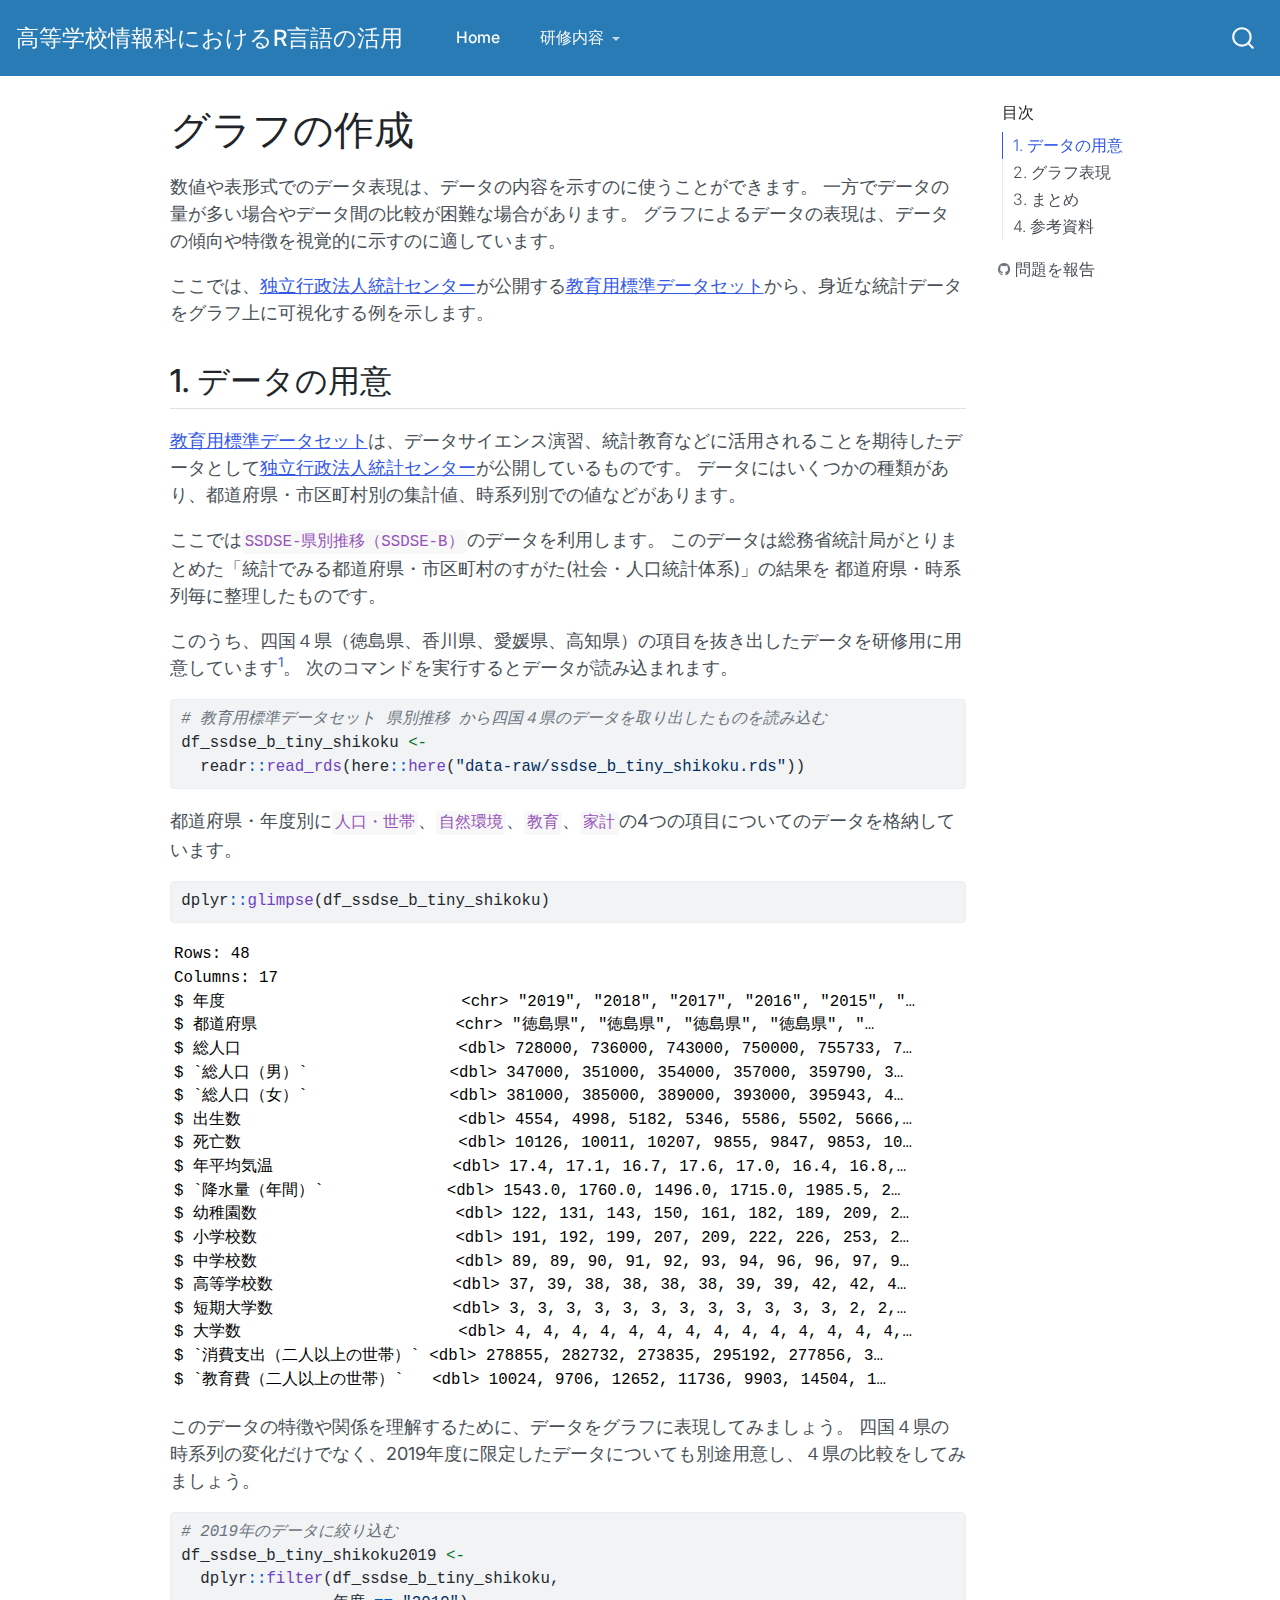
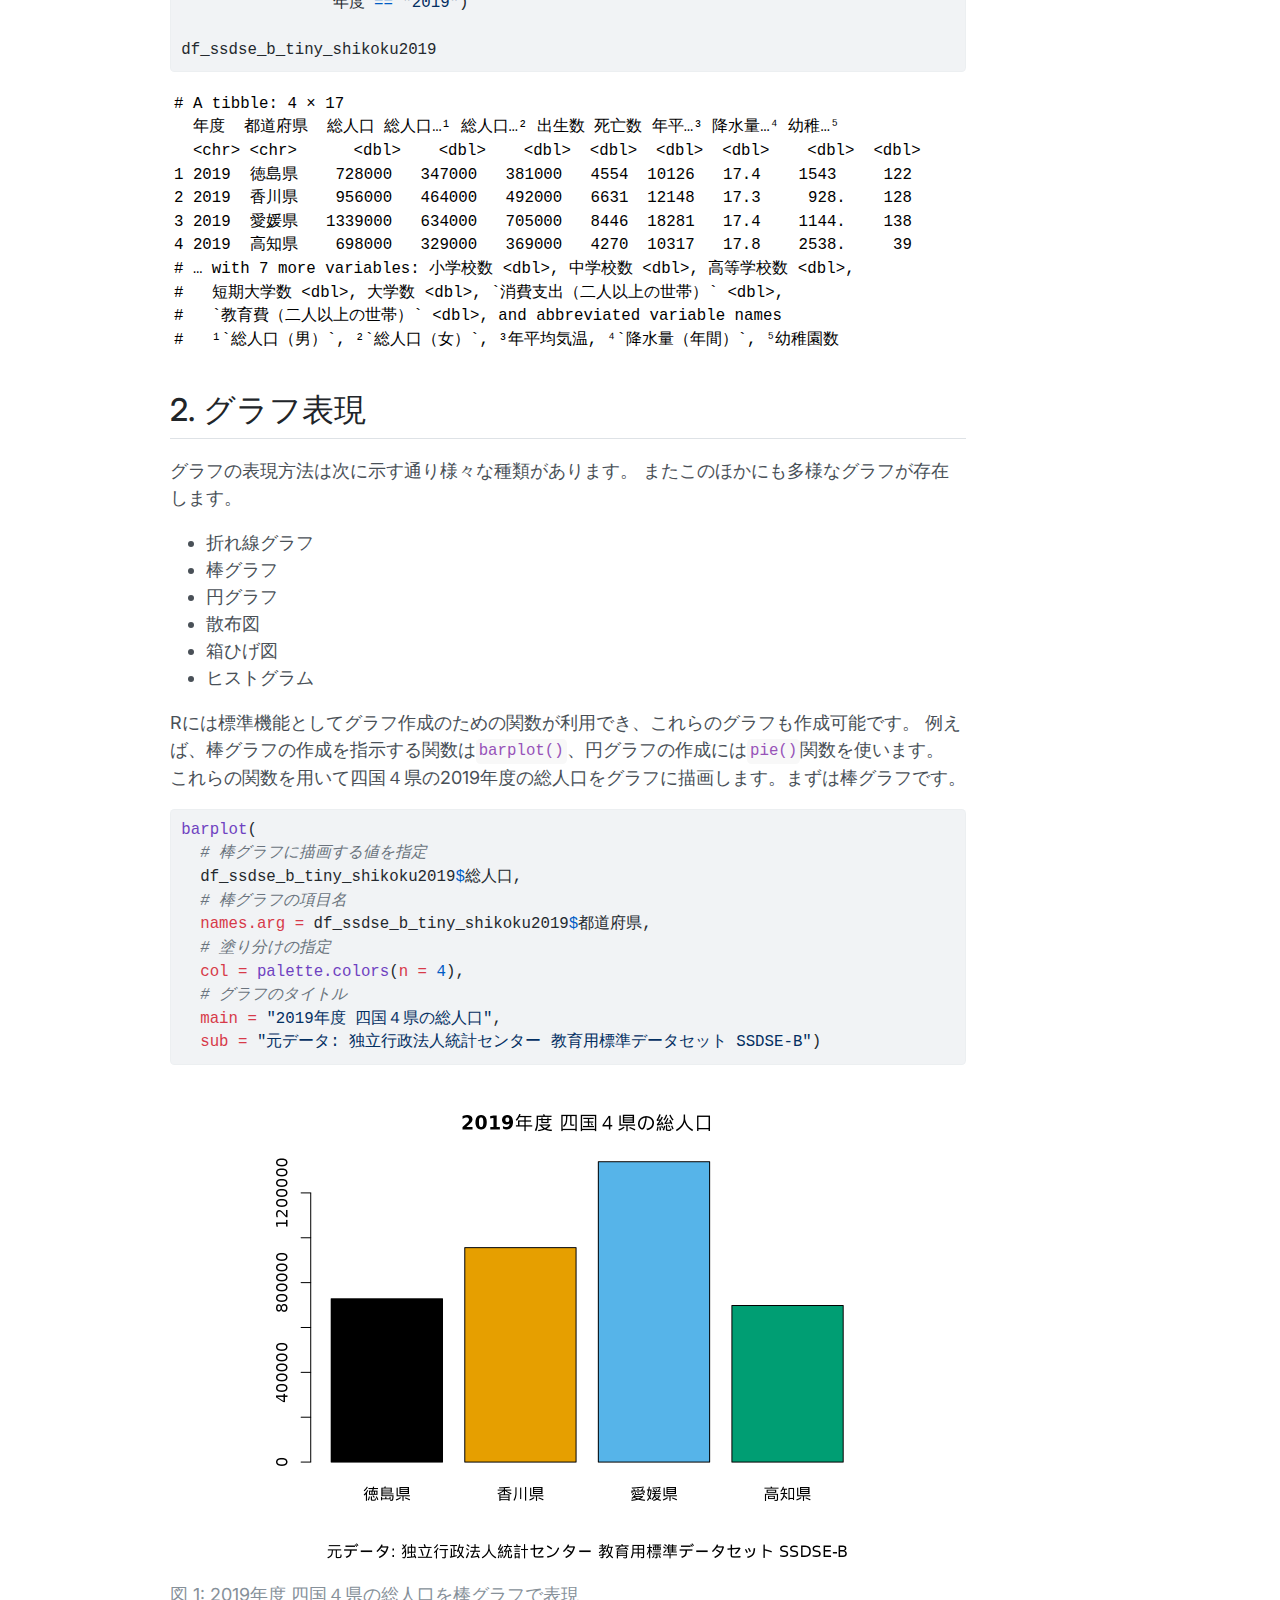
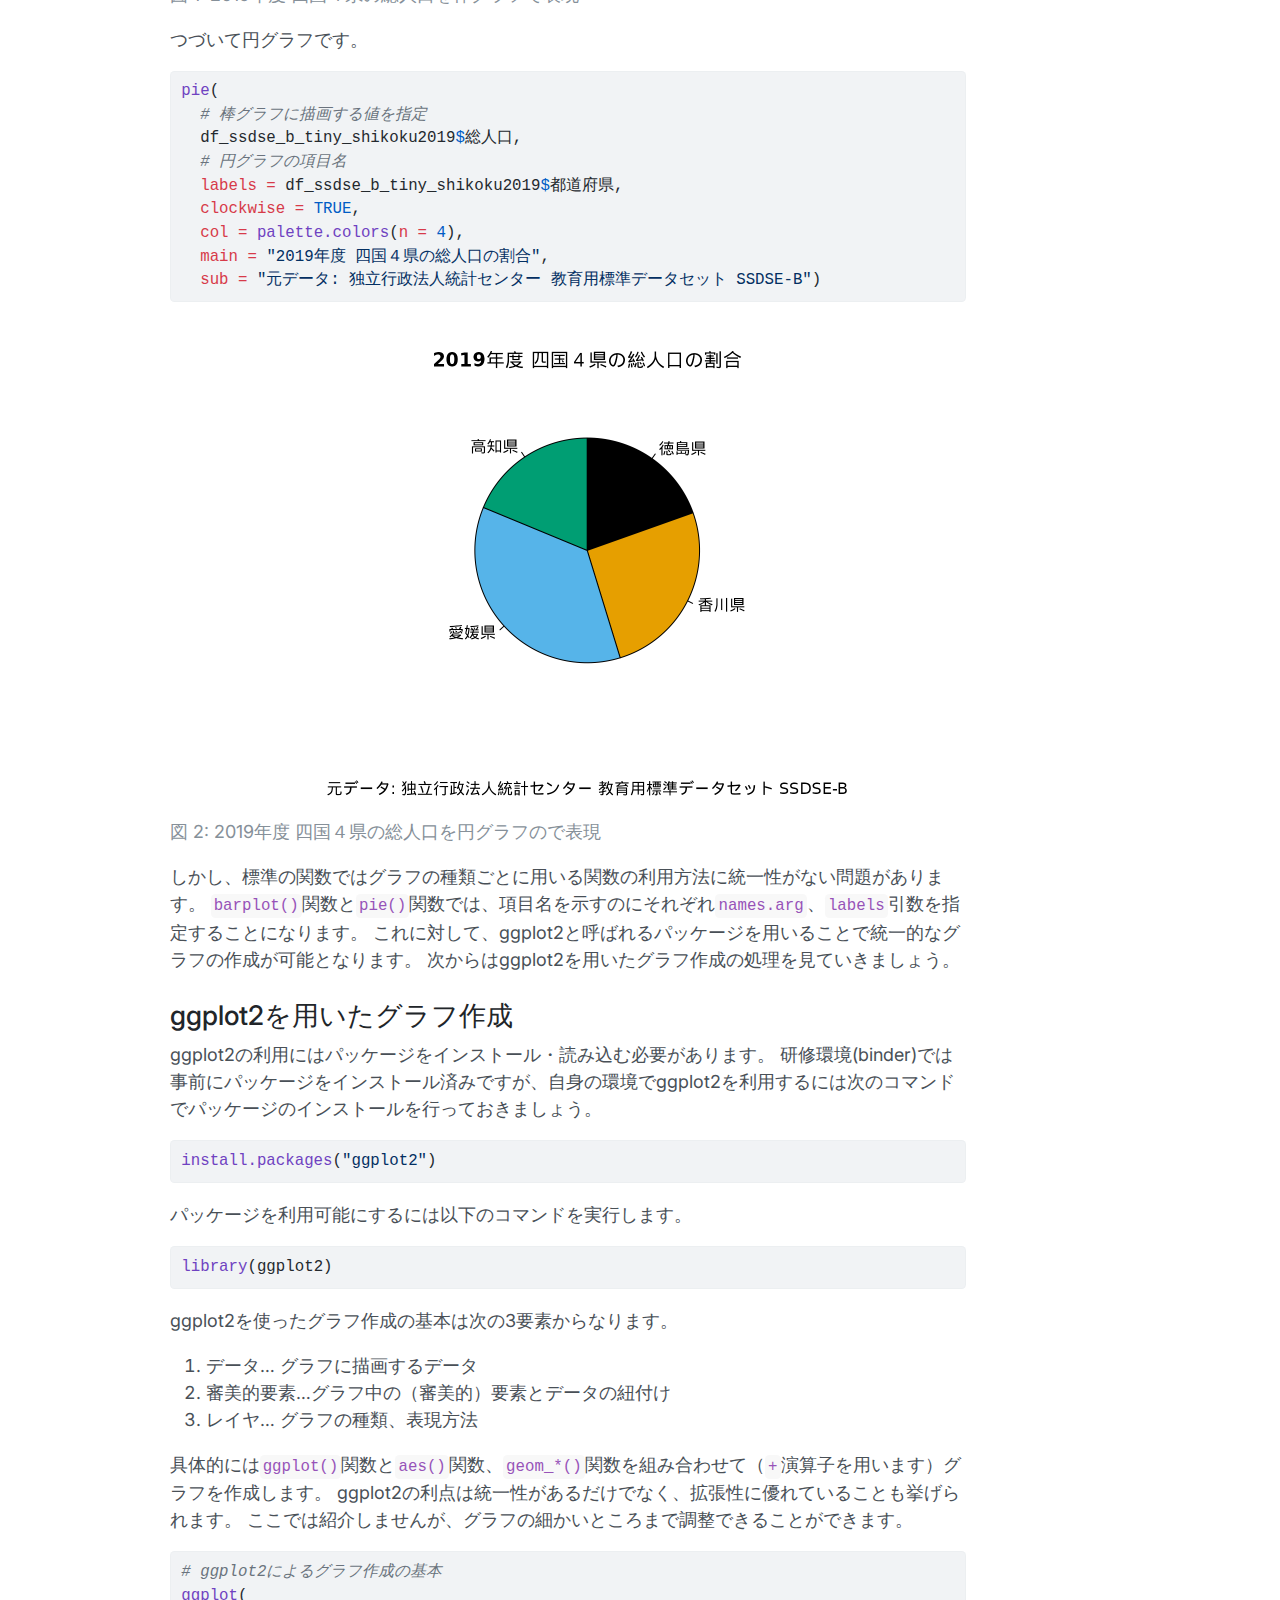
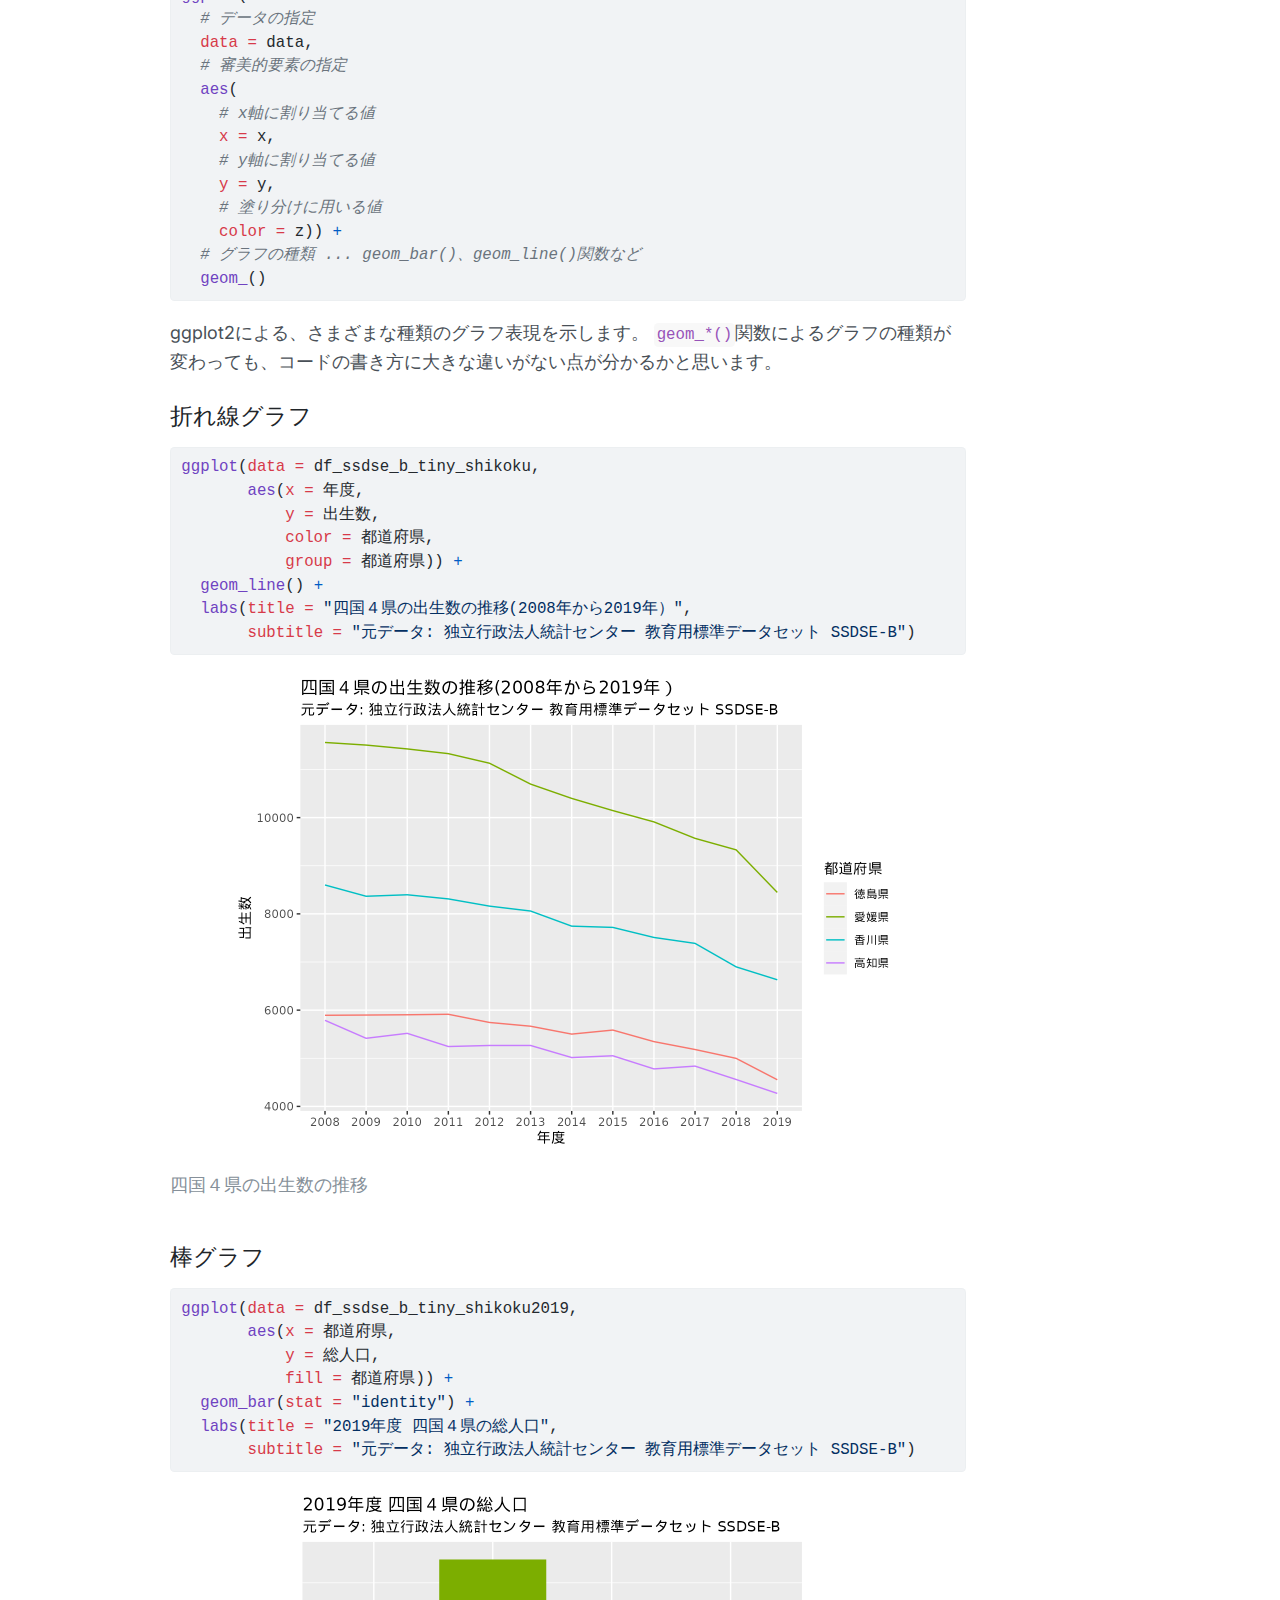
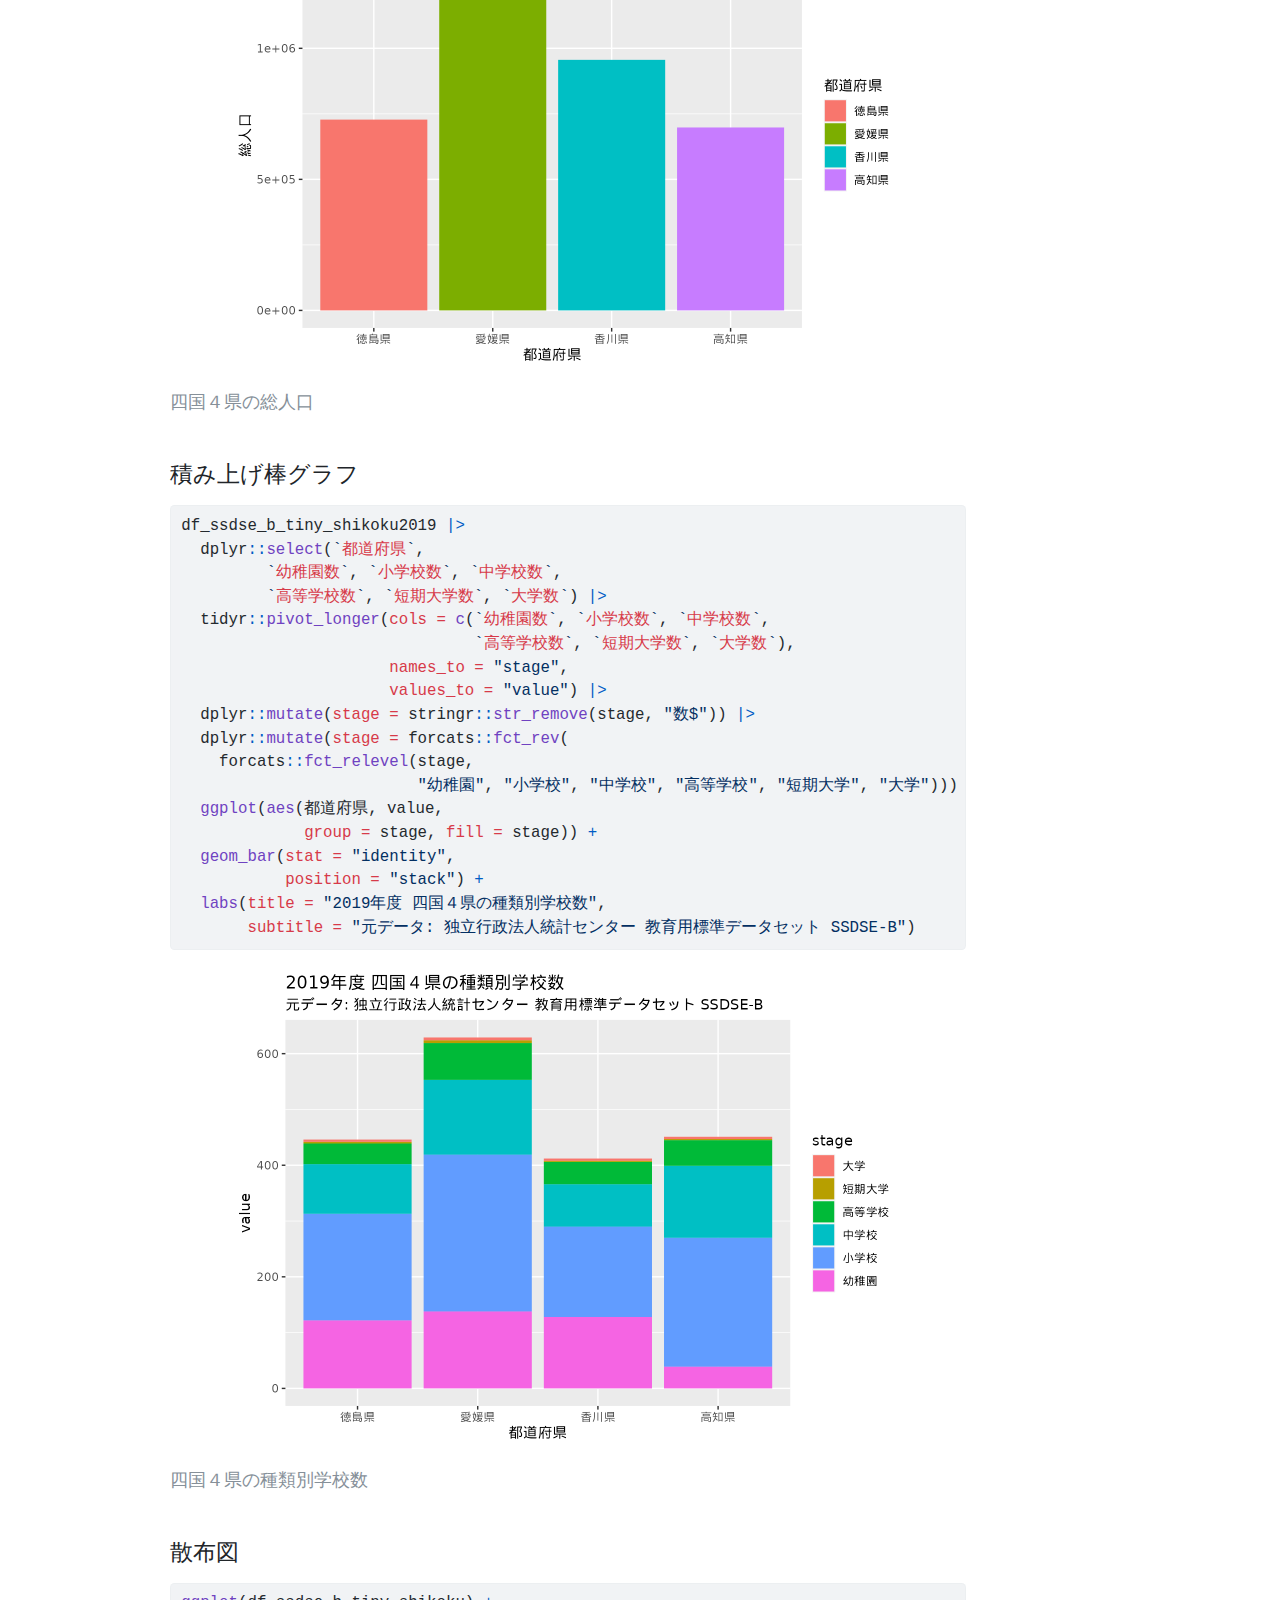
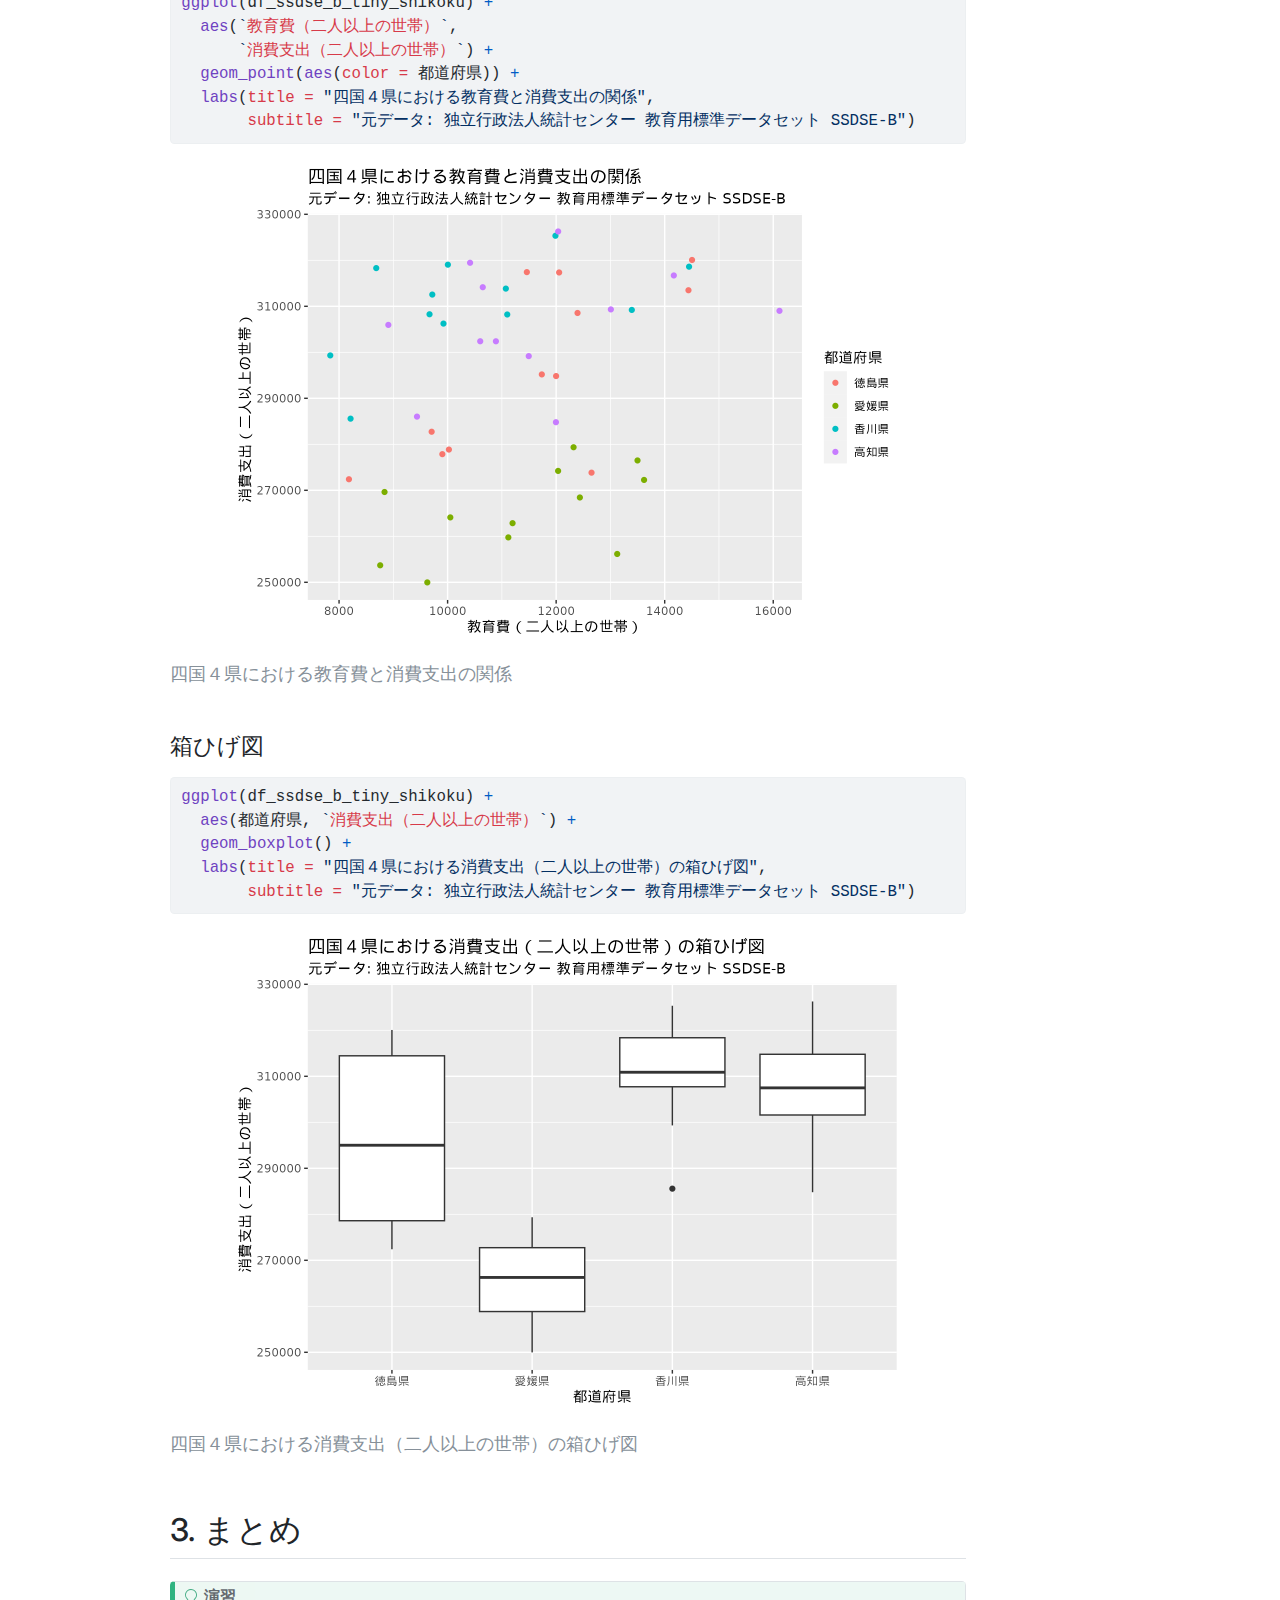
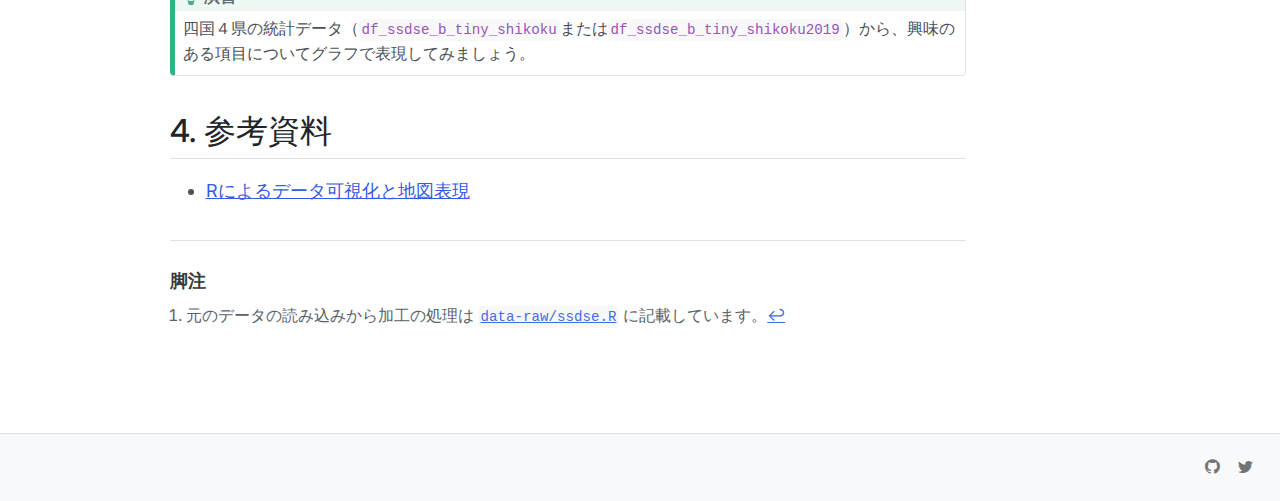
<file: plot.html>
<!DOCTYPE html>
<html xmlns="http://www.w3.org/1999/xhtml" lang="ja" xml:lang="ja"><head>

<meta charset="utf-8">
<meta name="generator" content="quarto-1.2.269">

<meta name="viewport" content="width=device-width, initial-scale=1.0, user-scalable=yes">


<title>高等学校情報科におけるR言語の活用 - グラフの作成</title>
<style>
code{white-space: pre-wrap;}
span.smallcaps{font-variant: small-caps;}
div.columns{display: flex; gap: min(4vw, 1.5em);}
div.column{flex: auto; overflow-x: auto;}
div.hanging-indent{margin-left: 1.5em; text-indent: -1.5em;}
ul.task-list{list-style: none;}
ul.task-list li input[type="checkbox"] {
  width: 0.8em;
  margin: 0 0.8em 0.2em -1.6em;
  vertical-align: middle;
}
pre > code.sourceCode { white-space: pre; position: relative; }
pre > code.sourceCode > span { display: inline-block; line-height: 1.25; }
pre > code.sourceCode > span:empty { height: 1.2em; }
.sourceCode { overflow: visible; }
code.sourceCode > span { color: inherit; text-decoration: inherit; }
div.sourceCode { margin: 1em 0; }
pre.sourceCode { margin: 0; }
@media screen {
div.sourceCode { overflow: auto; }
}
@media print {
pre > code.sourceCode { white-space: pre-wrap; }
pre > code.sourceCode > span { text-indent: -5em; padding-left: 5em; }
}
pre.numberSource code
  { counter-reset: source-line 0; }
pre.numberSource code > span
  { position: relative; left: -4em; counter-increment: source-line; }
pre.numberSource code > span > a:first-child::before
  { content: counter(source-line);
    position: relative; left: -1em; text-align: right; vertical-align: baseline;
    border: none; display: inline-block;
    -webkit-touch-callout: none; -webkit-user-select: none;
    -khtml-user-select: none; -moz-user-select: none;
    -ms-user-select: none; user-select: none;
    padding: 0 4px; width: 4em;
    color: #aaaaaa;
  }
pre.numberSource { margin-left: 3em; border-left: 1px solid #aaaaaa;  padding-left: 4px; }
div.sourceCode
  {   }
@media screen {
pre > code.sourceCode > span > a:first-child::before { text-decoration: underline; }
}
code span.al { color: #ff0000; font-weight: bold; } /* Alert */
code span.an { color: #60a0b0; font-weight: bold; font-style: italic; } /* Annotation */
code span.at { color: #7d9029; } /* Attribute */
code span.bn { color: #40a070; } /* BaseN */
code span.bu { color: #008000; } /* BuiltIn */
code span.cf { color: #007020; font-weight: bold; } /* ControlFlow */
code span.ch { color: #4070a0; } /* Char */
code span.cn { color: #880000; } /* Constant */
code span.co { color: #60a0b0; font-style: italic; } /* Comment */
code span.cv { color: #60a0b0; font-weight: bold; font-style: italic; } /* CommentVar */
code span.do { color: #ba2121; font-style: italic; } /* Documentation */
code span.dt { color: #902000; } /* DataType */
code span.dv { color: #40a070; } /* DecVal */
code span.er { color: #ff0000; font-weight: bold; } /* Error */
code span.ex { } /* Extension */
code span.fl { color: #40a070; } /* Float */
code span.fu { color: #06287e; } /* Function */
code span.im { color: #008000; font-weight: bold; } /* Import */
code span.in { color: #60a0b0; font-weight: bold; font-style: italic; } /* Information */
code span.kw { color: #007020; font-weight: bold; } /* Keyword */
code span.op { color: #666666; } /* Operator */
code span.ot { color: #007020; } /* Other */
code span.pp { color: #bc7a00; } /* Preprocessor */
code span.sc { color: #4070a0; } /* SpecialChar */
code span.ss { color: #bb6688; } /* SpecialString */
code span.st { color: #4070a0; } /* String */
code span.va { color: #19177c; } /* Variable */
code span.vs { color: #4070a0; } /* VerbatimString */
code span.wa { color: #60a0b0; font-weight: bold; font-style: italic; } /* Warning */
</style>


<script src="site_libs/quarto-nav/quarto-nav.js"></script>
<script src="site_libs/clipboard/clipboard.min.js"></script>
<script src="site_libs/quarto-search/autocomplete.umd.js"></script>
<script src="site_libs/quarto-search/fuse.min.js"></script>
<script src="site_libs/quarto-search/quarto-search.js"></script>
<meta name="quarto:offset" content="./">
<script src="site_libs/quarto-html/quarto.js"></script>
<script src="site_libs/quarto-html/popper.min.js"></script>
<script src="site_libs/quarto-html/tippy.umd.min.js"></script>
<script src="site_libs/quarto-html/anchor.min.js"></script>
<link href="site_libs/quarto-html/tippy.css" rel="stylesheet">
<link href="site_libs/quarto-html/quarto-syntax-highlighting.css" rel="stylesheet" id="quarto-text-highlighting-styles">
<script src="site_libs/bootstrap/bootstrap.min.js"></script>
<link href="site_libs/bootstrap/bootstrap-icons.css" rel="stylesheet">
<link href="site_libs/bootstrap/bootstrap.min.css" rel="stylesheet" id="quarto-bootstrap" data-mode="light">
<script id="quarto-search-options" type="application/json">{
  "location": "navbar",
  "copy-button": false,
  "collapse-after": 3,
  "panel-placement": "end",
  "type": "overlay",
  "limit": 20,
  "language": {
    "search-no-results-text": "一致なし",
    "search-matching-documents-text": "一致した文書",
    "search-copy-link-title": "検索へのリンクをコピー",
    "search-hide-matches-text": "追加の検索結果を非表示",
    "search-more-match-text": "追加の検索結果",
    "search-more-matches-text": "追加の検索結果",
    "search-clear-button-title": "消去",
    "search-detached-cancel-button-title": "取消",
    "search-submit-button-title": "検索"
  }
}</script>
<script async="" src="https://www.googletagmanager.com/gtag/js?id=G-TFYL3R3FJ1"></script>

<script type="text/javascript">

window.dataLayer = window.dataLayer || [];
function gtag(){dataLayer.push(arguments);}
gtag('js', new Date());
gtag('config', 'G-TFYL3R3FJ1', { 'anonymize_ip': true});
</script>


<meta property="og:title" content="高等学校情報科におけるR言語の活用 - グラフの作成">
<meta property="og:description" content="数値や表形式でのデータ表現は、データの内容を示すのに使うことができます。 一方でデータの量が多い場合やデータ間の比較が困難な場合があります。 グラフによるデータの表現は、データの傾向や特徴を視覚的に示すのに適しています。">
<meta property="og:site-name" content="高等学校情報科におけるR言語の活用">
<meta name="twitter:title" content="高等学校情報科におけるR言語の活用 - グラフの作成">
<meta name="twitter:description" content="数値や表形式でのデータ表現は、データの内容を示すのに使うことができます。 一方でデータの量が多い場合やデータ間の比較が困難な場合があります。 グラフによるデータの表現は、データの傾向や特徴を視覚的に示すのに適しています。">
<meta name="twitter:image" content="https://uribo.github.io/221208tskm_ed_training/images/twitter-card.png">
<meta name="twitter:creator" content="@u_ribo">
<meta name="twitter:image-height" content="600">
<meta name="twitter:image-width" content="1200">
<meta name="twitter:card" content="summary_large_image">
</head>

<body class="nav-fixed">

<div id="quarto-search-results"></div>
  <header id="quarto-header" class="headroom fixed-top">
    <nav class="navbar navbar-expand-lg navbar-dark ">
      <div class="navbar-container container-fluid">
      <div class="navbar-brand-container">
    <a class="navbar-brand" href="./index.html">
    <span class="navbar-title">高等学校情報科におけるR言語の活用</span>
    </a>
  </div>
          <button class="navbar-toggler" type="button" data-bs-toggle="collapse" data-bs-target="#navbarCollapse" aria-controls="navbarCollapse" aria-expanded="false" aria-label="Toggle navigation" onclick="if (window.quartoToggleHeadroom) { window.quartoToggleHeadroom(); }">
  <span class="navbar-toggler-icon"></span>
</button>
          <div class="collapse navbar-collapse" id="navbarCollapse">
            <ul class="navbar-nav navbar-nav-scroll me-auto">
  <li class="nav-item">
    <a class="nav-link" href="./index.html">
 <span class="menu-text">Home</span></a>
  </li>  
  <li class="nav-item dropdown ">
    <a class="nav-link dropdown-toggle" href="#" id="nav-menu-" role="button" data-bs-toggle="dropdown" aria-expanded="false">
 <span class="menu-text">研修内容</span>
    </a>
    <ul class="dropdown-menu" aria-labelledby="nav-menu-">    
        <li>
    <a class="dropdown-item" href="./plot.html">
 <span class="dropdown-text">1. グラフの作成</span></a>
  </li>  
        <li>
    <a class="dropdown-item" href="./shelter.html">
 <span class="dropdown-text">2. オープンデータの活用</span></a>
  </li>  
        <li>
    <a class="dropdown-item" href="./mapping.html">
 <span class="dropdown-text">3. 地図へのマッピング</span></a>
  </li>  
        <li>
    <a class="dropdown-item" href="./report.html">
 <span class="dropdown-text">4. レポート作成</span></a>
  </li>  
    </ul>
  </li>
</ul>
              <div id="quarto-search" class="" title="Search"></div>
          </div> <!-- /navcollapse -->
      </div> <!-- /container-fluid -->
    </nav>
</header>
<!-- content -->
<div id="quarto-content" class="quarto-container page-columns page-rows-contents page-layout-article page-navbar">
<!-- sidebar -->
<!-- margin-sidebar -->
    <div id="quarto-margin-sidebar" class="sidebar margin-sidebar">
        <nav id="TOC" role="doc-toc" class="toc-active">
    <h2 id="toc-title">目次</h2>
   
  <ul>
  <li><a href="#データの用意" id="toc-データの用意" class="nav-link active" data-scroll-target="#データの用意">1. データの用意</a></li>
  <li><a href="#グラフ表現" id="toc-グラフ表現" class="nav-link" data-scroll-target="#グラフ表現">2. グラフ表現</a>
  <ul class="collapse">
  <li><a href="#ggplot2を用いたグラフ作成" id="toc-ggplot2を用いたグラフ作成" class="nav-link" data-scroll-target="#ggplot2を用いたグラフ作成">ggplot2を用いたグラフ作成</a></li>
  </ul></li>
  <li><a href="#まとめ" id="toc-まとめ" class="nav-link" data-scroll-target="#まとめ">3. まとめ</a></li>
  <li><a href="#参考資料" id="toc-参考資料" class="nav-link" data-scroll-target="#参考資料">4. 参考資料</a></li>
  </ul>
<div class="toc-actions"><div><i class="bi bi-github"></i></div><div class="action-links"><p><a href="https://github.com/uribo/221208tskm_ed_training/issues/new" class="toc-action">問題を報告</a></p></div></div></nav>
    </div>
<!-- main -->
<main class="content" id="quarto-document-content">

<header id="title-block-header" class="quarto-title-block default">
<div class="quarto-title">
<h1 class="title">グラフの作成</h1>
</div>



<div class="quarto-title-meta">

    
  
    
  </div>
  

</header>

<p>数値や表形式でのデータ表現は、データの内容を示すのに使うことができます。 一方でデータの量が多い場合やデータ間の比較が困難な場合があります。 グラフによるデータの表現は、データの傾向や特徴を視覚的に示すのに適しています。</p>
<p>ここでは、<a href="https://www.nstac.go.jp">独立行政法人統計センター</a>が公開する<a href="https://www.nstac.go.jp/use/literacy/ssdse/">教育用標準データセット</a>から、身近な統計データをグラフ上に可視化する例を示します。</p>
<section id="データの用意" class="level2">
<h2 class="anchored" data-anchor-id="データの用意">1. データの用意</h2>
<p><a href="https://www.nstac.go.jp/use/literacy/ssdse/">教育用標準データセット</a>は、データサイエンス演習、統計教育などに活用されることを期待したデータとして<a href="https://www.nstac.go.jp">独立行政法人統計センター</a>が公開しているものです。 データにはいくつかの種類があり、都道府県・市区町村別の集計値、時系列別での値などがあります。</p>
<p>ここでは<code>SSDSE-県別推移（SSDSE-B）</code>のデータを利用します。 このデータは総務省統計局がとりまとめた「統計でみる都道府県・市区町村のすがた(社会・人口統計体系)」の結果を 都道府県・時系列毎に整理したものです。</p>
<p>このうち、四国４県（徳島県、香川県、愛媛県、高知県）の項目を抜き出したデータを研修用に用意しています<a href="#fn1" class="footnote-ref" id="fnref1" role="doc-noteref"><sup>1</sup></a>。 次のコマンドを実行するとデータが読み込まれます。</p>
<div class="cell">
<div class="sourceCode cell-code" id="cb1"><pre class="sourceCode r code-with-copy"><code class="sourceCode r"><span id="cb1-1"><a href="#cb1-1" aria-hidden="true" tabindex="-1"></a><span class="co"># 教育用標準データセット 県別推移 から四国４県のデータを取り出したものを読み込む</span></span>
<span id="cb1-2"><a href="#cb1-2" aria-hidden="true" tabindex="-1"></a>df_ssdse_b_tiny_shikoku <span class="ot">&lt;-</span></span>
<span id="cb1-3"><a href="#cb1-3" aria-hidden="true" tabindex="-1"></a>  readr<span class="sc">::</span><span class="fu">read_rds</span>(here<span class="sc">::</span><span class="fu">here</span>(<span class="st">"data-raw/ssdse_b_tiny_shikoku.rds"</span>))</span></code><button title="コピー" class="code-copy-button"><i class="bi"></i></button></pre></div>
</div>
<p>都道府県・年度別に<code>人口・世帯</code>、<code>自然環境</code>、<code>教育</code>、<code>家計</code>の4つの項目についてのデータを格納しています。</p>
<div class="cell">
<div class="sourceCode cell-code" id="cb2"><pre class="sourceCode r code-with-copy"><code class="sourceCode r"><span id="cb2-1"><a href="#cb2-1" aria-hidden="true" tabindex="-1"></a>dplyr<span class="sc">::</span><span class="fu">glimpse</span>(df_ssdse_b_tiny_shikoku)</span></code><button title="コピー" class="code-copy-button"><i class="bi"></i></button></pre></div>
<div class="cell-output cell-output-stdout">
<pre><code>Rows: 48
Columns: 17
$ 年度                         &lt;chr&gt; "2019", "2018", "2017", "2016", "2015", "…
$ 都道府県                     &lt;chr&gt; "徳島県", "徳島県", "徳島県", "徳島県", "…
$ 総人口                       &lt;dbl&gt; 728000, 736000, 743000, 750000, 755733, 7…
$ `総人口（男）`               &lt;dbl&gt; 347000, 351000, 354000, 357000, 359790, 3…
$ `総人口（女）`               &lt;dbl&gt; 381000, 385000, 389000, 393000, 395943, 4…
$ 出生数                       &lt;dbl&gt; 4554, 4998, 5182, 5346, 5586, 5502, 5666,…
$ 死亡数                       &lt;dbl&gt; 10126, 10011, 10207, 9855, 9847, 9853, 10…
$ 年平均気温                   &lt;dbl&gt; 17.4, 17.1, 16.7, 17.6, 17.0, 16.4, 16.8,…
$ `降水量（年間）`             &lt;dbl&gt; 1543.0, 1760.0, 1496.0, 1715.0, 1985.5, 2…
$ 幼稚園数                     &lt;dbl&gt; 122, 131, 143, 150, 161, 182, 189, 209, 2…
$ 小学校数                     &lt;dbl&gt; 191, 192, 199, 207, 209, 222, 226, 253, 2…
$ 中学校数                     &lt;dbl&gt; 89, 89, 90, 91, 92, 93, 94, 96, 96, 97, 9…
$ 高等学校数                   &lt;dbl&gt; 37, 39, 38, 38, 38, 38, 39, 39, 42, 42, 4…
$ 短期大学数                   &lt;dbl&gt; 3, 3, 3, 3, 3, 3, 3, 3, 3, 3, 3, 3, 2, 2,…
$ 大学数                       &lt;dbl&gt; 4, 4, 4, 4, 4, 4, 4, 4, 4, 4, 4, 4, 4, 4,…
$ `消費支出（二人以上の世帯）` &lt;dbl&gt; 278855, 282732, 273835, 295192, 277856, 3…
$ `教育費（二人以上の世帯）`   &lt;dbl&gt; 10024, 9706, 12652, 11736, 9903, 14504, 1…</code></pre>
</div>
</div>
<p>このデータの特徴や関係を理解するために、データをグラフに表現してみましょう。 四国４県の時系列の変化だけでなく、2019年度に限定したデータについても別途用意し、４県の比較をしてみましょう。</p>
<div class="cell">
<div class="sourceCode cell-code" id="cb4"><pre class="sourceCode r code-with-copy"><code class="sourceCode r"><span id="cb4-1"><a href="#cb4-1" aria-hidden="true" tabindex="-1"></a><span class="co"># 2019年のデータに絞り込む</span></span>
<span id="cb4-2"><a href="#cb4-2" aria-hidden="true" tabindex="-1"></a>df_ssdse_b_tiny_shikoku2019 <span class="ot">&lt;-</span> </span>
<span id="cb4-3"><a href="#cb4-3" aria-hidden="true" tabindex="-1"></a>  dplyr<span class="sc">::</span><span class="fu">filter</span>(df_ssdse_b_tiny_shikoku,</span>
<span id="cb4-4"><a href="#cb4-4" aria-hidden="true" tabindex="-1"></a>                年度 <span class="sc">==</span> <span class="st">"2019"</span>)</span>
<span id="cb4-5"><a href="#cb4-5" aria-hidden="true" tabindex="-1"></a></span>
<span id="cb4-6"><a href="#cb4-6" aria-hidden="true" tabindex="-1"></a>df_ssdse_b_tiny_shikoku2019</span></code><button title="コピー" class="code-copy-button"><i class="bi"></i></button></pre></div>
<div class="cell-output cell-output-stdout">
<pre><code># A tibble: 4 × 17
  年度  都道府県  総人口 総人口…¹ 総人口…² 出生数 死亡数 年平…³ 降水量…⁴ 幼稚…⁵
  &lt;chr&gt; &lt;chr&gt;      &lt;dbl&gt;    &lt;dbl&gt;    &lt;dbl&gt;  &lt;dbl&gt;  &lt;dbl&gt;  &lt;dbl&gt;    &lt;dbl&gt;  &lt;dbl&gt;
1 2019  徳島県    728000   347000   381000   4554  10126   17.4    1543     122
2 2019  香川県    956000   464000   492000   6631  12148   17.3     928.    128
3 2019  愛媛県   1339000   634000   705000   8446  18281   17.4    1144.    138
4 2019  高知県    698000   329000   369000   4270  10317   17.8    2538.     39
# … with 7 more variables: 小学校数 &lt;dbl&gt;, 中学校数 &lt;dbl&gt;, 高等学校数 &lt;dbl&gt;,
#   短期大学数 &lt;dbl&gt;, 大学数 &lt;dbl&gt;, `消費支出（二人以上の世帯）` &lt;dbl&gt;,
#   `教育費（二人以上の世帯）` &lt;dbl&gt;, and abbreviated variable names
#   ¹​`総人口（男）`, ²​`総人口（女）`, ³​年平均気温, ⁴​`降水量（年間）`, ⁵​幼稚園数</code></pre>
</div>
</div>
</section>
<section id="グラフ表現" class="level2">
<h2 class="anchored" data-anchor-id="グラフ表現">2. グラフ表現</h2>
<p>グラフの表現方法は次に示す通り様々な種類があります。 またこのほかにも多様なグラフが存在します。</p>
<ul>
<li>折れ線グラフ</li>
<li>棒グラフ</li>
<li>円グラフ</li>
<li>散布図</li>
<li>箱ひげ図</li>
<li>ヒストグラム</li>
</ul>
<p>Rには標準機能としてグラフ作成のための関数が利用でき、これらのグラフも作成可能です。 例えば、棒グラフの作成を指示する関数は<code>barplot()</code>、円グラフの作成には<code>pie()</code>関数を使います。 これらの関数を用いて四国４県の2019年度の総人口をグラフに描画します。まずは棒グラフです。</p>
<div class="cell">
<div class="sourceCode cell-code" id="cb6"><pre class="sourceCode r code-with-copy"><code class="sourceCode r"><span id="cb6-1"><a href="#cb6-1" aria-hidden="true" tabindex="-1"></a><span class="fu">barplot</span>(</span>
<span id="cb6-2"><a href="#cb6-2" aria-hidden="true" tabindex="-1"></a>  <span class="co"># 棒グラフに描画する値を指定</span></span>
<span id="cb6-3"><a href="#cb6-3" aria-hidden="true" tabindex="-1"></a>  df_ssdse_b_tiny_shikoku2019<span class="sc">$</span>総人口,</span>
<span id="cb6-4"><a href="#cb6-4" aria-hidden="true" tabindex="-1"></a>  <span class="co"># 棒グラフの項目名</span></span>
<span id="cb6-5"><a href="#cb6-5" aria-hidden="true" tabindex="-1"></a>  <span class="at">names.arg =</span> df_ssdse_b_tiny_shikoku2019<span class="sc">$</span>都道府県,</span>
<span id="cb6-6"><a href="#cb6-6" aria-hidden="true" tabindex="-1"></a>  <span class="co"># 塗り分けの指定</span></span>
<span id="cb6-7"><a href="#cb6-7" aria-hidden="true" tabindex="-1"></a>  <span class="at">col =</span> <span class="fu">palette.colors</span>(<span class="at">n =</span> <span class="dv">4</span>),</span>
<span id="cb6-8"><a href="#cb6-8" aria-hidden="true" tabindex="-1"></a>  <span class="co"># グラフのタイトル</span></span>
<span id="cb6-9"><a href="#cb6-9" aria-hidden="true" tabindex="-1"></a>  <span class="at">main =</span> <span class="st">"2019年度 四国４県の総人口"</span>,</span>
<span id="cb6-10"><a href="#cb6-10" aria-hidden="true" tabindex="-1"></a>  <span class="at">sub =</span> <span class="st">"元データ: 独立行政法人統計センター 教育用標準データセット SSDSE-B"</span>)</span></code><button title="コピー" class="code-copy-button"><i class="bi"></i></button></pre></div>
<div class="cell-output-display">
<div id="fig-barplot" class="quarto-figure quarto-figure-center anchored">
<figure class="figure">
<p><img src="plot_files/figure-html/fig-barplot-1.png" class="img-fluid figure-img" width="672"></p>
<p></p><figcaption class="figure-caption">図&nbsp;1: 2019年度 四国４県の総人口を棒グラフで表現</figcaption><p></p>
</figure>
</div>
</div>
</div>
<p>つづいて円グラフです。</p>
<div class="cell">
<div class="sourceCode cell-code" id="cb7"><pre class="sourceCode r code-with-copy"><code class="sourceCode r"><span id="cb7-1"><a href="#cb7-1" aria-hidden="true" tabindex="-1"></a><span class="fu">pie</span>(</span>
<span id="cb7-2"><a href="#cb7-2" aria-hidden="true" tabindex="-1"></a>  <span class="co"># 棒グラフに描画する値を指定</span></span>
<span id="cb7-3"><a href="#cb7-3" aria-hidden="true" tabindex="-1"></a>  df_ssdse_b_tiny_shikoku2019<span class="sc">$</span>総人口,</span>
<span id="cb7-4"><a href="#cb7-4" aria-hidden="true" tabindex="-1"></a>  <span class="co"># 円グラフの項目名</span></span>
<span id="cb7-5"><a href="#cb7-5" aria-hidden="true" tabindex="-1"></a>  <span class="at">labels =</span> df_ssdse_b_tiny_shikoku2019<span class="sc">$</span>都道府県,</span>
<span id="cb7-6"><a href="#cb7-6" aria-hidden="true" tabindex="-1"></a>  <span class="at">clockwise =</span> <span class="cn">TRUE</span>,</span>
<span id="cb7-7"><a href="#cb7-7" aria-hidden="true" tabindex="-1"></a>  <span class="at">col =</span> <span class="fu">palette.colors</span>(<span class="at">n =</span> <span class="dv">4</span>),</span>
<span id="cb7-8"><a href="#cb7-8" aria-hidden="true" tabindex="-1"></a>  <span class="at">main =</span> <span class="st">"2019年度 四国４県の総人口の割合"</span>,</span>
<span id="cb7-9"><a href="#cb7-9" aria-hidden="true" tabindex="-1"></a>  <span class="at">sub =</span> <span class="st">"元データ: 独立行政法人統計センター 教育用標準データセット SSDSE-B"</span>)</span></code><button title="コピー" class="code-copy-button"><i class="bi"></i></button></pre></div>
<div class="cell-output-display">
<div id="fig-piechart" class="quarto-figure quarto-figure-center anchored">
<figure class="figure">
<p><img src="plot_files/figure-html/fig-piechart-1.png" class="img-fluid figure-img" width="672"></p>
<p></p><figcaption class="figure-caption">図&nbsp;2: 2019年度 四国４県の総人口を円グラフので表現</figcaption><p></p>
</figure>
</div>
</div>
</div>
<p>しかし、標準の関数ではグラフの種類ごとに用いる関数の利用方法に統一性がない問題があります。 <code>barplot()</code>関数と<code>pie()</code>関数では、項目名を示すのにそれぞれ<code>names.arg</code>、<code>labels</code>引数を指定することになります。 これに対して、ggplot2と呼ばれるパッケージを用いることで統一的なグラフの作成が可能となります。 次からはggplot2を用いたグラフ作成の処理を見ていきましょう。</p>
<section id="ggplot2を用いたグラフ作成" class="level3">
<h3 class="anchored" data-anchor-id="ggplot2を用いたグラフ作成">ggplot2を用いたグラフ作成</h3>
<p>ggplot2の利用にはパッケージをインストール・読み込む必要があります。 研修環境(binder)では事前にパッケージをインストール済みですが、自身の環境でggplot2を利用するには次のコマンドでパッケージのインストールを行っておきましょう。</p>
<div class="cell">
<div class="sourceCode cell-code" id="cb8"><pre class="sourceCode r code-with-copy"><code class="sourceCode r"><span id="cb8-1"><a href="#cb8-1" aria-hidden="true" tabindex="-1"></a><span class="fu">install.packages</span>(<span class="st">"ggplot2"</span>)</span></code><button title="コピー" class="code-copy-button"><i class="bi"></i></button></pre></div>
</div>
<p>パッケージを利用可能にするには以下のコマンドを実行します。</p>
<div class="cell">
<div class="sourceCode cell-code" id="cb9"><pre class="sourceCode r code-with-copy"><code class="sourceCode r"><span id="cb9-1"><a href="#cb9-1" aria-hidden="true" tabindex="-1"></a><span class="fu">library</span>(ggplot2)</span></code><button title="コピー" class="code-copy-button"><i class="bi"></i></button></pre></div>
</div>
<p>ggplot2を使ったグラフ作成の基本は次の3要素からなります。</p>
<ol type="1">
<li>データ… グラフに描画するデータ</li>
<li>審美的要素…グラフ中の（審美的）要素とデータの紐付け</li>
<li>レイヤ… グラフの種類、表現方法</li>
</ol>
<p>具体的には<code>ggplot()</code>関数と<code>aes()</code>関数、<code>geom_*()</code>関数を組み合わせて（<code>+</code>演算子を用います）グラフを作成します。 ggplot2の利点は統一性があるだけでなく、拡張性に優れていることも挙げられます。 ここでは紹介しませんが、グラフの細かいところまで調整できることができます。</p>
<div class="cell">
<div class="sourceCode cell-code" id="cb10"><pre class="sourceCode r code-with-copy"><code class="sourceCode r"><span id="cb10-1"><a href="#cb10-1" aria-hidden="true" tabindex="-1"></a><span class="co"># ggplot2によるグラフ作成の基本</span></span>
<span id="cb10-2"><a href="#cb10-2" aria-hidden="true" tabindex="-1"></a><span class="fu">ggplot</span>(</span>
<span id="cb10-3"><a href="#cb10-3" aria-hidden="true" tabindex="-1"></a>  <span class="co"># データの指定</span></span>
<span id="cb10-4"><a href="#cb10-4" aria-hidden="true" tabindex="-1"></a>  <span class="at">data =</span> data,</span>
<span id="cb10-5"><a href="#cb10-5" aria-hidden="true" tabindex="-1"></a>  <span class="co"># 審美的要素の指定</span></span>
<span id="cb10-6"><a href="#cb10-6" aria-hidden="true" tabindex="-1"></a>  <span class="fu">aes</span>(</span>
<span id="cb10-7"><a href="#cb10-7" aria-hidden="true" tabindex="-1"></a>    <span class="co"># x軸に割り当てる値</span></span>
<span id="cb10-8"><a href="#cb10-8" aria-hidden="true" tabindex="-1"></a>    <span class="at">x =</span> x, </span>
<span id="cb10-9"><a href="#cb10-9" aria-hidden="true" tabindex="-1"></a>    <span class="co"># y軸に割り当てる値</span></span>
<span id="cb10-10"><a href="#cb10-10" aria-hidden="true" tabindex="-1"></a>    <span class="at">y =</span> y,</span>
<span id="cb10-11"><a href="#cb10-11" aria-hidden="true" tabindex="-1"></a>    <span class="co"># 塗り分けに用いる値</span></span>
<span id="cb10-12"><a href="#cb10-12" aria-hidden="true" tabindex="-1"></a>    <span class="at">color =</span> z)) <span class="sc">+</span></span>
<span id="cb10-13"><a href="#cb10-13" aria-hidden="true" tabindex="-1"></a>  <span class="co"># グラフの種類 ... geom_bar()、geom_line()関数など</span></span>
<span id="cb10-14"><a href="#cb10-14" aria-hidden="true" tabindex="-1"></a>  <span class="fu">geom_</span>()</span></code><button title="コピー" class="code-copy-button"><i class="bi"></i></button></pre></div>
</div>
<p>ggplot2による、さまざまな種類のグラフ表現を示します。 <code>geom_*()</code>関数によるグラフの種類が変わっても、コードの書き方に大きな違いがない点が分かるかと思います。</p>
<section id="折れ線グラフ" class="level4">
<h4 class="anchored" data-anchor-id="折れ線グラフ">折れ線グラフ</h4>
<div class="cell">
<div class="sourceCode cell-code" id="cb11"><pre class="sourceCode r code-with-copy"><code class="sourceCode r"><span id="cb11-1"><a href="#cb11-1" aria-hidden="true" tabindex="-1"></a><span class="fu">ggplot</span>(<span class="at">data =</span> df_ssdse_b_tiny_shikoku,</span>
<span id="cb11-2"><a href="#cb11-2" aria-hidden="true" tabindex="-1"></a>       <span class="fu">aes</span>(<span class="at">x =</span> 年度, </span>
<span id="cb11-3"><a href="#cb11-3" aria-hidden="true" tabindex="-1"></a>           <span class="at">y =</span> 出生数, </span>
<span id="cb11-4"><a href="#cb11-4" aria-hidden="true" tabindex="-1"></a>           <span class="at">color =</span> 都道府県,</span>
<span id="cb11-5"><a href="#cb11-5" aria-hidden="true" tabindex="-1"></a>           <span class="at">group =</span> 都道府県)) <span class="sc">+</span></span>
<span id="cb11-6"><a href="#cb11-6" aria-hidden="true" tabindex="-1"></a>  <span class="fu">geom_line</span>() <span class="sc">+</span></span>
<span id="cb11-7"><a href="#cb11-7" aria-hidden="true" tabindex="-1"></a>  <span class="fu">labs</span>(<span class="at">title =</span> <span class="st">"四国４県の出生数の推移(2008年から2019年）"</span>,</span>
<span id="cb11-8"><a href="#cb11-8" aria-hidden="true" tabindex="-1"></a>       <span class="at">subtitle =</span> <span class="st">"元データ: 独立行政法人統計センター 教育用標準データセット SSDSE-B"</span>)</span></code><button title="コピー" class="code-copy-button"><i class="bi"></i></button></pre></div>
<div class="cell-output-display">
<div class="quarto-figure quarto-figure-center">
<figure class="figure">
<p><img src="plot_files/figure-html/ggplot2-line-1.png" class="img-fluid figure-img" width="672"></p>
<p></p><figcaption class="figure-caption">四国４県の出生数の推移</figcaption><p></p>
</figure>
</div>
</div>
</div>
</section>
<section id="棒グラフ" class="level4">
<h4 class="anchored" data-anchor-id="棒グラフ">棒グラフ</h4>
<div class="cell">
<div class="sourceCode cell-code" id="cb12"><pre class="sourceCode r code-with-copy"><code class="sourceCode r"><span id="cb12-1"><a href="#cb12-1" aria-hidden="true" tabindex="-1"></a><span class="fu">ggplot</span>(<span class="at">data =</span> df_ssdse_b_tiny_shikoku2019,</span>
<span id="cb12-2"><a href="#cb12-2" aria-hidden="true" tabindex="-1"></a>       <span class="fu">aes</span>(<span class="at">x =</span> 都道府県, </span>
<span id="cb12-3"><a href="#cb12-3" aria-hidden="true" tabindex="-1"></a>           <span class="at">y =</span> 総人口,</span>
<span id="cb12-4"><a href="#cb12-4" aria-hidden="true" tabindex="-1"></a>           <span class="at">fill =</span> 都道府県)) <span class="sc">+</span></span>
<span id="cb12-5"><a href="#cb12-5" aria-hidden="true" tabindex="-1"></a>  <span class="fu">geom_bar</span>(<span class="at">stat =</span> <span class="st">"identity"</span>) <span class="sc">+</span></span>
<span id="cb12-6"><a href="#cb12-6" aria-hidden="true" tabindex="-1"></a>  <span class="fu">labs</span>(<span class="at">title =</span> <span class="st">"2019年度 四国４県の総人口"</span>,</span>
<span id="cb12-7"><a href="#cb12-7" aria-hidden="true" tabindex="-1"></a>       <span class="at">subtitle =</span> <span class="st">"元データ: 独立行政法人統計センター 教育用標準データセット SSDSE-B"</span>)</span></code><button title="コピー" class="code-copy-button"><i class="bi"></i></button></pre></div>
<div class="cell-output-display">
<div class="quarto-figure quarto-figure-center">
<figure class="figure">
<p><img src="plot_files/figure-html/ggplot2-bar-1.png" class="img-fluid figure-img" width="672"></p>
<p></p><figcaption class="figure-caption">四国４県の総人口</figcaption><p></p>
</figure>
</div>
</div>
</div>
</section>
<section id="積み上げ棒グラフ" class="level4">
<h4 class="anchored" data-anchor-id="積み上げ棒グラフ">積み上げ棒グラフ</h4>
<div class="cell">
<div class="sourceCode cell-code" id="cb13"><pre class="sourceCode r code-with-copy"><code class="sourceCode r"><span id="cb13-1"><a href="#cb13-1" aria-hidden="true" tabindex="-1"></a>df_ssdse_b_tiny_shikoku2019 <span class="sc">|&gt;</span> </span>
<span id="cb13-2"><a href="#cb13-2" aria-hidden="true" tabindex="-1"></a>  dplyr<span class="sc">::</span><span class="fu">select</span>(<span class="st">`</span><span class="at">都道府県</span><span class="st">`</span>, </span>
<span id="cb13-3"><a href="#cb13-3" aria-hidden="true" tabindex="-1"></a>         <span class="st">`</span><span class="at">幼稚園数</span><span class="st">`</span>, <span class="st">`</span><span class="at">小学校数</span><span class="st">`</span>, <span class="st">`</span><span class="at">中学校数</span><span class="st">`</span>, </span>
<span id="cb13-4"><a href="#cb13-4" aria-hidden="true" tabindex="-1"></a>         <span class="st">`</span><span class="at">高等学校数</span><span class="st">`</span>, <span class="st">`</span><span class="at">短期大学数</span><span class="st">`</span>, <span class="st">`</span><span class="at">大学数</span><span class="st">`</span>) <span class="sc">|&gt;</span> </span>
<span id="cb13-5"><a href="#cb13-5" aria-hidden="true" tabindex="-1"></a>  tidyr<span class="sc">::</span><span class="fu">pivot_longer</span>(<span class="at">cols =</span> <span class="fu">c</span>(<span class="st">`</span><span class="at">幼稚園数</span><span class="st">`</span>, <span class="st">`</span><span class="at">小学校数</span><span class="st">`</span>, <span class="st">`</span><span class="at">中学校数</span><span class="st">`</span>, </span>
<span id="cb13-6"><a href="#cb13-6" aria-hidden="true" tabindex="-1"></a>                               <span class="st">`</span><span class="at">高等学校数</span><span class="st">`</span>, <span class="st">`</span><span class="at">短期大学数</span><span class="st">`</span>, <span class="st">`</span><span class="at">大学数</span><span class="st">`</span>),</span>
<span id="cb13-7"><a href="#cb13-7" aria-hidden="true" tabindex="-1"></a>                      <span class="at">names_to =</span> <span class="st">"stage"</span>,</span>
<span id="cb13-8"><a href="#cb13-8" aria-hidden="true" tabindex="-1"></a>                      <span class="at">values_to =</span> <span class="st">"value"</span>) <span class="sc">|&gt;</span> </span>
<span id="cb13-9"><a href="#cb13-9" aria-hidden="true" tabindex="-1"></a>  dplyr<span class="sc">::</span><span class="fu">mutate</span>(<span class="at">stage =</span> stringr<span class="sc">::</span><span class="fu">str_remove</span>(stage, <span class="st">"数$"</span>)) <span class="sc">|&gt;</span> </span>
<span id="cb13-10"><a href="#cb13-10" aria-hidden="true" tabindex="-1"></a>  dplyr<span class="sc">::</span><span class="fu">mutate</span>(<span class="at">stage =</span> forcats<span class="sc">::</span><span class="fu">fct_rev</span>(</span>
<span id="cb13-11"><a href="#cb13-11" aria-hidden="true" tabindex="-1"></a>    forcats<span class="sc">::</span><span class="fu">fct_relevel</span>(stage,</span>
<span id="cb13-12"><a href="#cb13-12" aria-hidden="true" tabindex="-1"></a>                         <span class="st">"幼稚園"</span>, <span class="st">"小学校"</span>, <span class="st">"中学校"</span>, <span class="st">"高等学校"</span>, <span class="st">"短期大学"</span>, <span class="st">"大学"</span>))) <span class="sc">|&gt;</span> </span>
<span id="cb13-13"><a href="#cb13-13" aria-hidden="true" tabindex="-1"></a>  <span class="fu">ggplot</span>(<span class="fu">aes</span>(都道府県, value, </span>
<span id="cb13-14"><a href="#cb13-14" aria-hidden="true" tabindex="-1"></a>             <span class="at">group =</span> stage, <span class="at">fill =</span> stage)) <span class="sc">+</span></span>
<span id="cb13-15"><a href="#cb13-15" aria-hidden="true" tabindex="-1"></a>  <span class="fu">geom_bar</span>(<span class="at">stat =</span> <span class="st">"identity"</span>, </span>
<span id="cb13-16"><a href="#cb13-16" aria-hidden="true" tabindex="-1"></a>           <span class="at">position =</span> <span class="st">"stack"</span>) <span class="sc">+</span></span>
<span id="cb13-17"><a href="#cb13-17" aria-hidden="true" tabindex="-1"></a>  <span class="fu">labs</span>(<span class="at">title =</span> <span class="st">"2019年度 四国４県の種類別学校数"</span>,</span>
<span id="cb13-18"><a href="#cb13-18" aria-hidden="true" tabindex="-1"></a>       <span class="at">subtitle =</span> <span class="st">"元データ: 独立行政法人統計センター 教育用標準データセット SSDSE-B"</span>)</span></code><button title="コピー" class="code-copy-button"><i class="bi"></i></button></pre></div>
<div class="cell-output-display">
<div class="quarto-figure quarto-figure-center">
<figure class="figure">
<p><img src="plot_files/figure-html/ggplot2-bar-stack-1.png" class="img-fluid figure-img" width="672"></p>
<p></p><figcaption class="figure-caption">四国４県の種類別学校数</figcaption><p></p>
</figure>
</div>
</div>
</div>
</section>
<section id="散布図" class="level4">
<h4 class="anchored" data-anchor-id="散布図">散布図</h4>
<div class="cell">
<div class="sourceCode cell-code" id="cb14"><pre class="sourceCode r code-with-copy"><code class="sourceCode r"><span id="cb14-1"><a href="#cb14-1" aria-hidden="true" tabindex="-1"></a><span class="fu">ggplot</span>(df_ssdse_b_tiny_shikoku) <span class="sc">+</span></span>
<span id="cb14-2"><a href="#cb14-2" aria-hidden="true" tabindex="-1"></a>  <span class="fu">aes</span>(<span class="st">`</span><span class="at">教育費（二人以上の世帯）</span><span class="st">`</span>, </span>
<span id="cb14-3"><a href="#cb14-3" aria-hidden="true" tabindex="-1"></a>      <span class="st">`</span><span class="at">消費支出（二人以上の世帯）</span><span class="st">`</span>) <span class="sc">+</span></span>
<span id="cb14-4"><a href="#cb14-4" aria-hidden="true" tabindex="-1"></a>  <span class="fu">geom_point</span>(<span class="fu">aes</span>(<span class="at">color =</span> 都道府県)) <span class="sc">+</span></span>
<span id="cb14-5"><a href="#cb14-5" aria-hidden="true" tabindex="-1"></a>  <span class="fu">labs</span>(<span class="at">title =</span> <span class="st">"四国４県における教育費と消費支出の関係"</span>,</span>
<span id="cb14-6"><a href="#cb14-6" aria-hidden="true" tabindex="-1"></a>       <span class="at">subtitle =</span> <span class="st">"元データ: 独立行政法人統計センター 教育用標準データセット SSDSE-B"</span>)</span></code><button title="コピー" class="code-copy-button"><i class="bi"></i></button></pre></div>
<div class="cell-output-display">
<div class="quarto-figure quarto-figure-center">
<figure class="figure">
<p><img src="plot_files/figure-html/ggplot2-scatter-1.png" class="img-fluid figure-img" width="672"></p>
<p></p><figcaption class="figure-caption">四国４県における教育費と消費支出の関係</figcaption><p></p>
</figure>
</div>
</div>
</div>
</section>
<section id="箱ひげ図" class="level4">
<h4 class="anchored" data-anchor-id="箱ひげ図">箱ひげ図</h4>
<div class="cell">
<div class="sourceCode cell-code" id="cb15"><pre class="sourceCode r code-with-copy"><code class="sourceCode r"><span id="cb15-1"><a href="#cb15-1" aria-hidden="true" tabindex="-1"></a><span class="fu">ggplot</span>(df_ssdse_b_tiny_shikoku) <span class="sc">+</span></span>
<span id="cb15-2"><a href="#cb15-2" aria-hidden="true" tabindex="-1"></a>  <span class="fu">aes</span>(都道府県, <span class="st">`</span><span class="at">消費支出（二人以上の世帯）</span><span class="st">`</span>) <span class="sc">+</span></span>
<span id="cb15-3"><a href="#cb15-3" aria-hidden="true" tabindex="-1"></a>  <span class="fu">geom_boxplot</span>() <span class="sc">+</span></span>
<span id="cb15-4"><a href="#cb15-4" aria-hidden="true" tabindex="-1"></a>  <span class="fu">labs</span>(<span class="at">title =</span> <span class="st">"四国４県における消費支出（二人以上の世帯）の箱ひげ図"</span>,</span>
<span id="cb15-5"><a href="#cb15-5" aria-hidden="true" tabindex="-1"></a>       <span class="at">subtitle =</span> <span class="st">"元データ: 独立行政法人統計センター 教育用標準データセット SSDSE-B"</span>)</span></code><button title="コピー" class="code-copy-button"><i class="bi"></i></button></pre></div>
<div class="cell-output-display">
<div class="quarto-figure quarto-figure-center">
<figure class="figure">
<p><img src="plot_files/figure-html/ggplot2-box-1.png" class="img-fluid figure-img" width="672"></p>
<p></p><figcaption class="figure-caption">四国４県における消費支出（二人以上の世帯）の箱ひげ図</figcaption><p></p>
</figure>
</div>
</div>
</div>
</section>
</section>
</section>
<section id="まとめ" class="level2">
<h2 class="anchored" data-anchor-id="まとめ">3. まとめ</h2>
<div class="callout-tip callout callout-style-default callout-captioned">
<div class="callout-header d-flex align-content-center">
<div class="callout-icon-container">
<i class="callout-icon"></i>
</div>
<div class="callout-caption-container flex-fill">
演習
</div>
</div>
<div class="callout-body-container callout-body">
<p>四国４県の統計データ（<code>df_ssdse_b_tiny_shikoku</code>または<code>df_ssdse_b_tiny_shikoku2019</code>）から、興味のある項目についてグラフで表現してみましょう。</p>
</div>
</div>
</section>
<section id="参考資料" class="level2">
<h2 class="anchored" data-anchor-id="参考資料">4. 参考資料</h2>
<ul>
<li><a href="https://speakerdeck.com/s_uryu/rniyorudetake-shi-hua-todi-tu-biao-xian">Rによるデータ可視化と地図表現</a></li>
</ul>


</section>


<div id="quarto-appendix" class="default"><section id="footnotes" class="footnotes footnotes-end-of-document" role="doc-endnotes"><h2 class="anchored quarto-appendix-heading">脚注</h2>

<ol>
<li id="fn1"><p>元のデータの読み込みから加工の処理は <a href="https://github.com/uribo/221208tskm_ed_training/blob/main/data-raw/ssdse.R"><code>data-raw/ssdse.R</code></a> に記載しています。<a href="#fnref1" class="footnote-back" role="doc-backlink">↩︎</a></p></li>
</ol>
</section></div></main> <!-- /main -->
<script id="quarto-html-after-body" type="application/javascript">
window.document.addEventListener("DOMContentLoaded", function (event) {
  const toggleBodyColorMode = (bsSheetEl) => {
    const mode = bsSheetEl.getAttribute("data-mode");
    const bodyEl = window.document.querySelector("body");
    if (mode === "dark") {
      bodyEl.classList.add("quarto-dark");
      bodyEl.classList.remove("quarto-light");
    } else {
      bodyEl.classList.add("quarto-light");
      bodyEl.classList.remove("quarto-dark");
    }
  }
  const toggleBodyColorPrimary = () => {
    const bsSheetEl = window.document.querySelector("link#quarto-bootstrap");
    if (bsSheetEl) {
      toggleBodyColorMode(bsSheetEl);
    }
  }
  toggleBodyColorPrimary();  
  const icon = "";
  const anchorJS = new window.AnchorJS();
  anchorJS.options = {
    placement: 'right',
    icon: icon
  };
  anchorJS.add('.anchored');
  const clipboard = new window.ClipboardJS('.code-copy-button', {
    target: function(trigger) {
      return trigger.previousElementSibling;
    }
  });
  clipboard.on('success', function(e) {
    // button target
    const button = e.trigger;
    // don't keep focus
    button.blur();
    // flash "checked"
    button.classList.add('code-copy-button-checked');
    var currentTitle = button.getAttribute("title");
    button.setAttribute("title", "コピーしました");
    let tooltip;
    if (window.bootstrap) {
      button.setAttribute("data-bs-toggle", "tooltip");
      button.setAttribute("data-bs-placement", "left");
      button.setAttribute("data-bs-title", "コピーしました");
      tooltip = new bootstrap.Tooltip(button, 
        { trigger: "manual", 
          customClass: "code-copy-button-tooltip",
          offset: [0, -8]});
      tooltip.show();    
    }
    setTimeout(function() {
      if (tooltip) {
        tooltip.hide();
        button.removeAttribute("data-bs-title");
        button.removeAttribute("data-bs-toggle");
        button.removeAttribute("data-bs-placement");
      }
      button.setAttribute("title", currentTitle);
      button.classList.remove('code-copy-button-checked');
    }, 1000);
    // clear code selection
    e.clearSelection();
  });
  function tippyHover(el, contentFn) {
    const config = {
      allowHTML: true,
      content: contentFn,
      maxWidth: 500,
      delay: 100,
      arrow: false,
      appendTo: function(el) {
          return el.parentElement;
      },
      interactive: true,
      interactiveBorder: 10,
      theme: 'quarto',
      placement: 'bottom-start'
    };
    window.tippy(el, config); 
  }
  const noterefs = window.document.querySelectorAll('a[role="doc-noteref"]');
  for (var i=0; i<noterefs.length; i++) {
    const ref = noterefs[i];
    tippyHover(ref, function() {
      // use id or data attribute instead here
      let href = ref.getAttribute('data-footnote-href') || ref.getAttribute('href');
      try { href = new URL(href).hash; } catch {}
      const id = href.replace(/^#\/?/, "");
      const note = window.document.getElementById(id);
      return note.innerHTML;
    });
  }
  const findCites = (el) => {
    const parentEl = el.parentElement;
    if (parentEl) {
      const cites = parentEl.dataset.cites;
      if (cites) {
        return {
          el,
          cites: cites.split(' ')
        };
      } else {
        return findCites(el.parentElement)
      }
    } else {
      return undefined;
    }
  };
  var bibliorefs = window.document.querySelectorAll('a[role="doc-biblioref"]');
  for (var i=0; i<bibliorefs.length; i++) {
    const ref = bibliorefs[i];
    const citeInfo = findCites(ref);
    if (citeInfo) {
      tippyHover(citeInfo.el, function() {
        var popup = window.document.createElement('div');
        citeInfo.cites.forEach(function(cite) {
          var citeDiv = window.document.createElement('div');
          citeDiv.classList.add('hanging-indent');
          citeDiv.classList.add('csl-entry');
          var biblioDiv = window.document.getElementById('ref-' + cite);
          if (biblioDiv) {
            citeDiv.innerHTML = biblioDiv.innerHTML;
          }
          popup.appendChild(citeDiv);
        });
        return popup.innerHTML;
      });
    }
  }
});
</script>
</div> <!-- /content -->
<footer class="footer">
  <div class="nav-footer">
    <div class="nav-footer-right">
      <ul class="footer-items list-unstyled">
    <li class="nav-item compact">
    <a class="nav-link" href="https://github.com/uribo">
      <i class="bi bi-github" role="img">
</i> 
    </a>
  </li>  
    <li class="nav-item compact">
    <a class="nav-link" href="https://twitter.com/u_ribo">
      <i class="bi bi-twitter" role="img">
</i> 
    </a>
  </li>  
</ul>
    </div>
  </div>
</footer>



</body></html>
</file>
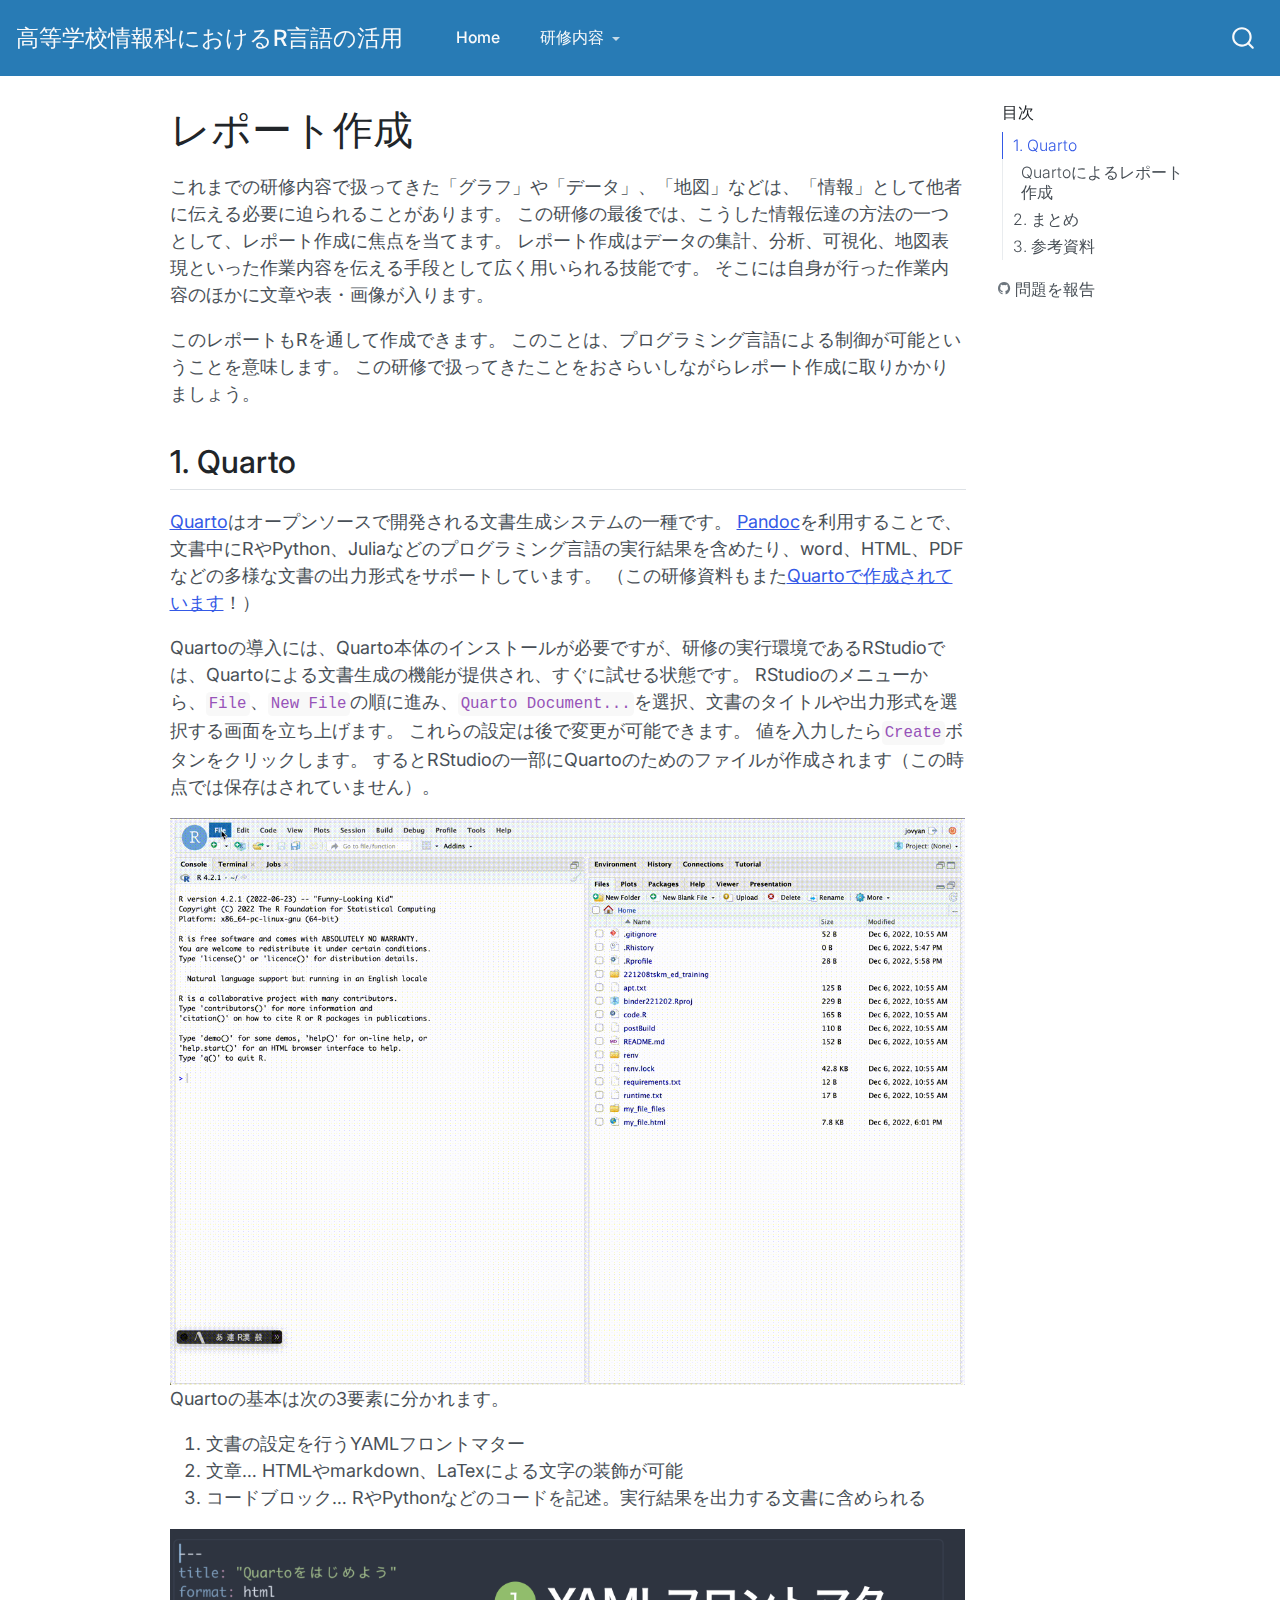
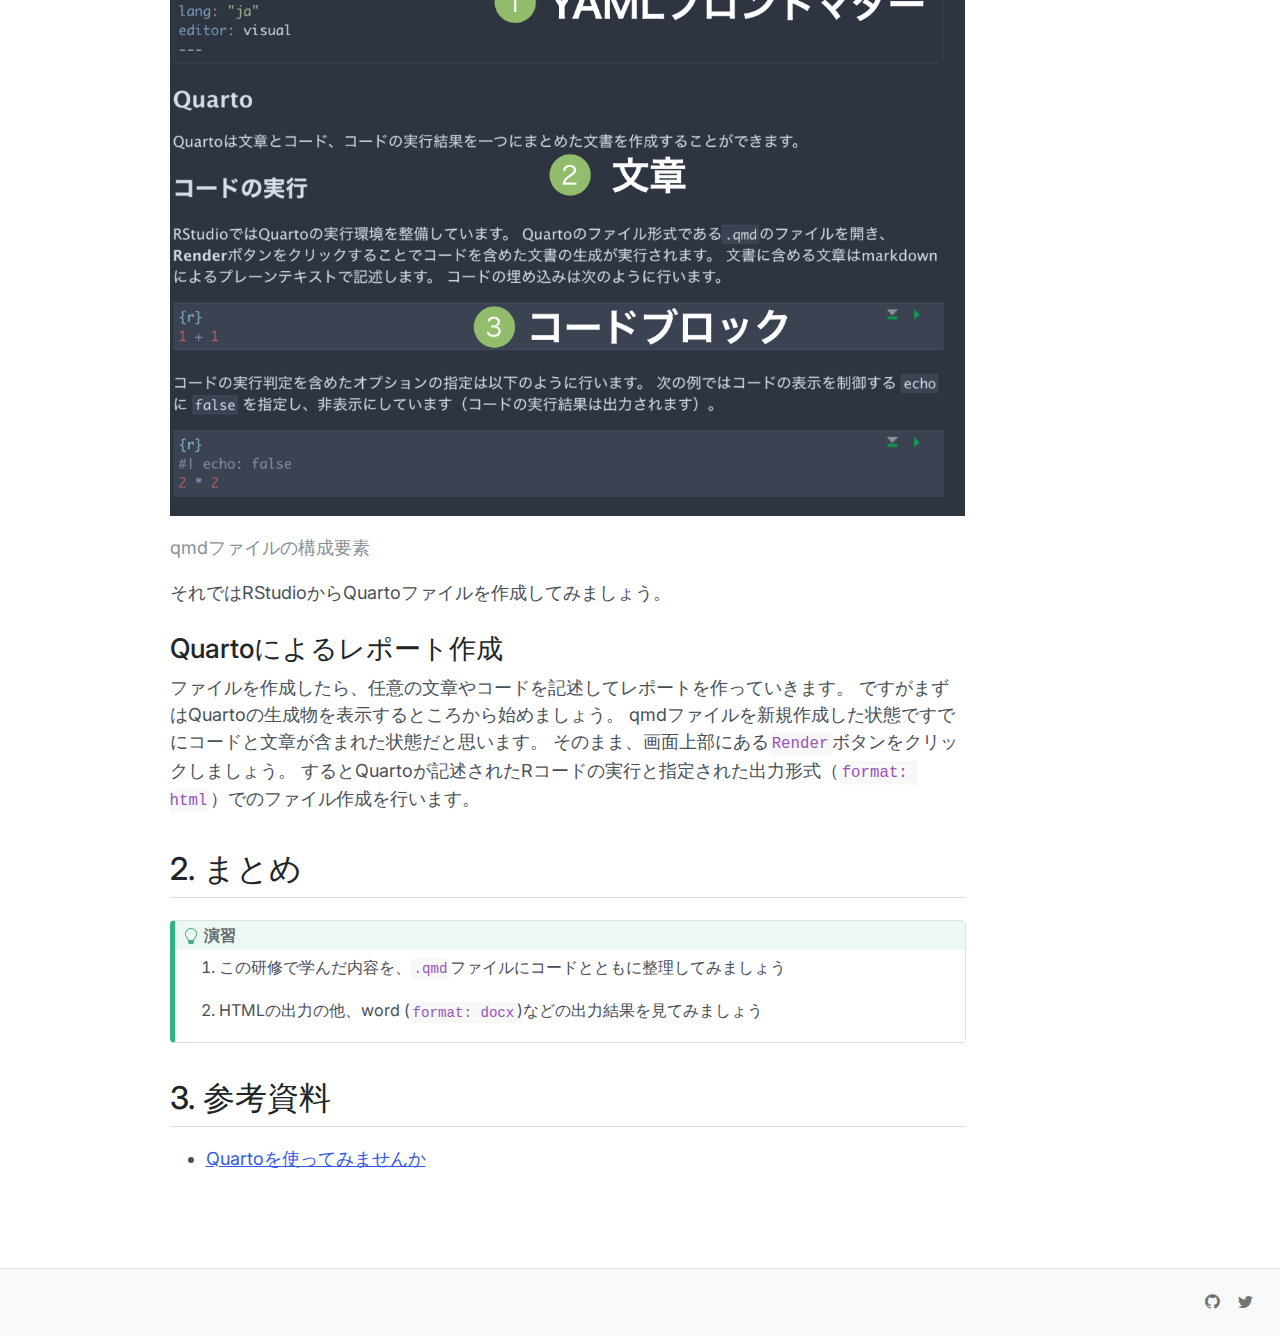
<file: report.html>
<!DOCTYPE html>
<html xmlns="http://www.w3.org/1999/xhtml" lang="ja" xml:lang="ja"><head>

<meta charset="utf-8">
<meta name="generator" content="quarto-1.2.269">

<meta name="viewport" content="width=device-width, initial-scale=1.0, user-scalable=yes">


<title>高等学校情報科におけるR言語の活用 - レポート作成</title>
<style>
code{white-space: pre-wrap;}
span.smallcaps{font-variant: small-caps;}
div.columns{display: flex; gap: min(4vw, 1.5em);}
div.column{flex: auto; overflow-x: auto;}
div.hanging-indent{margin-left: 1.5em; text-indent: -1.5em;}
ul.task-list{list-style: none;}
ul.task-list li input[type="checkbox"] {
  width: 0.8em;
  margin: 0 0.8em 0.2em -1.6em;
  vertical-align: middle;
}
</style>


<script src="site_libs/quarto-nav/quarto-nav.js"></script>
<script src="site_libs/clipboard/clipboard.min.js"></script>
<script src="site_libs/quarto-search/autocomplete.umd.js"></script>
<script src="site_libs/quarto-search/fuse.min.js"></script>
<script src="site_libs/quarto-search/quarto-search.js"></script>
<meta name="quarto:offset" content="./">
<script src="site_libs/quarto-html/quarto.js"></script>
<script src="site_libs/quarto-html/popper.min.js"></script>
<script src="site_libs/quarto-html/tippy.umd.min.js"></script>
<script src="site_libs/quarto-html/anchor.min.js"></script>
<link href="site_libs/quarto-html/tippy.css" rel="stylesheet">
<link href="site_libs/quarto-html/quarto-syntax-highlighting.css" rel="stylesheet" id="quarto-text-highlighting-styles">
<script src="site_libs/bootstrap/bootstrap.min.js"></script>
<link href="site_libs/bootstrap/bootstrap-icons.css" rel="stylesheet">
<link href="site_libs/bootstrap/bootstrap.min.css" rel="stylesheet" id="quarto-bootstrap" data-mode="light">
<script id="quarto-search-options" type="application/json">{
  "location": "navbar",
  "copy-button": false,
  "collapse-after": 3,
  "panel-placement": "end",
  "type": "overlay",
  "limit": 20,
  "language": {
    "search-no-results-text": "一致なし",
    "search-matching-documents-text": "一致した文書",
    "search-copy-link-title": "検索へのリンクをコピー",
    "search-hide-matches-text": "追加の検索結果を非表示",
    "search-more-match-text": "追加の検索結果",
    "search-more-matches-text": "追加の検索結果",
    "search-clear-button-title": "消去",
    "search-detached-cancel-button-title": "取消",
    "search-submit-button-title": "検索"
  }
}</script>
<script async="" src="https://www.googletagmanager.com/gtag/js?id=G-TFYL3R3FJ1"></script>

<script type="text/javascript">

window.dataLayer = window.dataLayer || [];
function gtag(){dataLayer.push(arguments);}
gtag('js', new Date());
gtag('config', 'G-TFYL3R3FJ1', { 'anonymize_ip': true});
</script>


<meta property="og:title" content="高等学校情報科におけるR言語の活用 - レポート作成">
<meta property="og:description" content="これまでの研修内容で扱ってきた「グラフ」や「データ」、「地図」などは、「情報」として他者に伝える必要に迫られることがあります。 この研修の最後では、こうした情報伝達の方法の一つとして、レポート作成に焦点を当てます。 レポート作成はデータの集計、分析、可視化、地図表現といった作業内容を伝える手段として広く用いられる技能です。 そこには自身が行った作業内容のほかに文章や表・画像が入ります。">
<meta property="og:site-name" content="高等学校情報科におけるR言語の活用">
<meta name="twitter:title" content="高等学校情報科におけるR言語の活用 - レポート作成">
<meta name="twitter:description" content="これまでの研修内容で扱ってきた「グラフ」や「データ」、「地図」などは、「情報」として他者に伝える必要に迫られることがあります。 この研修の最後では、こうした情報伝達の方法の一つとして、レポート作成に焦点を当てます。 レポート作成はデータの集計、分析、可視化、地図表現といった作業内容を伝える手段として広く用いられる技能です。 そこには自身が行った作業内容のほかに文章や表・画像が入ります。">
<meta name="twitter:image" content="https://uribo.github.io/221208tskm_ed_training/images/twitter-card.png">
<meta name="twitter:creator" content="@u_ribo">
<meta name="twitter:image-height" content="600">
<meta name="twitter:image-width" content="1200">
<meta name="twitter:card" content="summary_large_image">
</head>

<body class="nav-fixed">

<div id="quarto-search-results"></div>
  <header id="quarto-header" class="headroom fixed-top">
    <nav class="navbar navbar-expand-lg navbar-dark ">
      <div class="navbar-container container-fluid">
      <div class="navbar-brand-container">
    <a class="navbar-brand" href="./index.html">
    <span class="navbar-title">高等学校情報科におけるR言語の活用</span>
    </a>
  </div>
          <button class="navbar-toggler" type="button" data-bs-toggle="collapse" data-bs-target="#navbarCollapse" aria-controls="navbarCollapse" aria-expanded="false" aria-label="Toggle navigation" onclick="if (window.quartoToggleHeadroom) { window.quartoToggleHeadroom(); }">
  <span class="navbar-toggler-icon"></span>
</button>
          <div class="collapse navbar-collapse" id="navbarCollapse">
            <ul class="navbar-nav navbar-nav-scroll me-auto">
  <li class="nav-item">
    <a class="nav-link" href="./index.html">
 <span class="menu-text">Home</span></a>
  </li>  
  <li class="nav-item dropdown ">
    <a class="nav-link dropdown-toggle" href="#" id="nav-menu-" role="button" data-bs-toggle="dropdown" aria-expanded="false">
 <span class="menu-text">研修内容</span>
    </a>
    <ul class="dropdown-menu" aria-labelledby="nav-menu-">    
        <li>
    <a class="dropdown-item" href="./plot.html">
 <span class="dropdown-text">1. グラフの作成</span></a>
  </li>  
        <li>
    <a class="dropdown-item" href="./shelter.html">
 <span class="dropdown-text">2. オープンデータの活用</span></a>
  </li>  
        <li>
    <a class="dropdown-item" href="./mapping.html">
 <span class="dropdown-text">3. 地図へのマッピング</span></a>
  </li>  
        <li>
    <a class="dropdown-item" href="./report.html">
 <span class="dropdown-text">4. レポート作成</span></a>
  </li>  
    </ul>
  </li>
</ul>
              <div id="quarto-search" class="" title="Search"></div>
          </div> <!-- /navcollapse -->
      </div> <!-- /container-fluid -->
    </nav>
</header>
<!-- content -->
<div id="quarto-content" class="quarto-container page-columns page-rows-contents page-layout-article page-navbar">
<!-- sidebar -->
<!-- margin-sidebar -->
    <div id="quarto-margin-sidebar" class="sidebar margin-sidebar">
        <nav id="TOC" role="doc-toc" class="toc-active">
    <h2 id="toc-title">目次</h2>
   
  <ul>
  <li><a href="#quarto" id="toc-quarto" class="nav-link active" data-scroll-target="#quarto">1. Quarto</a>
  <ul class="collapse">
  <li><a href="#quartoによるレポート作成" id="toc-quartoによるレポート作成" class="nav-link" data-scroll-target="#quartoによるレポート作成">Quartoによるレポート作成</a></li>
  </ul></li>
  <li><a href="#まとめ" id="toc-まとめ" class="nav-link" data-scroll-target="#まとめ">2. まとめ</a></li>
  <li><a href="#参考資料" id="toc-参考資料" class="nav-link" data-scroll-target="#参考資料">3. 参考資料</a></li>
  </ul>
<div class="toc-actions"><div><i class="bi bi-github"></i></div><div class="action-links"><p><a href="https://github.com/uribo/221208tskm_ed_training/issues/new" class="toc-action">問題を報告</a></p></div></div></nav>
    </div>
<!-- main -->
<main class="content" id="quarto-document-content">

<header id="title-block-header" class="quarto-title-block default">
<div class="quarto-title">
<h1 class="title">レポート作成</h1>
</div>



<div class="quarto-title-meta">

    
  
    
  </div>
  

</header>

<p>これまでの研修内容で扱ってきた「グラフ」や「データ」、「地図」などは、「情報」として他者に伝える必要に迫られることがあります。 この研修の最後では、こうした情報伝達の方法の一つとして、レポート作成に焦点を当てます。 レポート作成はデータの集計、分析、可視化、地図表現といった作業内容を伝える手段として広く用いられる技能です。 そこには自身が行った作業内容のほかに文章や表・画像が入ります。</p>
<p>このレポートもRを通して作成できます。 このことは、プログラミング言語による制御が可能ということを意味します。 この研修で扱ってきたことをおさらいしながらレポート作成に取りかかりましょう。</p>
<section id="quarto" class="level2">
<h2 class="anchored" data-anchor-id="quarto">1. Quarto</h2>
<p><a href="https://quarto.org">Quarto</a>はオープンソースで開発される文書生成システムの一種です。 <a href="https://pandoc.org">Pandoc</a>を利用することで、文書中にRやPython、Juliaなどのプログラミング言語の実行結果を含めたり、word、HTML、PDFなどの多様な文書の出力形式をサポートしています。 （この研修資料もまた<a href="https://github.com/uribo/221208tskm_ed_training/blob/main/report.qmd">Quartoで作成されています</a>！）</p>
<p>Quartoの導入には、Quarto本体のインストールが必要ですが、研修の実行環境であるRStudioでは、Quartoによる文書生成の機能が提供され、すぐに試せる状態です。 RStudioのメニューから、<code>File</code>、<code>New File</code>の順に進み、<code>Quarto Document...</code>を選択、文書のタイトルや出力形式を選択する画面を立ち上げます。 これらの設定は後で変更が可能できます。 値を入力したら<code>Create</code>ボタンをクリックします。 するとRStudioの一部にQuartoのためのファイルが作成されます（この時点では保存はされていません）。</p>
<p><img src="images/quarto_new_file.gif" class="img-fluid" alt="Quartoファイル(.qmd)の新規作成の流れ"> Quartoの基本は次の3要素に分かれます。</p>
<ol type="1">
<li>文書の設定を行うYAMLフロントマター</li>
<li>文章… HTMLやmarkdown、LaTexによる文字の装飾が可能</li>
<li>コードブロック… RやPythonなどのコードを記述。実行結果を出力する文書に含められる</li>
</ol>
<div class="quarto-figure quarto-figure-center">
<figure class="figure">
<p><img src="images/quarto_components.png" class="img-fluid figure-img"></p>
<p></p><figcaption class="figure-caption">qmdファイルの構成要素</figcaption><p></p>
</figure>
</div>
<p>それではRStudioからQuartoファイルを作成してみましょう。</p>
<section id="quartoによるレポート作成" class="level3">
<h3 class="anchored" data-anchor-id="quartoによるレポート作成">Quartoによるレポート作成</h3>
<p>ファイルを作成したら、任意の文章やコードを記述してレポートを作っていきます。 ですがまずはQuartoの生成物を表示するところから始めましょう。 qmdファイルを新規作成した状態ですでにコードと文章が含まれた状態だと思います。 そのまま、画面上部にある<code>Render</code>ボタンをクリックしましょう。 するとQuartoが記述されたRコードの実行と指定された出力形式（<code>format: html</code>）でのファイル作成を行います。</p>
</section>
</section>
<section id="まとめ" class="level2">
<h2 class="anchored" data-anchor-id="まとめ">2. まとめ</h2>
<div class="callout-tip callout callout-style-default callout-captioned">
<div class="callout-header d-flex align-content-center">
<div class="callout-icon-container">
<i class="callout-icon"></i>
</div>
<div class="callout-caption-container flex-fill">
演習
</div>
</div>
<div class="callout-body-container callout-body">
<ol type="1">
<li><p>この研修で学んだ内容を、<code>.qmd</code>ファイルにコードとともに整理してみましょう</p></li>
<li><p>HTMLの出力の他、word (<code>format: docx</code>)などの出力結果を見てみましょう</p></li>
</ol>
</div>
</div>
</section>
<section id="参考資料" class="level2">
<h2 class="anchored" data-anchor-id="参考資料">3. 参考資料</h2>
<ul>
<li><a href="https://speakerdeck.com/s_uryu/quarto-get-started">Quartoを使ってみませんか</a></li>
</ul>


</section>

</main> <!-- /main -->
<script id="quarto-html-after-body" type="application/javascript">
window.document.addEventListener("DOMContentLoaded", function (event) {
  const toggleBodyColorMode = (bsSheetEl) => {
    const mode = bsSheetEl.getAttribute("data-mode");
    const bodyEl = window.document.querySelector("body");
    if (mode === "dark") {
      bodyEl.classList.add("quarto-dark");
      bodyEl.classList.remove("quarto-light");
    } else {
      bodyEl.classList.add("quarto-light");
      bodyEl.classList.remove("quarto-dark");
    }
  }
  const toggleBodyColorPrimary = () => {
    const bsSheetEl = window.document.querySelector("link#quarto-bootstrap");
    if (bsSheetEl) {
      toggleBodyColorMode(bsSheetEl);
    }
  }
  toggleBodyColorPrimary();  
  const icon = "";
  const anchorJS = new window.AnchorJS();
  anchorJS.options = {
    placement: 'right',
    icon: icon
  };
  anchorJS.add('.anchored');
  const clipboard = new window.ClipboardJS('.code-copy-button', {
    target: function(trigger) {
      return trigger.previousElementSibling;
    }
  });
  clipboard.on('success', function(e) {
    // button target
    const button = e.trigger;
    // don't keep focus
    button.blur();
    // flash "checked"
    button.classList.add('code-copy-button-checked');
    var currentTitle = button.getAttribute("title");
    button.setAttribute("title", "コピーしました");
    let tooltip;
    if (window.bootstrap) {
      button.setAttribute("data-bs-toggle", "tooltip");
      button.setAttribute("data-bs-placement", "left");
      button.setAttribute("data-bs-title", "コピーしました");
      tooltip = new bootstrap.Tooltip(button, 
        { trigger: "manual", 
          customClass: "code-copy-button-tooltip",
          offset: [0, -8]});
      tooltip.show();    
    }
    setTimeout(function() {
      if (tooltip) {
        tooltip.hide();
        button.removeAttribute("data-bs-title");
        button.removeAttribute("data-bs-toggle");
        button.removeAttribute("data-bs-placement");
      }
      button.setAttribute("title", currentTitle);
      button.classList.remove('code-copy-button-checked');
    }, 1000);
    // clear code selection
    e.clearSelection();
  });
  function tippyHover(el, contentFn) {
    const config = {
      allowHTML: true,
      content: contentFn,
      maxWidth: 500,
      delay: 100,
      arrow: false,
      appendTo: function(el) {
          return el.parentElement;
      },
      interactive: true,
      interactiveBorder: 10,
      theme: 'quarto',
      placement: 'bottom-start'
    };
    window.tippy(el, config); 
  }
  const noterefs = window.document.querySelectorAll('a[role="doc-noteref"]');
  for (var i=0; i<noterefs.length; i++) {
    const ref = noterefs[i];
    tippyHover(ref, function() {
      // use id or data attribute instead here
      let href = ref.getAttribute('data-footnote-href') || ref.getAttribute('href');
      try { href = new URL(href).hash; } catch {}
      const id = href.replace(/^#\/?/, "");
      const note = window.document.getElementById(id);
      return note.innerHTML;
    });
  }
  const findCites = (el) => {
    const parentEl = el.parentElement;
    if (parentEl) {
      const cites = parentEl.dataset.cites;
      if (cites) {
        return {
          el,
          cites: cites.split(' ')
        };
      } else {
        return findCites(el.parentElement)
      }
    } else {
      return undefined;
    }
  };
  var bibliorefs = window.document.querySelectorAll('a[role="doc-biblioref"]');
  for (var i=0; i<bibliorefs.length; i++) {
    const ref = bibliorefs[i];
    const citeInfo = findCites(ref);
    if (citeInfo) {
      tippyHover(citeInfo.el, function() {
        var popup = window.document.createElement('div');
        citeInfo.cites.forEach(function(cite) {
          var citeDiv = window.document.createElement('div');
          citeDiv.classList.add('hanging-indent');
          citeDiv.classList.add('csl-entry');
          var biblioDiv = window.document.getElementById('ref-' + cite);
          if (biblioDiv) {
            citeDiv.innerHTML = biblioDiv.innerHTML;
          }
          popup.appendChild(citeDiv);
        });
        return popup.innerHTML;
      });
    }
  }
});
</script>
</div> <!-- /content -->
<footer class="footer">
  <div class="nav-footer">
    <div class="nav-footer-right">
      <ul class="footer-items list-unstyled">
    <li class="nav-item compact">
    <a class="nav-link" href="https://github.com/uribo">
      <i class="bi bi-github" role="img">
</i> 
    </a>
  </li>  
    <li class="nav-item compact">
    <a class="nav-link" href="https://twitter.com/u_ribo">
      <i class="bi bi-twitter" role="img">
</i> 
    </a>
  </li>  
</ul>
    </div>
  </div>
</footer>



</body></html>
</file>
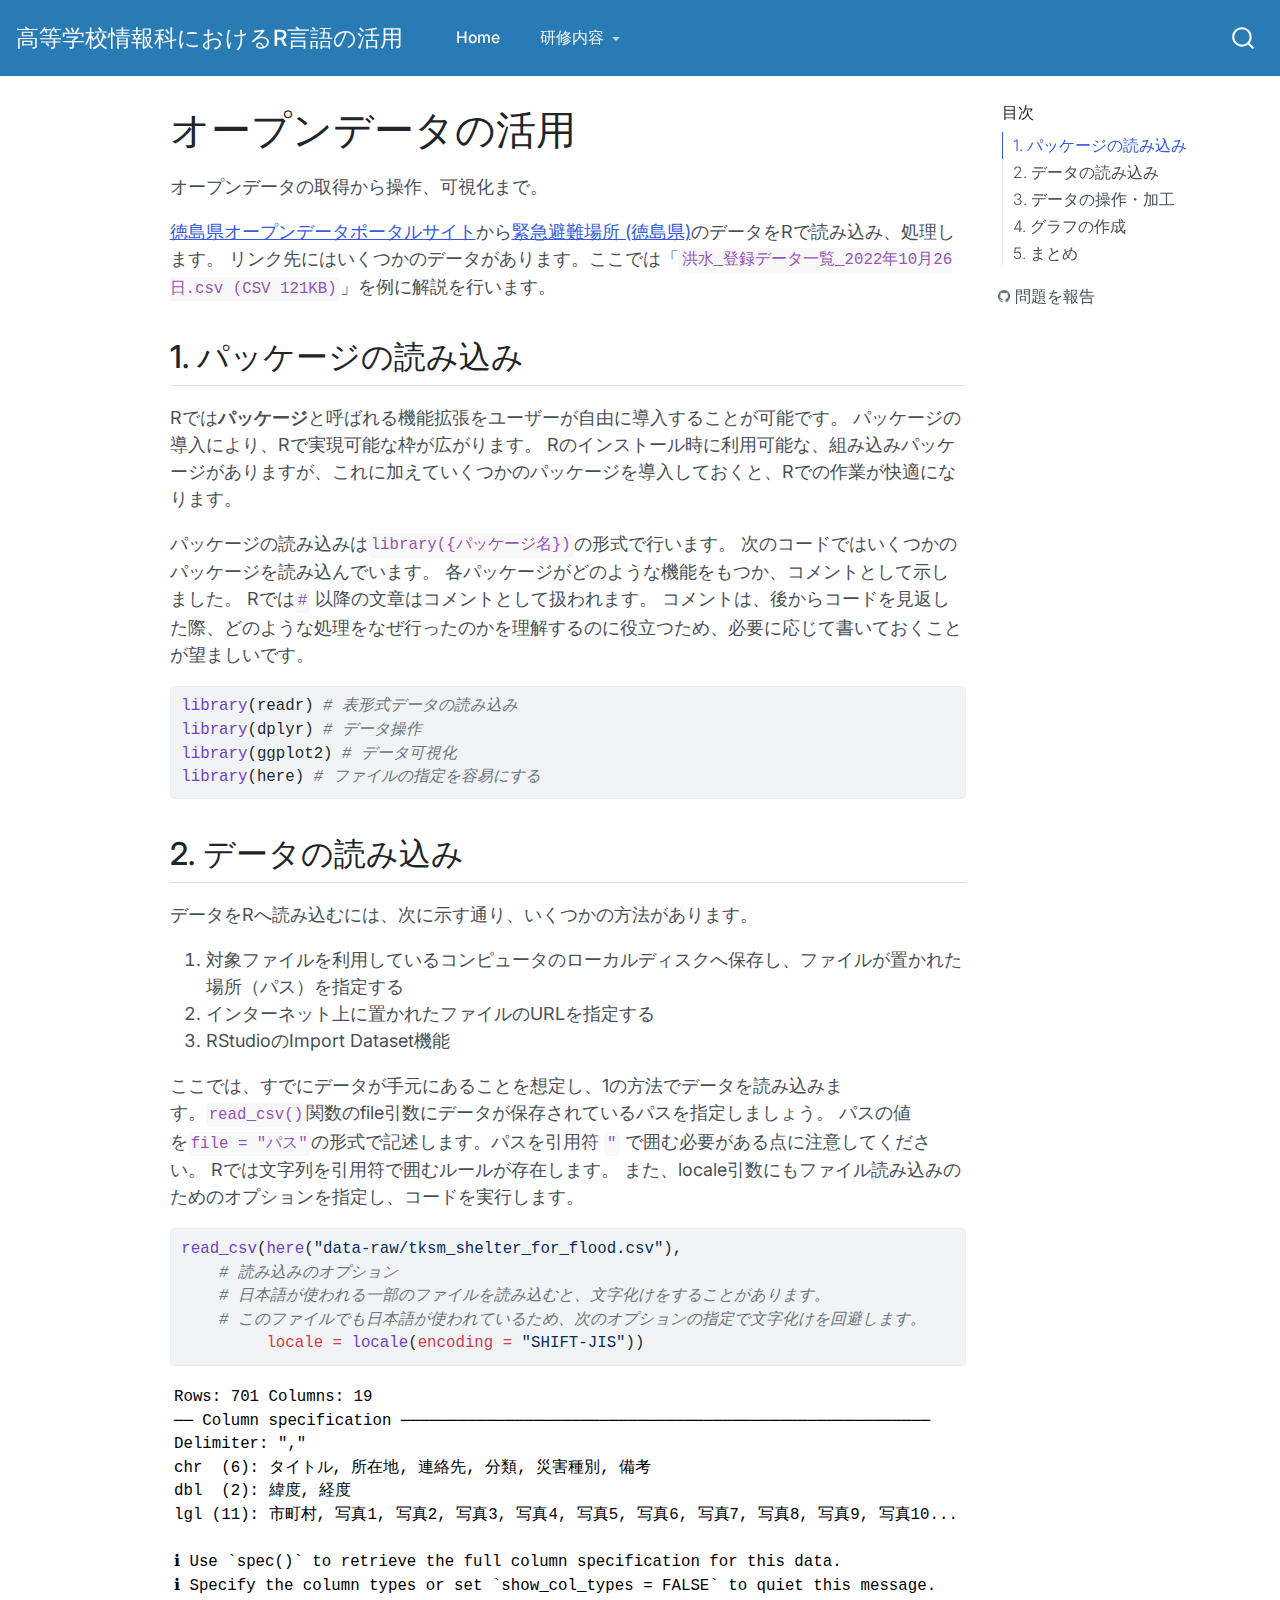
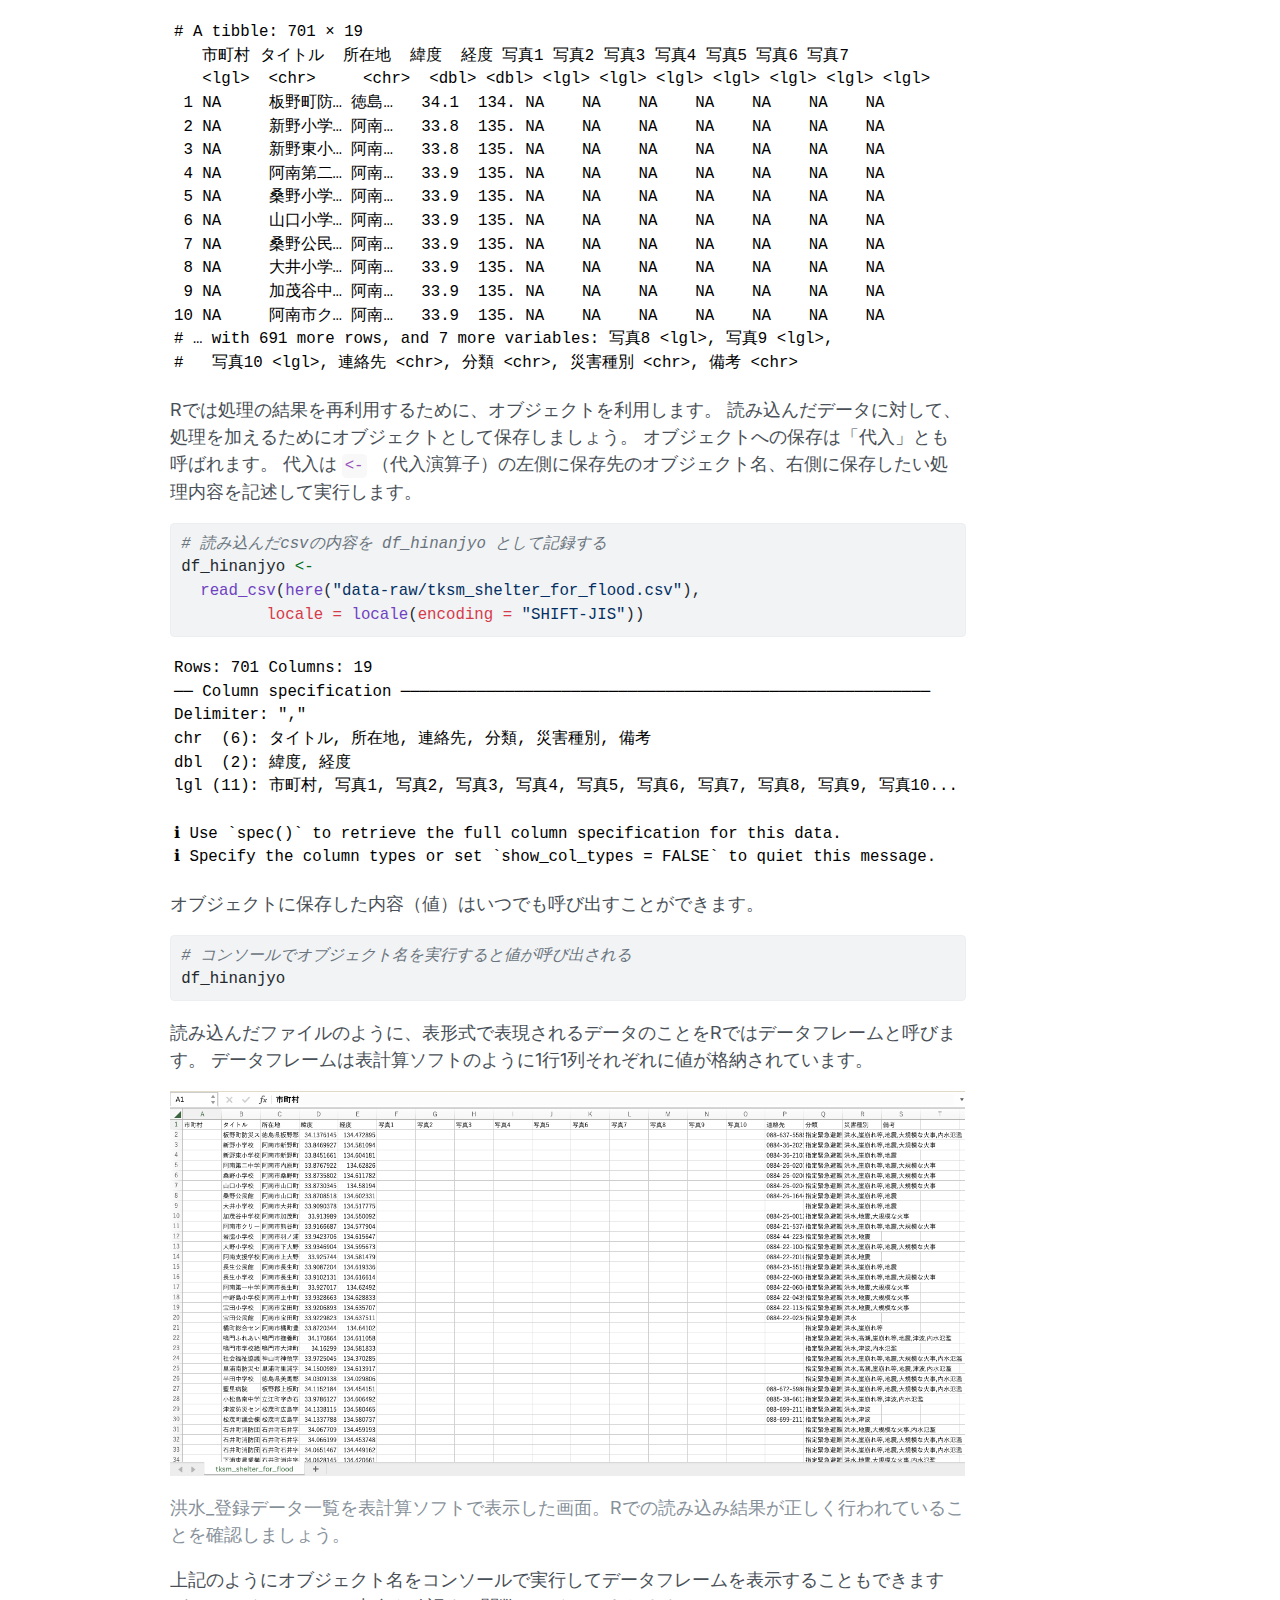
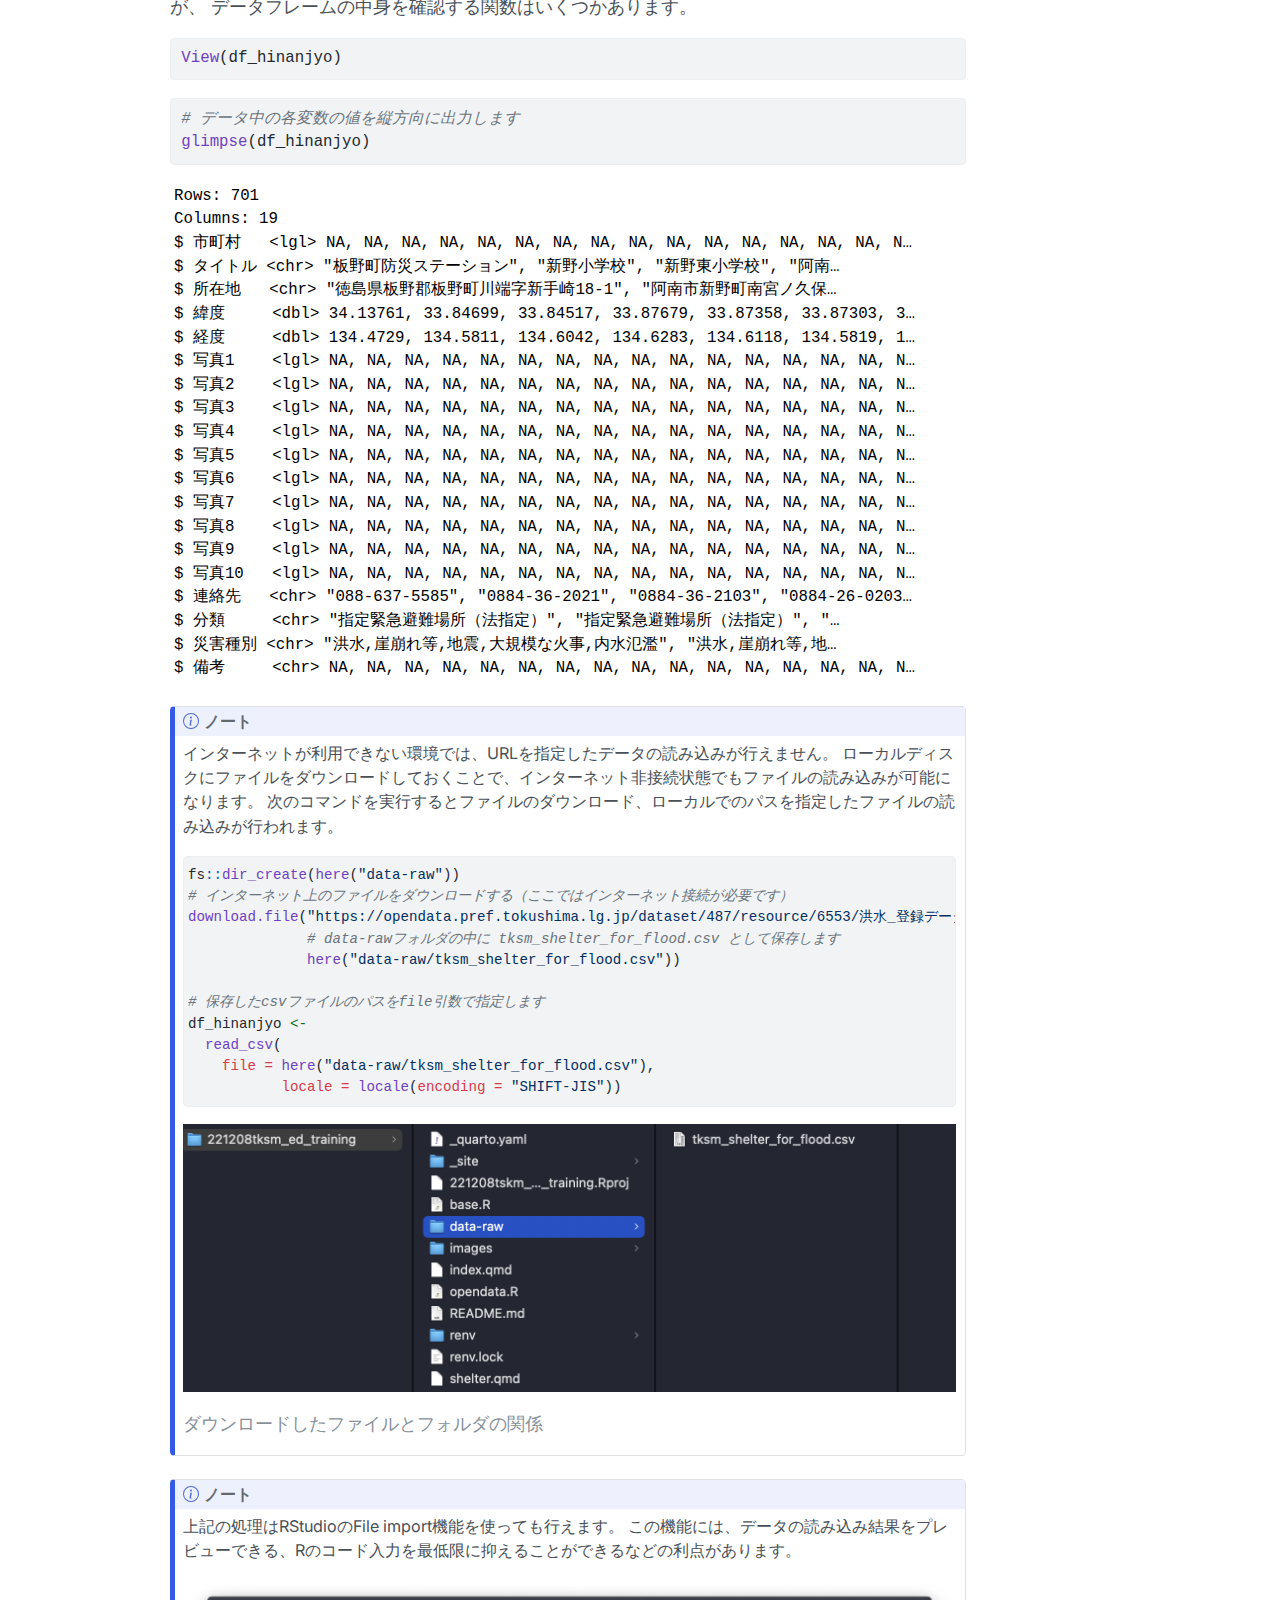
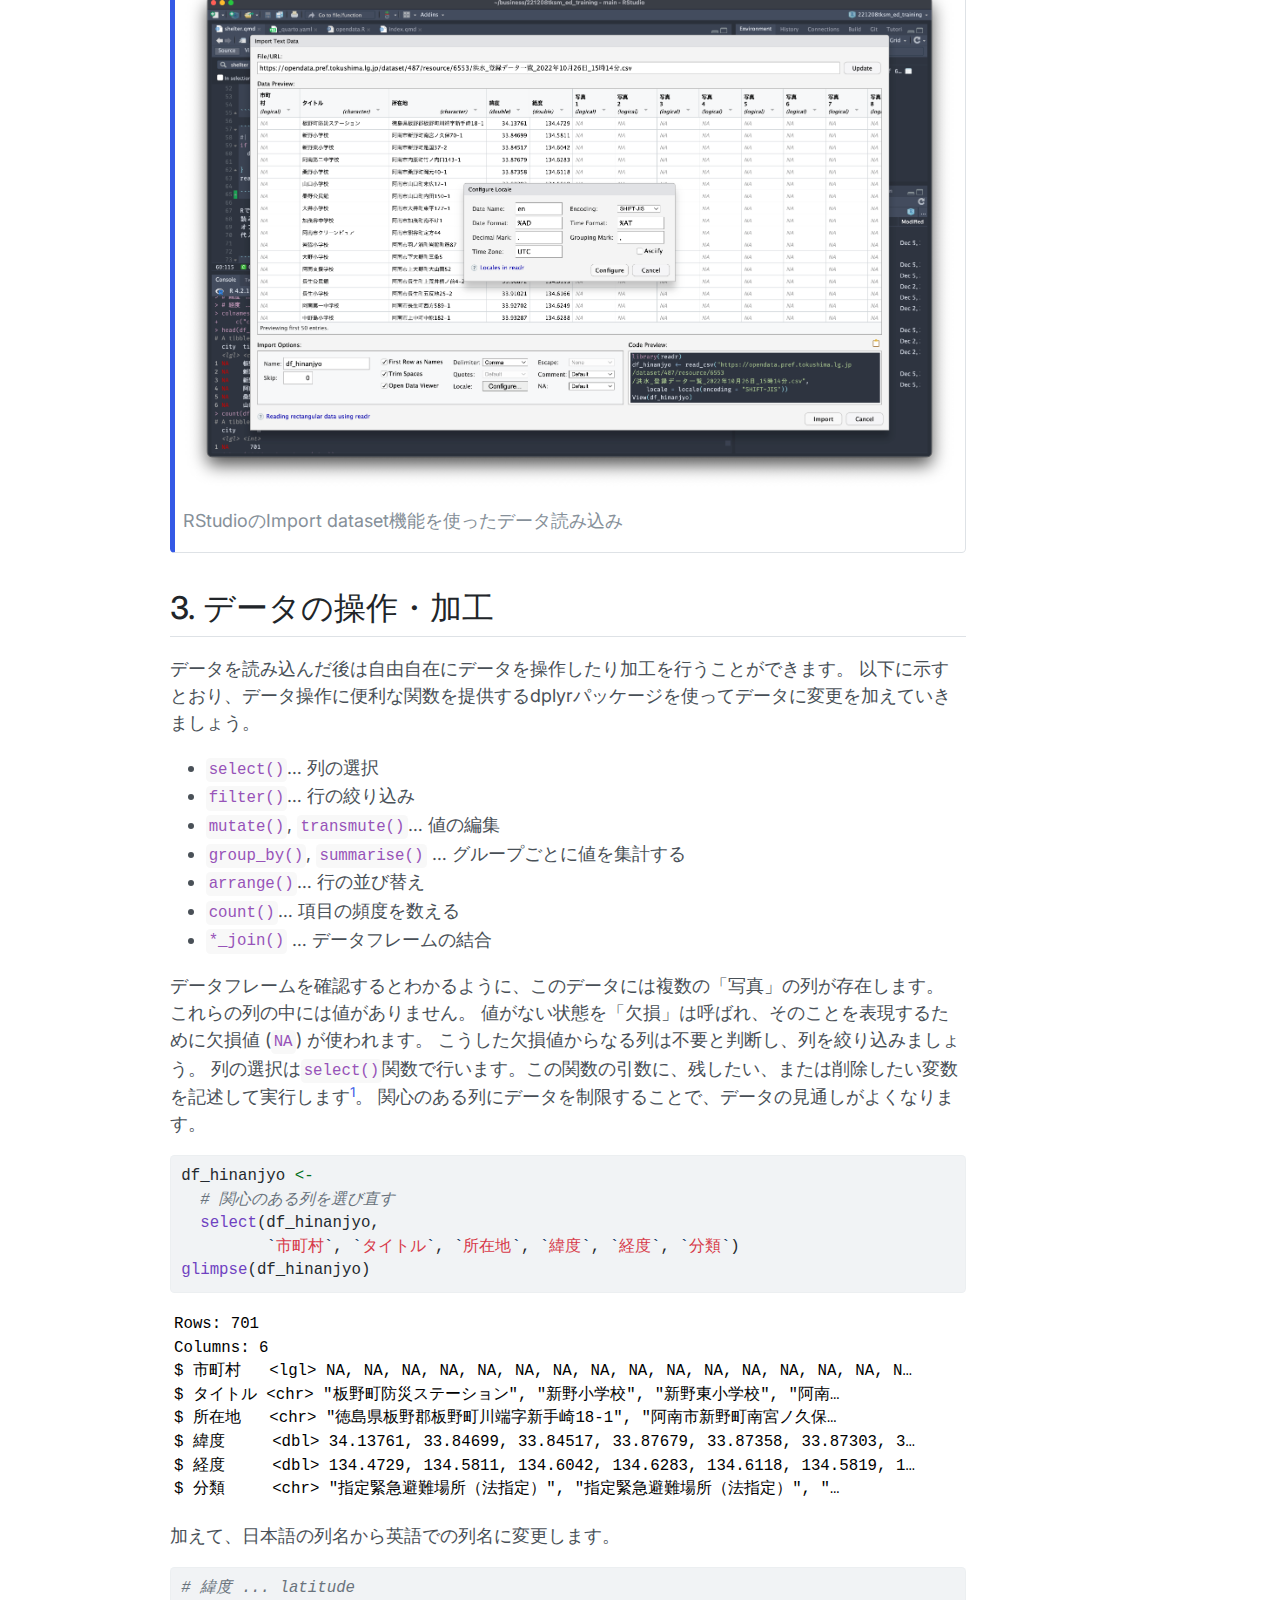
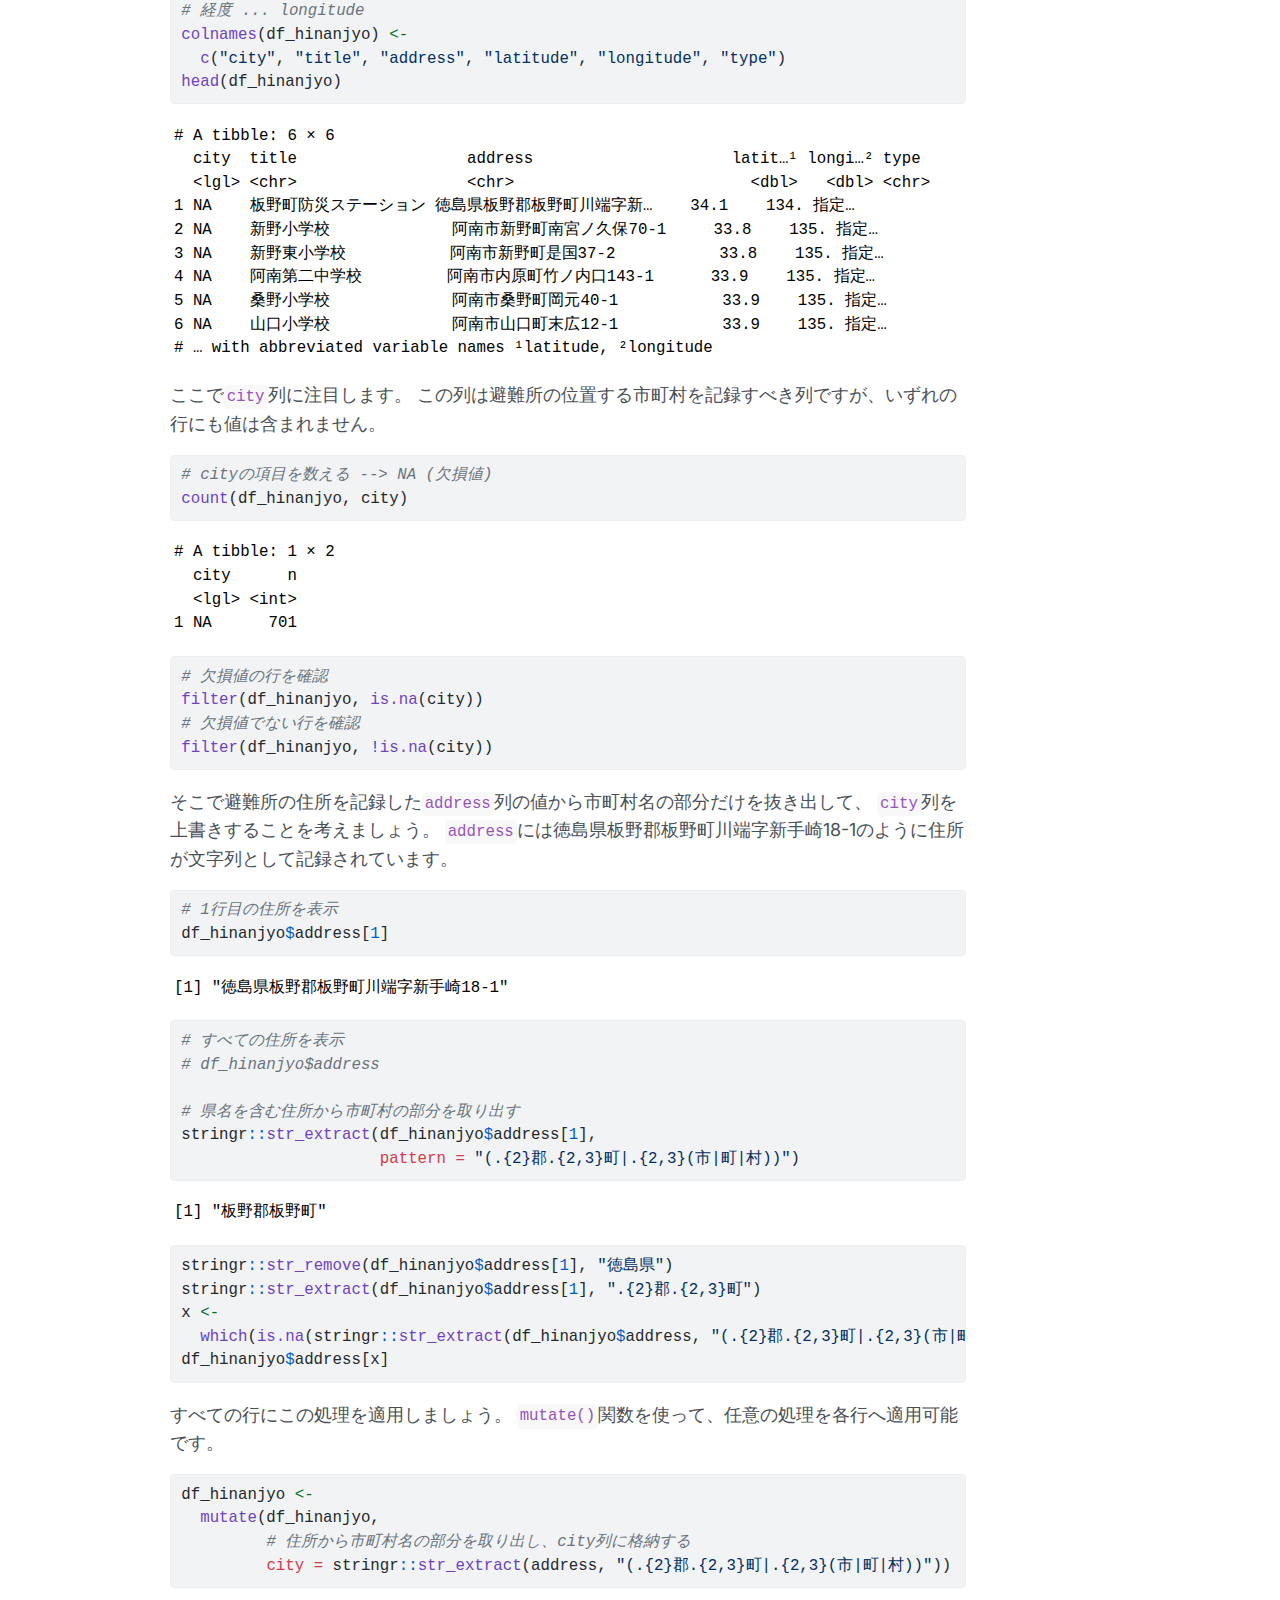
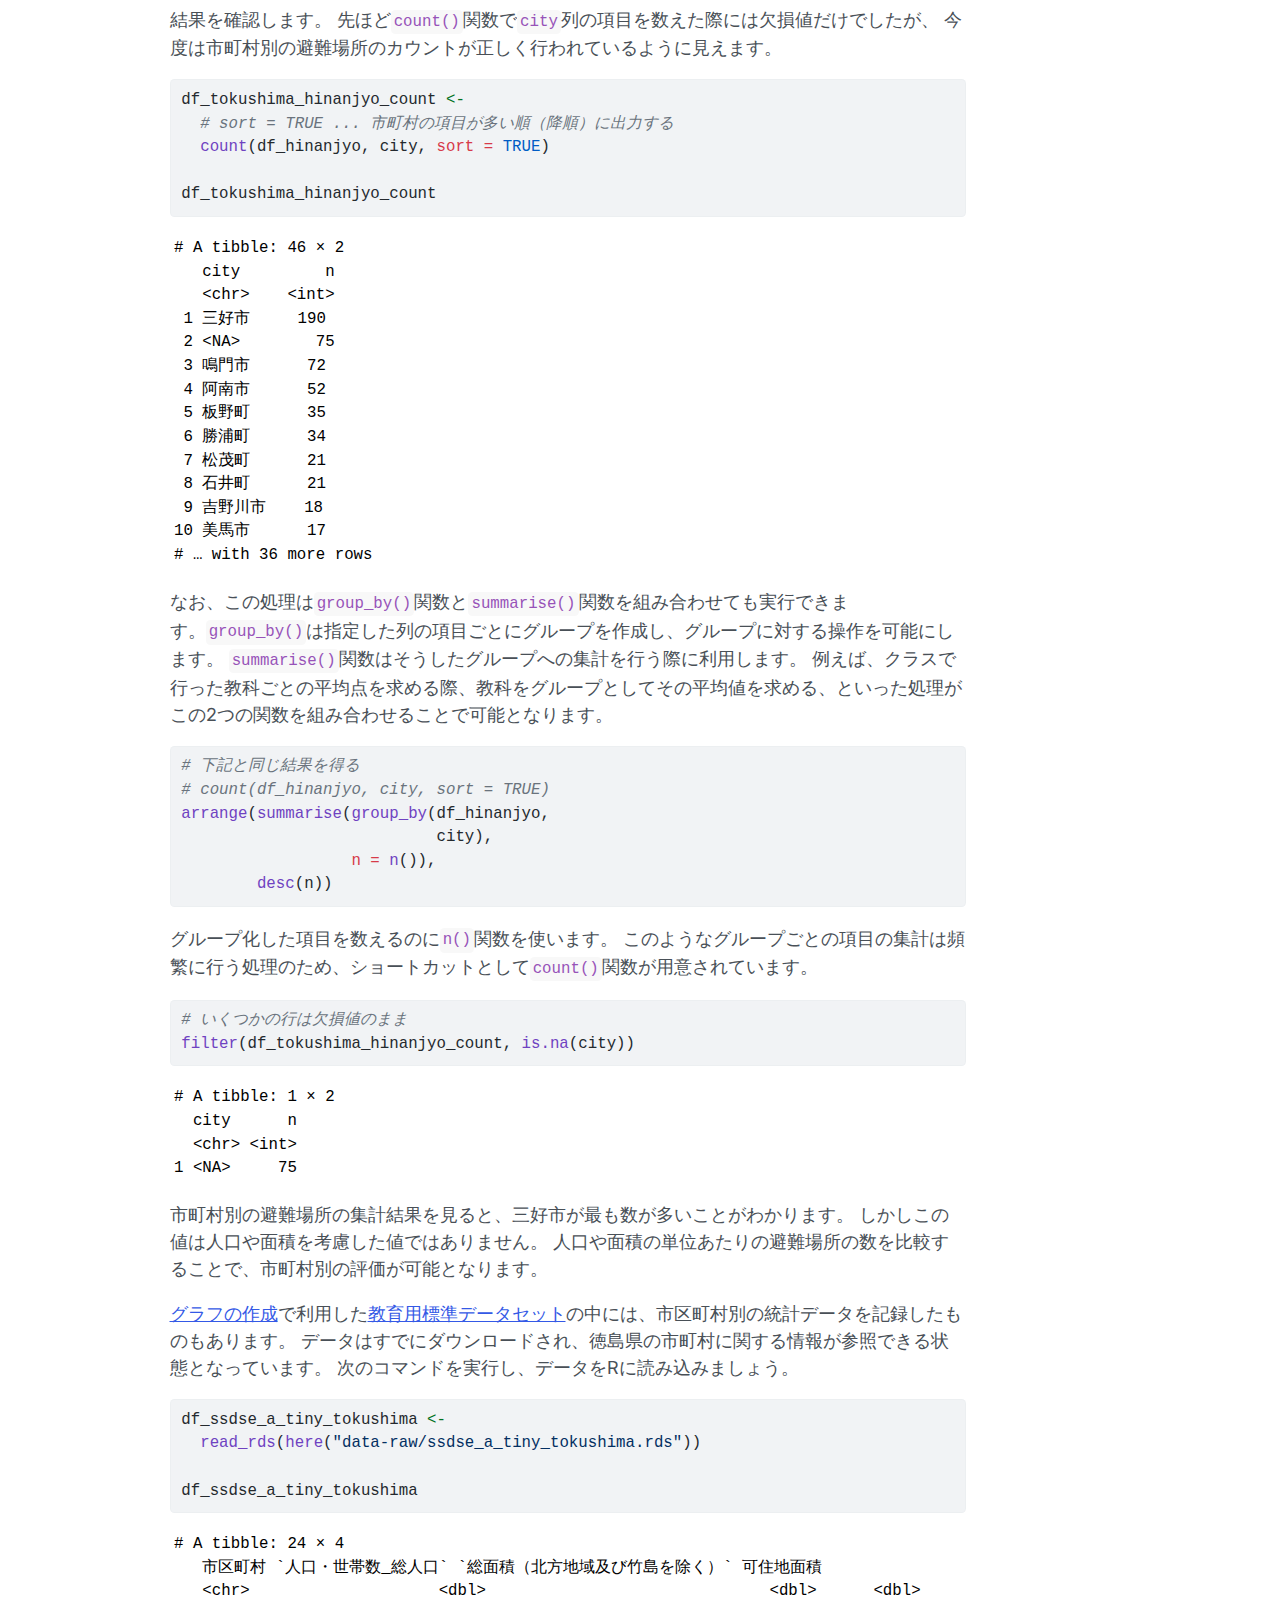
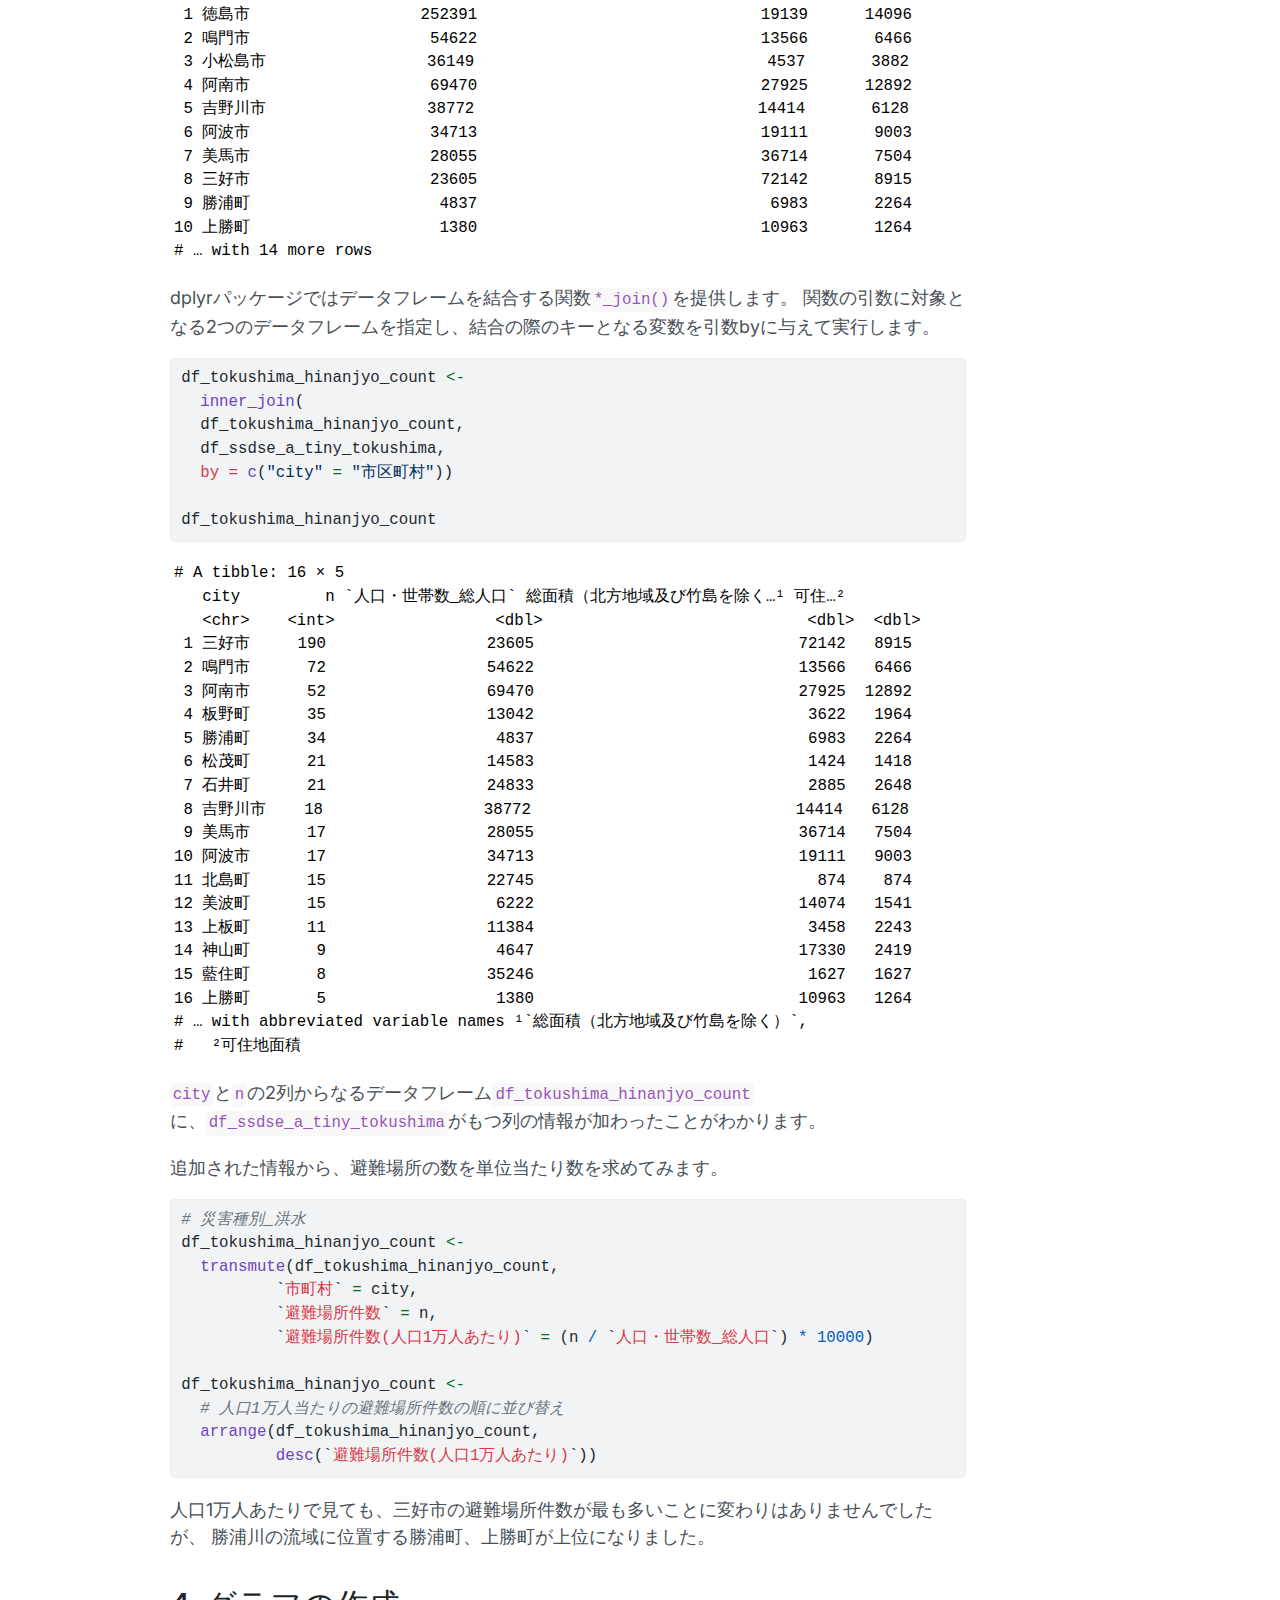
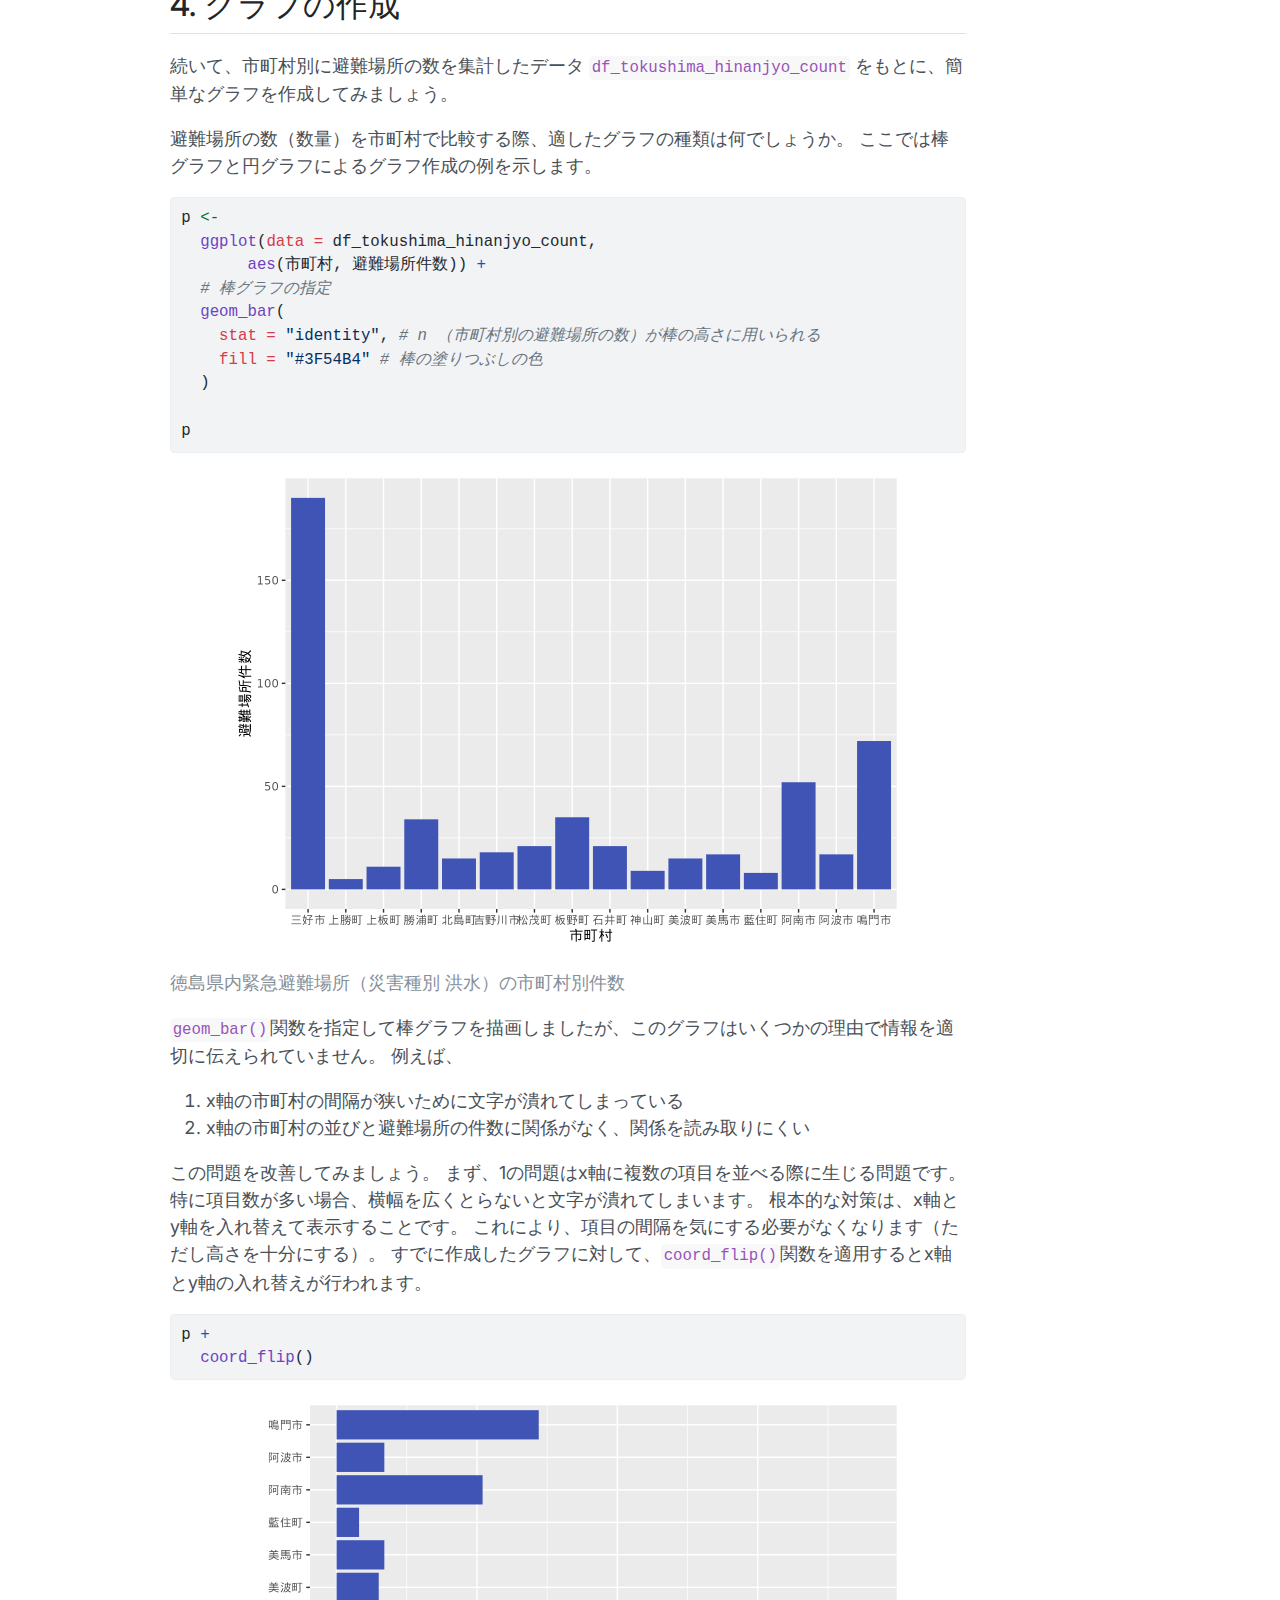
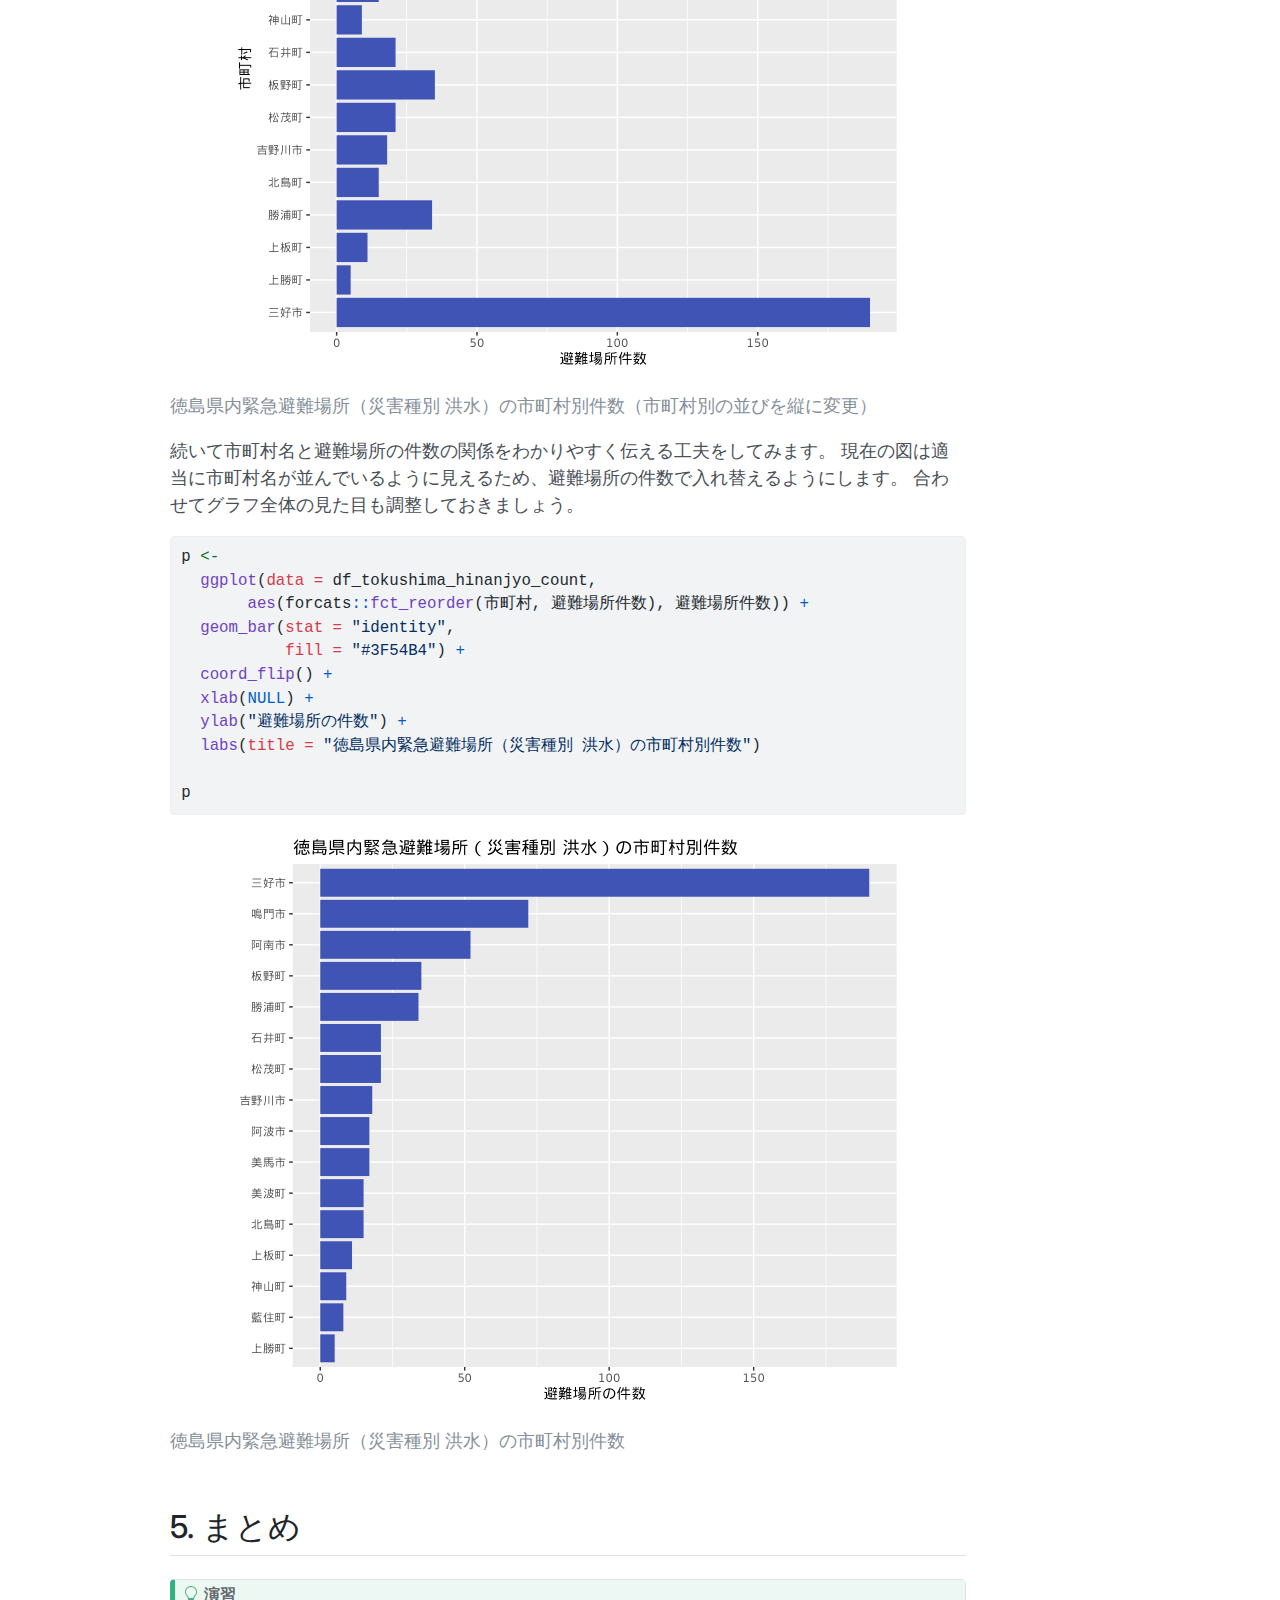
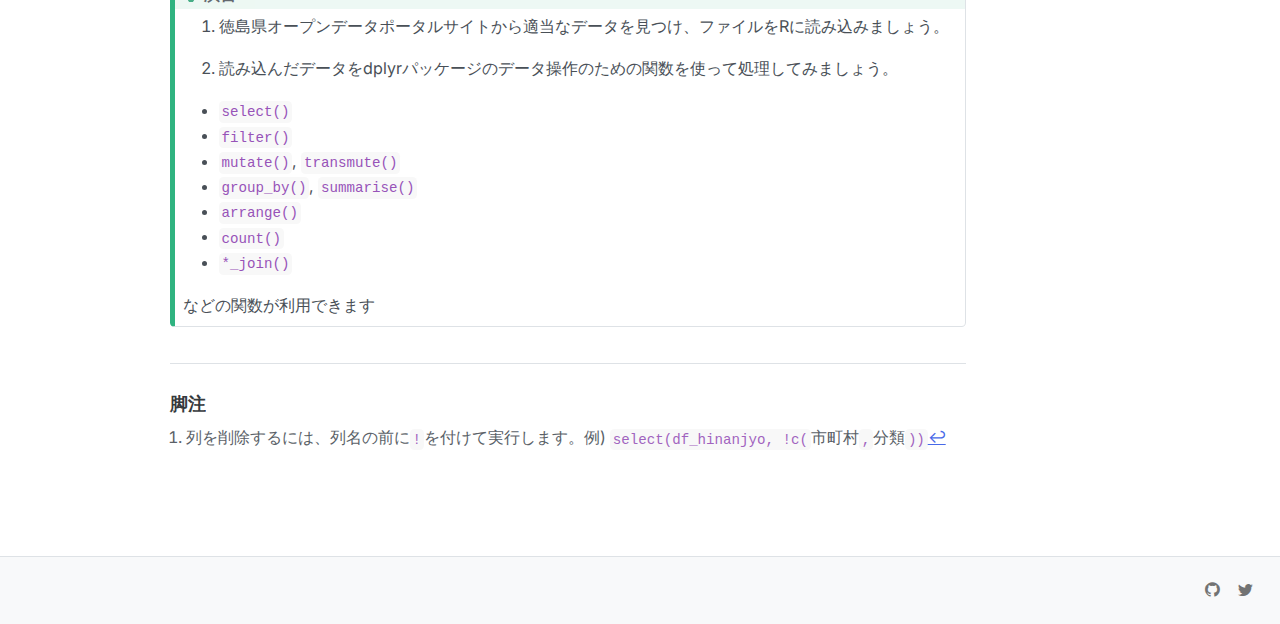
<file: shelter.html>
<!DOCTYPE html>
<html xmlns="http://www.w3.org/1999/xhtml" lang="ja" xml:lang="ja"><head>

<meta charset="utf-8">
<meta name="generator" content="quarto-1.2.269">

<meta name="viewport" content="width=device-width, initial-scale=1.0, user-scalable=yes">


<title>高等学校情報科におけるR言語の活用 - オープンデータの活用</title>
<style>
code{white-space: pre-wrap;}
span.smallcaps{font-variant: small-caps;}
div.columns{display: flex; gap: min(4vw, 1.5em);}
div.column{flex: auto; overflow-x: auto;}
div.hanging-indent{margin-left: 1.5em; text-indent: -1.5em;}
ul.task-list{list-style: none;}
ul.task-list li input[type="checkbox"] {
  width: 0.8em;
  margin: 0 0.8em 0.2em -1.6em;
  vertical-align: middle;
}
pre > code.sourceCode { white-space: pre; position: relative; }
pre > code.sourceCode > span { display: inline-block; line-height: 1.25; }
pre > code.sourceCode > span:empty { height: 1.2em; }
.sourceCode { overflow: visible; }
code.sourceCode > span { color: inherit; text-decoration: inherit; }
div.sourceCode { margin: 1em 0; }
pre.sourceCode { margin: 0; }
@media screen {
div.sourceCode { overflow: auto; }
}
@media print {
pre > code.sourceCode { white-space: pre-wrap; }
pre > code.sourceCode > span { text-indent: -5em; padding-left: 5em; }
}
pre.numberSource code
  { counter-reset: source-line 0; }
pre.numberSource code > span
  { position: relative; left: -4em; counter-increment: source-line; }
pre.numberSource code > span > a:first-child::before
  { content: counter(source-line);
    position: relative; left: -1em; text-align: right; vertical-align: baseline;
    border: none; display: inline-block;
    -webkit-touch-callout: none; -webkit-user-select: none;
    -khtml-user-select: none; -moz-user-select: none;
    -ms-user-select: none; user-select: none;
    padding: 0 4px; width: 4em;
    color: #aaaaaa;
  }
pre.numberSource { margin-left: 3em; border-left: 1px solid #aaaaaa;  padding-left: 4px; }
div.sourceCode
  {   }
@media screen {
pre > code.sourceCode > span > a:first-child::before { text-decoration: underline; }
}
code span.al { color: #ff0000; font-weight: bold; } /* Alert */
code span.an { color: #60a0b0; font-weight: bold; font-style: italic; } /* Annotation */
code span.at { color: #7d9029; } /* Attribute */
code span.bn { color: #40a070; } /* BaseN */
code span.bu { color: #008000; } /* BuiltIn */
code span.cf { color: #007020; font-weight: bold; } /* ControlFlow */
code span.ch { color: #4070a0; } /* Char */
code span.cn { color: #880000; } /* Constant */
code span.co { color: #60a0b0; font-style: italic; } /* Comment */
code span.cv { color: #60a0b0; font-weight: bold; font-style: italic; } /* CommentVar */
code span.do { color: #ba2121; font-style: italic; } /* Documentation */
code span.dt { color: #902000; } /* DataType */
code span.dv { color: #40a070; } /* DecVal */
code span.er { color: #ff0000; font-weight: bold; } /* Error */
code span.ex { } /* Extension */
code span.fl { color: #40a070; } /* Float */
code span.fu { color: #06287e; } /* Function */
code span.im { color: #008000; font-weight: bold; } /* Import */
code span.in { color: #60a0b0; font-weight: bold; font-style: italic; } /* Information */
code span.kw { color: #007020; font-weight: bold; } /* Keyword */
code span.op { color: #666666; } /* Operator */
code span.ot { color: #007020; } /* Other */
code span.pp { color: #bc7a00; } /* Preprocessor */
code span.sc { color: #4070a0; } /* SpecialChar */
code span.ss { color: #bb6688; } /* SpecialString */
code span.st { color: #4070a0; } /* String */
code span.va { color: #19177c; } /* Variable */
code span.vs { color: #4070a0; } /* VerbatimString */
code span.wa { color: #60a0b0; font-weight: bold; font-style: italic; } /* Warning */
</style>


<script src="site_libs/quarto-nav/quarto-nav.js"></script>
<script src="site_libs/clipboard/clipboard.min.js"></script>
<script src="site_libs/quarto-search/autocomplete.umd.js"></script>
<script src="site_libs/quarto-search/fuse.min.js"></script>
<script src="site_libs/quarto-search/quarto-search.js"></script>
<meta name="quarto:offset" content="./">
<script src="site_libs/quarto-html/quarto.js"></script>
<script src="site_libs/quarto-html/popper.min.js"></script>
<script src="site_libs/quarto-html/tippy.umd.min.js"></script>
<script src="site_libs/quarto-html/anchor.min.js"></script>
<link href="site_libs/quarto-html/tippy.css" rel="stylesheet">
<link href="site_libs/quarto-html/quarto-syntax-highlighting.css" rel="stylesheet" id="quarto-text-highlighting-styles">
<script src="site_libs/bootstrap/bootstrap.min.js"></script>
<link href="site_libs/bootstrap/bootstrap-icons.css" rel="stylesheet">
<link href="site_libs/bootstrap/bootstrap.min.css" rel="stylesheet" id="quarto-bootstrap" data-mode="light">
<script id="quarto-search-options" type="application/json">{
  "location": "navbar",
  "copy-button": false,
  "collapse-after": 3,
  "panel-placement": "end",
  "type": "overlay",
  "limit": 20,
  "language": {
    "search-no-results-text": "一致なし",
    "search-matching-documents-text": "一致した文書",
    "search-copy-link-title": "検索へのリンクをコピー",
    "search-hide-matches-text": "追加の検索結果を非表示",
    "search-more-match-text": "追加の検索結果",
    "search-more-matches-text": "追加の検索結果",
    "search-clear-button-title": "消去",
    "search-detached-cancel-button-title": "取消",
    "search-submit-button-title": "検索"
  }
}</script>
<script async="" src="https://www.googletagmanager.com/gtag/js?id=G-TFYL3R3FJ1"></script>

<script type="text/javascript">

window.dataLayer = window.dataLayer || [];
function gtag(){dataLayer.push(arguments);}
gtag('js', new Date());
gtag('config', 'G-TFYL3R3FJ1', { 'anonymize_ip': true});
</script>


<meta property="og:title" content="高等学校情報科におけるR言語の活用 - オープンデータの活用">
<meta property="og:description" content="オープンデータの取得から操作、可視化まで。">
<meta property="og:site-name" content="高等学校情報科におけるR言語の活用">
<meta name="twitter:title" content="高等学校情報科におけるR言語の活用 - オープンデータの活用">
<meta name="twitter:description" content="オープンデータの取得から操作、可視化まで。">
<meta name="twitter:image" content="https://uribo.github.io/221208tskm_ed_training/images/twitter-card.png">
<meta name="twitter:creator" content="@u_ribo">
<meta name="twitter:image-height" content="600">
<meta name="twitter:image-width" content="1200">
<meta name="twitter:card" content="summary_large_image">
</head>

<body class="nav-fixed">

<div id="quarto-search-results"></div>
  <header id="quarto-header" class="headroom fixed-top">
    <nav class="navbar navbar-expand-lg navbar-dark ">
      <div class="navbar-container container-fluid">
      <div class="navbar-brand-container">
    <a class="navbar-brand" href="./index.html">
    <span class="navbar-title">高等学校情報科におけるR言語の活用</span>
    </a>
  </div>
          <button class="navbar-toggler" type="button" data-bs-toggle="collapse" data-bs-target="#navbarCollapse" aria-controls="navbarCollapse" aria-expanded="false" aria-label="Toggle navigation" onclick="if (window.quartoToggleHeadroom) { window.quartoToggleHeadroom(); }">
  <span class="navbar-toggler-icon"></span>
</button>
          <div class="collapse navbar-collapse" id="navbarCollapse">
            <ul class="navbar-nav navbar-nav-scroll me-auto">
  <li class="nav-item">
    <a class="nav-link" href="./index.html">
 <span class="menu-text">Home</span></a>
  </li>  
  <li class="nav-item dropdown ">
    <a class="nav-link dropdown-toggle" href="#" id="nav-menu-" role="button" data-bs-toggle="dropdown" aria-expanded="false">
 <span class="menu-text">研修内容</span>
    </a>
    <ul class="dropdown-menu" aria-labelledby="nav-menu-">    
        <li>
    <a class="dropdown-item" href="./plot.html">
 <span class="dropdown-text">1. グラフの作成</span></a>
  </li>  
        <li>
    <a class="dropdown-item" href="./shelter.html">
 <span class="dropdown-text">2. オープンデータの活用</span></a>
  </li>  
        <li>
    <a class="dropdown-item" href="./mapping.html">
 <span class="dropdown-text">3. 地図へのマッピング</span></a>
  </li>  
        <li>
    <a class="dropdown-item" href="./report.html">
 <span class="dropdown-text">4. レポート作成</span></a>
  </li>  
    </ul>
  </li>
</ul>
              <div id="quarto-search" class="" title="Search"></div>
          </div> <!-- /navcollapse -->
      </div> <!-- /container-fluid -->
    </nav>
</header>
<!-- content -->
<div id="quarto-content" class="quarto-container page-columns page-rows-contents page-layout-article page-navbar">
<!-- sidebar -->
<!-- margin-sidebar -->
    <div id="quarto-margin-sidebar" class="sidebar margin-sidebar">
        <nav id="TOC" role="doc-toc" class="toc-active">
    <h2 id="toc-title">目次</h2>
   
  <ul>
  <li><a href="#パッケージの読み込み" id="toc-パッケージの読み込み" class="nav-link active" data-scroll-target="#パッケージの読み込み">1. パッケージの読み込み</a></li>
  <li><a href="#データの読み込み" id="toc-データの読み込み" class="nav-link" data-scroll-target="#データの読み込み">2. データの読み込み</a></li>
  <li><a href="#データの操作加工" id="toc-データの操作加工" class="nav-link" data-scroll-target="#データの操作加工">3. データの操作・加工</a></li>
  <li><a href="#グラフの作成" id="toc-グラフの作成" class="nav-link" data-scroll-target="#グラフの作成">4. グラフの作成</a></li>
  <li><a href="#まとめ" id="toc-まとめ" class="nav-link" data-scroll-target="#まとめ">5. まとめ</a></li>
  </ul>
<div class="toc-actions"><div><i class="bi bi-github"></i></div><div class="action-links"><p><a href="https://github.com/uribo/221208tskm_ed_training/issues/new" class="toc-action">問題を報告</a></p></div></div></nav>
    </div>
<!-- main -->
<main class="content" id="quarto-document-content">

<header id="title-block-header" class="quarto-title-block default">
<div class="quarto-title">
<h1 class="title">オープンデータの活用</h1>
</div>



<div class="quarto-title-meta">

    
  
    
  </div>
  

</header>

<p>オープンデータの取得から操作、可視化まで。</p>
<p><a href="https://opendata.pref.tokushima.lg.jp">徳島県オープンデータポータルサイト</a>から<a href="https://opendata.pref.tokushima.lg.jp/dataset/487.html">緊急避難場所 (徳島県)</a>のデータをRで読み込み、処理します。 リンク先にはいくつかのデータがあります。ここでは「<code>洪水_登録データ一覧_2022年10月26日.csv (CSV 121KB)</code>」を例に解説を行います。</p>
<section id="パッケージの読み込み" class="level2">
<h2 class="anchored" data-anchor-id="パッケージの読み込み">1. パッケージの読み込み</h2>
<p>Rでは<strong>パッケージ</strong>と呼ばれる機能拡張をユーザーが自由に導入することが可能です。 パッケージの導入により、Rで実現可能な枠が広がります。 Rのインストール時に利用可能な、組み込みパッケージがありますが、これに加えていくつかのパッケージを導入しておくと、Rでの作業が快適になります。</p>
<p>パッケージの読み込みは<code>library({パッケージ名})</code>の形式で行います。 次のコードではいくつかのパッケージを読み込んでいます。 各パッケージがどのような機能をもつか、コメントとして示しました。 Rでは<code>#</code> 以降の文章はコメントとして扱われます。 コメントは、後からコードを見返した際、どのような処理をなぜ行ったのかを理解するのに役立つため、必要に応じて書いておくことが望ましいです。</p>
<div class="cell">
<div class="sourceCode cell-code" id="cb1"><pre class="sourceCode r code-with-copy"><code class="sourceCode r"><span id="cb1-1"><a href="#cb1-1" aria-hidden="true" tabindex="-1"></a><span class="fu">library</span>(readr) <span class="co"># 表形式データの読み込み</span></span>
<span id="cb1-2"><a href="#cb1-2" aria-hidden="true" tabindex="-1"></a><span class="fu">library</span>(dplyr) <span class="co"># データ操作</span></span>
<span id="cb1-3"><a href="#cb1-3" aria-hidden="true" tabindex="-1"></a><span class="fu">library</span>(ggplot2) <span class="co"># データ可視化</span></span>
<span id="cb1-4"><a href="#cb1-4" aria-hidden="true" tabindex="-1"></a><span class="fu">library</span>(here) <span class="co"># ファイルの指定を容易にする</span></span></code><button title="コピー" class="code-copy-button"><i class="bi"></i></button></pre></div>
</div>
</section>
<section id="データの読み込み" class="level2">
<h2 class="anchored" data-anchor-id="データの読み込み">2. データの読み込み</h2>
<p>データをRへ読み込むには、次に示す通り、いくつかの方法があります。</p>
<ol type="1">
<li>対象ファイルを利用しているコンピュータのローカルディスクへ保存し、ファイルが置かれた場所（パス）を指定する</li>
<li>インターネット上に置かれたファイルのURLを指定する</li>
<li>RStudioのImport Dataset機能</li>
</ol>
<p>ここでは、すでにデータが手元にあることを想定し、1の方法でデータを読み込みます。<code>read_csv()</code>関数のfile引数にデータが保存されているパスを指定しましょう。 パスの値を<code>file = "パス"</code>の形式で記述します。パスを引用符 <code>"</code> で囲む必要がある点に注意してください。 Rでは文字列を引用符で囲むルールが存在します。 また、locale引数にもファイル読み込みのためのオプションを指定し、コードを実行します。</p>
<div class="cell">
<div class="sourceCode cell-code" id="cb2"><pre class="sourceCode r code-with-copy"><code class="sourceCode r"><span id="cb2-1"><a href="#cb2-1" aria-hidden="true" tabindex="-1"></a><span class="fu">read_csv</span>(<span class="fu">here</span>(<span class="st">"data-raw/tksm_shelter_for_flood.csv"</span>),</span>
<span id="cb2-2"><a href="#cb2-2" aria-hidden="true" tabindex="-1"></a>    <span class="co"># 読み込みのオプション</span></span>
<span id="cb2-3"><a href="#cb2-3" aria-hidden="true" tabindex="-1"></a>    <span class="co"># 日本語が使われる一部のファイルを読み込むと、文字化けをすることがあります。</span></span>
<span id="cb2-4"><a href="#cb2-4" aria-hidden="true" tabindex="-1"></a>    <span class="co"># このファイルでも日本語が使われているため、次のオプションの指定で文字化けを回避します。</span></span>
<span id="cb2-5"><a href="#cb2-5" aria-hidden="true" tabindex="-1"></a>         <span class="at">locale =</span> <span class="fu">locale</span>(<span class="at">encoding =</span> <span class="st">"SHIFT-JIS"</span>))</span></code><button title="コピー" class="code-copy-button"><i class="bi"></i></button></pre></div>
<div class="cell-output cell-output-stderr">
<pre><code>Rows: 701 Columns: 19
── Column specification ────────────────────────────────────────────────────────
Delimiter: ","
chr  (6): タイトル, 所在地, 連絡先, 分類, 災害種別, 備考
dbl  (2): 緯度, 経度
lgl (11): 市町村, 写真1, 写真2, 写真3, 写真4, 写真5, 写真6, 写真7, 写真8, 写真9, 写真10...

ℹ Use `spec()` to retrieve the full column specification for this data.
ℹ Specify the column types or set `show_col_types = FALSE` to quiet this message.</code></pre>
</div>
<div class="cell-output cell-output-stdout">
<pre><code># A tibble: 701 × 19
   市町村 タイトル  所在地  緯度  経度 写真1 写真2 写真3 写真4 写真5 写真6 写真7
   &lt;lgl&gt;  &lt;chr&gt;     &lt;chr&gt;  &lt;dbl&gt; &lt;dbl&gt; &lt;lgl&gt; &lt;lgl&gt; &lt;lgl&gt; &lt;lgl&gt; &lt;lgl&gt; &lt;lgl&gt; &lt;lgl&gt;
 1 NA     板野町防… 徳島…   34.1  134. NA    NA    NA    NA    NA    NA    NA   
 2 NA     新野小学… 阿南…   33.8  135. NA    NA    NA    NA    NA    NA    NA   
 3 NA     新野東小… 阿南…   33.8  135. NA    NA    NA    NA    NA    NA    NA   
 4 NA     阿南第二… 阿南…   33.9  135. NA    NA    NA    NA    NA    NA    NA   
 5 NA     桑野小学… 阿南…   33.9  135. NA    NA    NA    NA    NA    NA    NA   
 6 NA     山口小学… 阿南…   33.9  135. NA    NA    NA    NA    NA    NA    NA   
 7 NA     桑野公民… 阿南…   33.9  135. NA    NA    NA    NA    NA    NA    NA   
 8 NA     大井小学… 阿南…   33.9  135. NA    NA    NA    NA    NA    NA    NA   
 9 NA     加茂谷中… 阿南…   33.9  135. NA    NA    NA    NA    NA    NA    NA   
10 NA     阿南市ク… 阿南…   33.9  135. NA    NA    NA    NA    NA    NA    NA   
# … with 691 more rows, and 7 more variables: 写真8 &lt;lgl&gt;, 写真9 &lt;lgl&gt;,
#   写真10 &lt;lgl&gt;, 連絡先 &lt;chr&gt;, 分類 &lt;chr&gt;, 災害種別 &lt;chr&gt;, 備考 &lt;chr&gt;</code></pre>
</div>
</div>
<p>Rでは処理の結果を再利用するために、オブジェクトを利用します。 読み込んだデータに対して、処理を加えるためにオブジェクトとして保存しましょう。 オブジェクトへの保存は「代入」とも呼ばれます。 代入は <code>&lt;-</code> （代入演算子）の左側に保存先のオブジェクト名、右側に保存したい処理内容を記述して実行します。</p>
<div class="cell">
<div class="sourceCode cell-code" id="cb5"><pre class="sourceCode r code-with-copy"><code class="sourceCode r"><span id="cb5-1"><a href="#cb5-1" aria-hidden="true" tabindex="-1"></a><span class="co"># 読み込んだcsvの内容を df_hinanjyo として記録する</span></span>
<span id="cb5-2"><a href="#cb5-2" aria-hidden="true" tabindex="-1"></a>df_hinanjyo <span class="ot">&lt;-</span> </span>
<span id="cb5-3"><a href="#cb5-3" aria-hidden="true" tabindex="-1"></a>  <span class="fu">read_csv</span>(<span class="fu">here</span>(<span class="st">"data-raw/tksm_shelter_for_flood.csv"</span>),</span>
<span id="cb5-4"><a href="#cb5-4" aria-hidden="true" tabindex="-1"></a>         <span class="at">locale =</span> <span class="fu">locale</span>(<span class="at">encoding =</span> <span class="st">"SHIFT-JIS"</span>))</span></code><button title="コピー" class="code-copy-button"><i class="bi"></i></button></pre></div>
<div class="cell-output cell-output-stderr">
<pre><code>Rows: 701 Columns: 19
── Column specification ────────────────────────────────────────────────────────
Delimiter: ","
chr  (6): タイトル, 所在地, 連絡先, 分類, 災害種別, 備考
dbl  (2): 緯度, 経度
lgl (11): 市町村, 写真1, 写真2, 写真3, 写真4, 写真5, 写真6, 写真7, 写真8, 写真9, 写真10...

ℹ Use `spec()` to retrieve the full column specification for this data.
ℹ Specify the column types or set `show_col_types = FALSE` to quiet this message.</code></pre>
</div>
</div>
<p>オブジェクトに保存した内容（値）はいつでも呼び出すことができます。</p>
<div class="cell">
<div class="sourceCode cell-code" id="cb7"><pre class="sourceCode r code-with-copy"><code class="sourceCode r"><span id="cb7-1"><a href="#cb7-1" aria-hidden="true" tabindex="-1"></a><span class="co"># コンソールでオブジェクト名を実行すると値が呼び出される</span></span>
<span id="cb7-2"><a href="#cb7-2" aria-hidden="true" tabindex="-1"></a>df_hinanjyo</span></code><button title="コピー" class="code-copy-button"><i class="bi"></i></button></pre></div>
</div>
<p>読み込んだファイルのように、表形式で表現されるデータのことをRではデータフレームと呼びます。 データフレームは表計算ソフトのように1行1列それぞれに値が格納されています。</p>
<div class="quarto-figure quarto-figure-center">
<figure class="figure">
<p><img src="images/excel.png" class="img-fluid figure-img"></p>
<p></p><figcaption class="figure-caption">洪水_登録データ一覧を表計算ソフトで表示した画面。Rでの読み込み結果が正しく行われていることを確認しましょう。</figcaption><p></p>
</figure>
</div>
<p>上記のようにオブジェクト名をコンソールで実行してデータフレームを表示することもできますが、 データフレームの中身を確認する関数はいくつかあります。</p>
<div class="cell">
<div class="sourceCode cell-code" id="cb8"><pre class="sourceCode r code-with-copy"><code class="sourceCode r"><span id="cb8-1"><a href="#cb8-1" aria-hidden="true" tabindex="-1"></a><span class="fu">View</span>(df_hinanjyo)</span></code><button title="コピー" class="code-copy-button"><i class="bi"></i></button></pre></div>
</div>
<div class="cell">
<div class="sourceCode cell-code" id="cb9"><pre class="sourceCode r code-with-copy"><code class="sourceCode r"><span id="cb9-1"><a href="#cb9-1" aria-hidden="true" tabindex="-1"></a><span class="co"># データ中の各変数の値を縦方向に出力します</span></span>
<span id="cb9-2"><a href="#cb9-2" aria-hidden="true" tabindex="-1"></a><span class="fu">glimpse</span>(df_hinanjyo)</span></code><button title="コピー" class="code-copy-button"><i class="bi"></i></button></pre></div>
<div class="cell-output cell-output-stdout">
<pre><code>Rows: 701
Columns: 19
$ 市町村   &lt;lgl&gt; NA, NA, NA, NA, NA, NA, NA, NA, NA, NA, NA, NA, NA, NA, NA, N…
$ タイトル &lt;chr&gt; "板野町防災ステーション", "新野小学校", "新野東小学校", "阿南…
$ 所在地   &lt;chr&gt; "徳島県板野郡板野町川端字新手崎18-1", "阿南市新野町南宮ノ久保…
$ 緯度     &lt;dbl&gt; 34.13761, 33.84699, 33.84517, 33.87679, 33.87358, 33.87303, 3…
$ 経度     &lt;dbl&gt; 134.4729, 134.5811, 134.6042, 134.6283, 134.6118, 134.5819, 1…
$ 写真1    &lt;lgl&gt; NA, NA, NA, NA, NA, NA, NA, NA, NA, NA, NA, NA, NA, NA, NA, N…
$ 写真2    &lt;lgl&gt; NA, NA, NA, NA, NA, NA, NA, NA, NA, NA, NA, NA, NA, NA, NA, N…
$ 写真3    &lt;lgl&gt; NA, NA, NA, NA, NA, NA, NA, NA, NA, NA, NA, NA, NA, NA, NA, N…
$ 写真4    &lt;lgl&gt; NA, NA, NA, NA, NA, NA, NA, NA, NA, NA, NA, NA, NA, NA, NA, N…
$ 写真5    &lt;lgl&gt; NA, NA, NA, NA, NA, NA, NA, NA, NA, NA, NA, NA, NA, NA, NA, N…
$ 写真6    &lt;lgl&gt; NA, NA, NA, NA, NA, NA, NA, NA, NA, NA, NA, NA, NA, NA, NA, N…
$ 写真7    &lt;lgl&gt; NA, NA, NA, NA, NA, NA, NA, NA, NA, NA, NA, NA, NA, NA, NA, N…
$ 写真8    &lt;lgl&gt; NA, NA, NA, NA, NA, NA, NA, NA, NA, NA, NA, NA, NA, NA, NA, N…
$ 写真9    &lt;lgl&gt; NA, NA, NA, NA, NA, NA, NA, NA, NA, NA, NA, NA, NA, NA, NA, N…
$ 写真10   &lt;lgl&gt; NA, NA, NA, NA, NA, NA, NA, NA, NA, NA, NA, NA, NA, NA, NA, N…
$ 連絡先   &lt;chr&gt; "088-637-5585", "0884-36-2021", "0884-36-2103", "0884-26-0203…
$ 分類     &lt;chr&gt; "指定緊急避難場所（法指定）", "指定緊急避難場所（法指定）", "…
$ 災害種別 &lt;chr&gt; "洪水,崖崩れ等,地震,大規模な火事,内水氾濫", "洪水,崖崩れ等,地…
$ 備考     &lt;chr&gt; NA, NA, NA, NA, NA, NA, NA, NA, NA, NA, NA, NA, NA, NA, NA, N…</code></pre>
</div>
</div>
<div class="callout-note callout callout-style-default callout-captioned">
<div class="callout-header d-flex align-content-center">
<div class="callout-icon-container">
<i class="callout-icon"></i>
</div>
<div class="callout-caption-container flex-fill">
ノート
</div>
</div>
<div class="callout-body-container callout-body">
<p>インターネットが利用できない環境では、URLを指定したデータの読み込みが行えません。 ローカルディスクにファイルをダウンロードしておくことで、インターネット非接続状態でもファイルの読み込みが可能になります。 次のコマンドを実行するとファイルのダウンロード、ローカルでのパスを指定したファイルの読み込みが行われます。</p>
<div class="cell">
<div class="sourceCode cell-code" id="cb11"><pre class="sourceCode r code-with-copy"><code class="sourceCode r"><span id="cb11-1"><a href="#cb11-1" aria-hidden="true" tabindex="-1"></a>fs<span class="sc">::</span><span class="fu">dir_create</span>(<span class="fu">here</span>(<span class="st">"data-raw"</span>))</span>
<span id="cb11-2"><a href="#cb11-2" aria-hidden="true" tabindex="-1"></a><span class="co"># インターネット上のファイルをダウンロードする（ここではインターネット接続が必要です）</span></span>
<span id="cb11-3"><a href="#cb11-3" aria-hidden="true" tabindex="-1"></a><span class="fu">download.file</span>(<span class="st">"https://opendata.pref.tokushima.lg.jp/dataset/487/resource/6553/洪水_登録データ一覧_2022年10月26日_15時14分.csv"</span>,</span>
<span id="cb11-4"><a href="#cb11-4" aria-hidden="true" tabindex="-1"></a>              <span class="co"># data-rawフォルダの中に tksm_shelter_for_flood.csv として保存します</span></span>
<span id="cb11-5"><a href="#cb11-5" aria-hidden="true" tabindex="-1"></a>              <span class="fu">here</span>(<span class="st">"data-raw/tksm_shelter_for_flood.csv"</span>))</span>
<span id="cb11-6"><a href="#cb11-6" aria-hidden="true" tabindex="-1"></a></span>
<span id="cb11-7"><a href="#cb11-7" aria-hidden="true" tabindex="-1"></a><span class="co"># 保存したcsvファイルのパスをfile引数で指定します</span></span>
<span id="cb11-8"><a href="#cb11-8" aria-hidden="true" tabindex="-1"></a>df_hinanjyo <span class="ot">&lt;-</span> </span>
<span id="cb11-9"><a href="#cb11-9" aria-hidden="true" tabindex="-1"></a>  <span class="fu">read_csv</span>(</span>
<span id="cb11-10"><a href="#cb11-10" aria-hidden="true" tabindex="-1"></a>    <span class="at">file =</span> <span class="fu">here</span>(<span class="st">"data-raw/tksm_shelter_for_flood.csv"</span>),</span>
<span id="cb11-11"><a href="#cb11-11" aria-hidden="true" tabindex="-1"></a>           <span class="at">locale =</span> <span class="fu">locale</span>(<span class="at">encoding =</span> <span class="st">"SHIFT-JIS"</span>))</span></code><button title="コピー" class="code-copy-button"><i class="bi"></i></button></pre></div>
</div>
<div class="quarto-figure quarto-figure-center">
<figure class="figure">
<p><img src="images/donwload_file.png" class="img-fluid figure-img"></p>
<p></p><figcaption class="figure-caption">ダウンロードしたファイルとフォルダの関係</figcaption><p></p>
</figure>
</div>
</div>
</div>
<div class="callout-note callout callout-style-default callout-captioned">
<div class="callout-header d-flex align-content-center">
<div class="callout-icon-container">
<i class="callout-icon"></i>
</div>
<div class="callout-caption-container flex-fill">
ノート
</div>
</div>
<div class="callout-body-container callout-body">
<p>上記の処理はRStudioのFile import機能を使っても行えます。 この機能には、データの読み込み結果をプレビューできる、Rのコード入力を最低限に抑えることができるなどの利点があります。</p>
<div class="quarto-figure quarto-figure-center">
<figure class="figure">
<p><img src="images/rstudio_import_dataset.png" class="img-fluid figure-img"></p>
<p></p><figcaption class="figure-caption">RStudioのImport dataset機能を使ったデータ読み込み</figcaption><p></p>
</figure>
</div>
</div>
</div>
</section>
<section id="データの操作加工" class="level2">
<h2 class="anchored" data-anchor-id="データの操作加工">3. データの操作・加工</h2>
<p>データを読み込んだ後は自由自在にデータを操作したり加工を行うことができます。 以下に示すとおり、データ操作に便利な関数を提供するdplyrパッケージを使ってデータに変更を加えていきましょう。</p>
<ul>
<li><code>select()</code>… 列の選択</li>
<li><code>filter()</code>… 行の絞り込み</li>
<li><code>mutate()</code>, <code>transmute()</code>… 値の編集</li>
<li><code>group_by()</code>, <code>summarise()</code> … グループごとに値を集計する</li>
<li><code>arrange()</code>… 行の並び替え</li>
<li><code>count()</code>… 項目の頻度を数える</li>
<li><code>*_join()</code> … データフレームの結合</li>
</ul>
<p>データフレームを確認するとわかるように、このデータには複数の「写真」の列が存在します。 これらの列の中には値がありません。 値がない状態を「欠損」は呼ばれ、そのことを表現するために欠損値 (<code>NA</code>) が使われます。 こうした欠損値からなる列は不要と判断し、列を絞り込みましょう。 列の選択は<code>select()</code>関数で行います。この関数の引数に、残したい、または削除したい変数を記述して実行します<a href="#fn1" class="footnote-ref" id="fnref1" role="doc-noteref"><sup>1</sup></a>。 関心のある列にデータを制限することで、データの見通しがよくなります。</p>
<div class="cell">
<div class="sourceCode cell-code" id="cb12"><pre class="sourceCode r code-with-copy"><code class="sourceCode r"><span id="cb12-1"><a href="#cb12-1" aria-hidden="true" tabindex="-1"></a>df_hinanjyo <span class="ot">&lt;-</span> </span>
<span id="cb12-2"><a href="#cb12-2" aria-hidden="true" tabindex="-1"></a>  <span class="co"># 関心のある列を選び直す</span></span>
<span id="cb12-3"><a href="#cb12-3" aria-hidden="true" tabindex="-1"></a>  <span class="fu">select</span>(df_hinanjyo,</span>
<span id="cb12-4"><a href="#cb12-4" aria-hidden="true" tabindex="-1"></a>         <span class="st">`</span><span class="at">市町村</span><span class="st">`</span>, <span class="st">`</span><span class="at">タイトル</span><span class="st">`</span>, <span class="st">`</span><span class="at">所在地</span><span class="st">`</span>, <span class="st">`</span><span class="at">緯度</span><span class="st">`</span>, <span class="st">`</span><span class="at">経度</span><span class="st">`</span>, <span class="st">`</span><span class="at">分類</span><span class="st">`</span>)</span>
<span id="cb12-5"><a href="#cb12-5" aria-hidden="true" tabindex="-1"></a><span class="fu">glimpse</span>(df_hinanjyo)</span></code><button title="コピー" class="code-copy-button"><i class="bi"></i></button></pre></div>
<div class="cell-output cell-output-stdout">
<pre><code>Rows: 701
Columns: 6
$ 市町村   &lt;lgl&gt; NA, NA, NA, NA, NA, NA, NA, NA, NA, NA, NA, NA, NA, NA, NA, N…
$ タイトル &lt;chr&gt; "板野町防災ステーション", "新野小学校", "新野東小学校", "阿南…
$ 所在地   &lt;chr&gt; "徳島県板野郡板野町川端字新手崎18-1", "阿南市新野町南宮ノ久保…
$ 緯度     &lt;dbl&gt; 34.13761, 33.84699, 33.84517, 33.87679, 33.87358, 33.87303, 3…
$ 経度     &lt;dbl&gt; 134.4729, 134.5811, 134.6042, 134.6283, 134.6118, 134.5819, 1…
$ 分類     &lt;chr&gt; "指定緊急避難場所（法指定）", "指定緊急避難場所（法指定）", "…</code></pre>
</div>
</div>
<p>加えて、日本語の列名から英語での列名に変更します。</p>
<div class="cell">
<div class="sourceCode cell-code" id="cb14"><pre class="sourceCode r code-with-copy"><code class="sourceCode r"><span id="cb14-1"><a href="#cb14-1" aria-hidden="true" tabindex="-1"></a><span class="co"># 緯度 ... latitude</span></span>
<span id="cb14-2"><a href="#cb14-2" aria-hidden="true" tabindex="-1"></a><span class="co"># 経度 ... longitude</span></span>
<span id="cb14-3"><a href="#cb14-3" aria-hidden="true" tabindex="-1"></a><span class="fu">colnames</span>(df_hinanjyo) <span class="ot">&lt;-</span> </span>
<span id="cb14-4"><a href="#cb14-4" aria-hidden="true" tabindex="-1"></a>  <span class="fu">c</span>(<span class="st">"city"</span>, <span class="st">"title"</span>, <span class="st">"address"</span>, <span class="st">"latitude"</span>, <span class="st">"longitude"</span>, <span class="st">"type"</span>)</span>
<span id="cb14-5"><a href="#cb14-5" aria-hidden="true" tabindex="-1"></a><span class="fu">head</span>(df_hinanjyo)</span></code><button title="コピー" class="code-copy-button"><i class="bi"></i></button></pre></div>
<div class="cell-output cell-output-stdout">
<pre><code># A tibble: 6 × 6
  city  title                  address                     latit…¹ longi…² type 
  &lt;lgl&gt; &lt;chr&gt;                  &lt;chr&gt;                         &lt;dbl&gt;   &lt;dbl&gt; &lt;chr&gt;
1 NA    板野町防災ステーション 徳島県板野郡板野町川端字新…    34.1    134. 指定…
2 NA    新野小学校             阿南市新野町南宮ノ久保70-1     33.8    135. 指定…
3 NA    新野東小学校           阿南市新野町是国37-2           33.8    135. 指定…
4 NA    阿南第二中学校         阿南市内原町竹ノ内口143-1      33.9    135. 指定…
5 NA    桑野小学校             阿南市桑野町岡元40-1           33.9    135. 指定…
6 NA    山口小学校             阿南市山口町末広12-1           33.9    135. 指定…
# … with abbreviated variable names ¹​latitude, ²​longitude</code></pre>
</div>
</div>
<p>ここで<code>city</code>列に注目します。 この列は避難所の位置する市町村を記録すべき列ですが、いずれの行にも値は含まれません。</p>
<div class="cell">
<div class="sourceCode cell-code" id="cb16"><pre class="sourceCode r code-with-copy"><code class="sourceCode r"><span id="cb16-1"><a href="#cb16-1" aria-hidden="true" tabindex="-1"></a><span class="co"># cityの項目を数える --&gt; NA (欠損値)</span></span>
<span id="cb16-2"><a href="#cb16-2" aria-hidden="true" tabindex="-1"></a><span class="fu">count</span>(df_hinanjyo, city)</span></code><button title="コピー" class="code-copy-button"><i class="bi"></i></button></pre></div>
<div class="cell-output cell-output-stdout">
<pre><code># A tibble: 1 × 2
  city      n
  &lt;lgl&gt; &lt;int&gt;
1 NA      701</code></pre>
</div>
</div>
<div class="cell">
<div class="sourceCode cell-code" id="cb18"><pre class="sourceCode r code-with-copy"><code class="sourceCode r"><span id="cb18-1"><a href="#cb18-1" aria-hidden="true" tabindex="-1"></a><span class="co"># 欠損値の行を確認</span></span>
<span id="cb18-2"><a href="#cb18-2" aria-hidden="true" tabindex="-1"></a><span class="fu">filter</span>(df_hinanjyo, <span class="fu">is.na</span>(city))</span>
<span id="cb18-3"><a href="#cb18-3" aria-hidden="true" tabindex="-1"></a><span class="co"># 欠損値でない行を確認</span></span>
<span id="cb18-4"><a href="#cb18-4" aria-hidden="true" tabindex="-1"></a><span class="fu">filter</span>(df_hinanjyo, <span class="sc">!</span><span class="fu">is.na</span>(city))</span></code><button title="コピー" class="code-copy-button"><i class="bi"></i></button></pre></div>
</div>
<p>そこで避難所の住所を記録した<code>address</code>列の値から市町村名の部分だけを抜き出して、 <code>city</code>列を上書きすることを考えましょう。 <code>address</code>には徳島県板野郡板野町川端字新手崎18-1のように住所が文字列として記録されています。</p>
<div class="cell">
<div class="sourceCode cell-code" id="cb19"><pre class="sourceCode r code-with-copy"><code class="sourceCode r"><span id="cb19-1"><a href="#cb19-1" aria-hidden="true" tabindex="-1"></a><span class="co"># 1行目の住所を表示</span></span>
<span id="cb19-2"><a href="#cb19-2" aria-hidden="true" tabindex="-1"></a>df_hinanjyo<span class="sc">$</span>address[<span class="dv">1</span>]</span></code><button title="コピー" class="code-copy-button"><i class="bi"></i></button></pre></div>
<div class="cell-output cell-output-stdout">
<pre><code>[1] "徳島県板野郡板野町川端字新手崎18-1"</code></pre>
</div>
<div class="sourceCode cell-code" id="cb21"><pre class="sourceCode r code-with-copy"><code class="sourceCode r"><span id="cb21-1"><a href="#cb21-1" aria-hidden="true" tabindex="-1"></a><span class="co"># すべての住所を表示</span></span>
<span id="cb21-2"><a href="#cb21-2" aria-hidden="true" tabindex="-1"></a><span class="co"># df_hinanjyo$address</span></span>
<span id="cb21-3"><a href="#cb21-3" aria-hidden="true" tabindex="-1"></a></span>
<span id="cb21-4"><a href="#cb21-4" aria-hidden="true" tabindex="-1"></a><span class="co"># 県名を含む住所から市町村の部分を取り出す</span></span>
<span id="cb21-5"><a href="#cb21-5" aria-hidden="true" tabindex="-1"></a>stringr<span class="sc">::</span><span class="fu">str_extract</span>(df_hinanjyo<span class="sc">$</span>address[<span class="dv">1</span>], </span>
<span id="cb21-6"><a href="#cb21-6" aria-hidden="true" tabindex="-1"></a>                     <span class="at">pattern =</span> <span class="st">"(.{2}郡.{2,3}町|.{2,3}(市|町|村))"</span>)</span></code><button title="コピー" class="code-copy-button"><i class="bi"></i></button></pre></div>
<div class="cell-output cell-output-stdout">
<pre><code>[1] "板野郡板野町"</code></pre>
</div>
</div>
<div class="cell">
<div class="sourceCode cell-code" id="cb23"><pre class="sourceCode r code-with-copy"><code class="sourceCode r"><span id="cb23-1"><a href="#cb23-1" aria-hidden="true" tabindex="-1"></a>stringr<span class="sc">::</span><span class="fu">str_remove</span>(df_hinanjyo<span class="sc">$</span>address[<span class="dv">1</span>], <span class="st">"徳島県"</span>)</span>
<span id="cb23-2"><a href="#cb23-2" aria-hidden="true" tabindex="-1"></a>stringr<span class="sc">::</span><span class="fu">str_extract</span>(df_hinanjyo<span class="sc">$</span>address[<span class="dv">1</span>], <span class="st">".{2}郡.{2,3}町"</span>)</span>
<span id="cb23-3"><a href="#cb23-3" aria-hidden="true" tabindex="-1"></a>x <span class="ot">&lt;-</span> </span>
<span id="cb23-4"><a href="#cb23-4" aria-hidden="true" tabindex="-1"></a>  <span class="fu">which</span>(<span class="fu">is.na</span>(stringr<span class="sc">::</span><span class="fu">str_extract</span>(df_hinanjyo<span class="sc">$</span>address, <span class="st">"(.{2}郡.{2,3}町|.{2,3}(市|町|村))"</span>)))</span>
<span id="cb23-5"><a href="#cb23-5" aria-hidden="true" tabindex="-1"></a>df_hinanjyo<span class="sc">$</span>address[x]</span></code><button title="コピー" class="code-copy-button"><i class="bi"></i></button></pre></div>
</div>
<p>すべての行にこの処理を適用しましょう。 <code>mutate()</code>関数を使って、任意の処理を各行へ適用可能です。</p>
<div class="cell">
<div class="sourceCode cell-code" id="cb24"><pre class="sourceCode r code-with-copy"><code class="sourceCode r"><span id="cb24-1"><a href="#cb24-1" aria-hidden="true" tabindex="-1"></a>df_hinanjyo <span class="ot">&lt;-</span> </span>
<span id="cb24-2"><a href="#cb24-2" aria-hidden="true" tabindex="-1"></a>  <span class="fu">mutate</span>(df_hinanjyo,</span>
<span id="cb24-3"><a href="#cb24-3" aria-hidden="true" tabindex="-1"></a>         <span class="co"># 住所から市町村名の部分を取り出し、city列に格納する</span></span>
<span id="cb24-4"><a href="#cb24-4" aria-hidden="true" tabindex="-1"></a>         <span class="at">city =</span> stringr<span class="sc">::</span><span class="fu">str_extract</span>(address, <span class="st">"(.{2}郡.{2,3}町|.{2,3}(市|町|村))"</span>))</span></code><button title="コピー" class="code-copy-button"><i class="bi"></i></button></pre></div>
</div>
<p>結果を確認します。 先ほど<code>count()</code>関数で<code>city</code>列の項目を数えた際には欠損値だけでしたが、 今度は市町村別の避難場所のカウントが正しく行われているように見えます。</p>
<div class="cell">
<div class="sourceCode cell-code" id="cb25"><pre class="sourceCode r code-with-copy"><code class="sourceCode r"><span id="cb25-1"><a href="#cb25-1" aria-hidden="true" tabindex="-1"></a>df_tokushima_hinanjyo_count <span class="ot">&lt;-</span> </span>
<span id="cb25-2"><a href="#cb25-2" aria-hidden="true" tabindex="-1"></a>  <span class="co"># sort = TRUE ... 市町村の項目が多い順（降順）に出力する</span></span>
<span id="cb25-3"><a href="#cb25-3" aria-hidden="true" tabindex="-1"></a>  <span class="fu">count</span>(df_hinanjyo, city, <span class="at">sort =</span> <span class="cn">TRUE</span>)</span>
<span id="cb25-4"><a href="#cb25-4" aria-hidden="true" tabindex="-1"></a></span>
<span id="cb25-5"><a href="#cb25-5" aria-hidden="true" tabindex="-1"></a>df_tokushima_hinanjyo_count</span></code><button title="コピー" class="code-copy-button"><i class="bi"></i></button></pre></div>
<div class="cell-output cell-output-stdout">
<pre><code># A tibble: 46 × 2
   city         n
   &lt;chr&gt;    &lt;int&gt;
 1 三好市     190
 2 &lt;NA&gt;        75
 3 鳴門市      72
 4 阿南市      52
 5 板野町      35
 6 勝浦町      34
 7 松茂町      21
 8 石井町      21
 9 吉野川市    18
10 美馬市      17
# … with 36 more rows</code></pre>
</div>
</div>
<p>なお、この処理は<code>group_by()</code>関数と<code>summarise()</code>関数を組み合わせても実行できます。<code>group_by()</code>は指定した列の項目ごとにグループを作成し、グループに対する操作を可能にします。 <code>summarise()</code>関数はそうしたグループへの集計を行う際に利用します。 例えば、クラスで行った教科ごとの平均点を求める際、教科をグループとしてその平均値を求める、といった処理がこの2つの関数を組み合わせることで可能となります。</p>
<div class="cell">
<div class="sourceCode cell-code" id="cb27"><pre class="sourceCode r code-with-copy"><code class="sourceCode r"><span id="cb27-1"><a href="#cb27-1" aria-hidden="true" tabindex="-1"></a><span class="co"># 下記と同じ結果を得る</span></span>
<span id="cb27-2"><a href="#cb27-2" aria-hidden="true" tabindex="-1"></a><span class="co"># count(df_hinanjyo, city, sort = TRUE)</span></span>
<span id="cb27-3"><a href="#cb27-3" aria-hidden="true" tabindex="-1"></a><span class="fu">arrange</span>(<span class="fu">summarise</span>(<span class="fu">group_by</span>(df_hinanjyo,</span>
<span id="cb27-4"><a href="#cb27-4" aria-hidden="true" tabindex="-1"></a>                           city),</span>
<span id="cb27-5"><a href="#cb27-5" aria-hidden="true" tabindex="-1"></a>                  <span class="at">n =</span> <span class="fu">n</span>()),</span>
<span id="cb27-6"><a href="#cb27-6" aria-hidden="true" tabindex="-1"></a>        <span class="fu">desc</span>(n))</span></code><button title="コピー" class="code-copy-button"><i class="bi"></i></button></pre></div>
</div>
<p>グループ化した項目を数えるのに<code>n()</code>関数を使います。 このようなグループごとの項目の集計は頻繁に行う処理のため、ショートカットとして<code>count()</code>関数が用意されています。</p>
<div class="cell">
<div class="sourceCode cell-code" id="cb28"><pre class="sourceCode r code-with-copy"><code class="sourceCode r"><span id="cb28-1"><a href="#cb28-1" aria-hidden="true" tabindex="-1"></a><span class="co"># いくつかの行は欠損値のまま</span></span>
<span id="cb28-2"><a href="#cb28-2" aria-hidden="true" tabindex="-1"></a><span class="fu">filter</span>(df_tokushima_hinanjyo_count, <span class="fu">is.na</span>(city))</span></code><button title="コピー" class="code-copy-button"><i class="bi"></i></button></pre></div>
<div class="cell-output cell-output-stdout">
<pre><code># A tibble: 1 × 2
  city      n
  &lt;chr&gt; &lt;int&gt;
1 &lt;NA&gt;     75</code></pre>
</div>
</div>
<p>市町村別の避難場所の集計結果を見ると、三好市が最も数が多いことがわかります。 しかしこの値は人口や面積を考慮した値ではありません。 人口や面積の単位あたりの避難場所の数を比較することで、市町村別の評価が可能となります。</p>
<p><a href="plot.html">グラフの作成</a>で利用した<a href="https://www.nstac.go.jp/use/literacy/ssdse/">教育用標準データセット</a>の中には、市区町村別の統計データを記録したものもあります。 データはすでにダウンロードされ、徳島県の市町村に関する情報が参照できる状態となっています。 次のコマンドを実行し、データをRに読み込みましょう。</p>
<div class="cell">
<div class="sourceCode cell-code" id="cb30"><pre class="sourceCode r code-with-copy"><code class="sourceCode r"><span id="cb30-1"><a href="#cb30-1" aria-hidden="true" tabindex="-1"></a>df_ssdse_a_tiny_tokushima <span class="ot">&lt;-</span> </span>
<span id="cb30-2"><a href="#cb30-2" aria-hidden="true" tabindex="-1"></a>  <span class="fu">read_rds</span>(<span class="fu">here</span>(<span class="st">"data-raw/ssdse_a_tiny_tokushima.rds"</span>))</span>
<span id="cb30-3"><a href="#cb30-3" aria-hidden="true" tabindex="-1"></a></span>
<span id="cb30-4"><a href="#cb30-4" aria-hidden="true" tabindex="-1"></a>df_ssdse_a_tiny_tokushima</span></code><button title="コピー" class="code-copy-button"><i class="bi"></i></button></pre></div>
<div class="cell-output cell-output-stdout">
<pre><code># A tibble: 24 × 4
   市区町村 `人口・世帯数_総人口` `総面積（北方地域及び竹島を除く）` 可住地面積
   &lt;chr&gt;                    &lt;dbl&gt;                              &lt;dbl&gt;      &lt;dbl&gt;
 1 徳島市                  252391                              19139      14096
 2 鳴門市                   54622                              13566       6466
 3 小松島市                 36149                               4537       3882
 4 阿南市                   69470                              27925      12892
 5 吉野川市                 38772                              14414       6128
 6 阿波市                   34713                              19111       9003
 7 美馬市                   28055                              36714       7504
 8 三好市                   23605                              72142       8915
 9 勝浦町                    4837                               6983       2264
10 上勝町                    1380                              10963       1264
# … with 14 more rows</code></pre>
</div>
</div>
<p>dplyrパッケージではデータフレームを結合する関数<code>*_join()</code>を提供します。 関数の引数に対象となる2つのデータフレームを指定し、結合の際のキーとなる変数を引数byに与えて実行します。</p>
<div class="cell">
<div class="sourceCode cell-code" id="cb32"><pre class="sourceCode r code-with-copy"><code class="sourceCode r"><span id="cb32-1"><a href="#cb32-1" aria-hidden="true" tabindex="-1"></a>df_tokushima_hinanjyo_count <span class="ot">&lt;-</span> </span>
<span id="cb32-2"><a href="#cb32-2" aria-hidden="true" tabindex="-1"></a>  <span class="fu">inner_join</span>(</span>
<span id="cb32-3"><a href="#cb32-3" aria-hidden="true" tabindex="-1"></a>  df_tokushima_hinanjyo_count,</span>
<span id="cb32-4"><a href="#cb32-4" aria-hidden="true" tabindex="-1"></a>  df_ssdse_a_tiny_tokushima,</span>
<span id="cb32-5"><a href="#cb32-5" aria-hidden="true" tabindex="-1"></a>  <span class="at">by =</span> <span class="fu">c</span>(<span class="st">"city"</span> <span class="ot">=</span> <span class="st">"市区町村"</span>))</span>
<span id="cb32-6"><a href="#cb32-6" aria-hidden="true" tabindex="-1"></a></span>
<span id="cb32-7"><a href="#cb32-7" aria-hidden="true" tabindex="-1"></a>df_tokushima_hinanjyo_count</span></code><button title="コピー" class="code-copy-button"><i class="bi"></i></button></pre></div>
<div class="cell-output cell-output-stdout">
<pre><code># A tibble: 16 × 5
   city         n `人口・世帯数_総人口` 総面積（北方地域及び竹島を除く…¹ 可住…²
   &lt;chr&gt;    &lt;int&gt;                 &lt;dbl&gt;                            &lt;dbl&gt;  &lt;dbl&gt;
 1 三好市     190                 23605                            72142   8915
 2 鳴門市      72                 54622                            13566   6466
 3 阿南市      52                 69470                            27925  12892
 4 板野町      35                 13042                             3622   1964
 5 勝浦町      34                  4837                             6983   2264
 6 松茂町      21                 14583                             1424   1418
 7 石井町      21                 24833                             2885   2648
 8 吉野川市    18                 38772                            14414   6128
 9 美馬市      17                 28055                            36714   7504
10 阿波市      17                 34713                            19111   9003
11 北島町      15                 22745                              874    874
12 美波町      15                  6222                            14074   1541
13 上板町      11                 11384                             3458   2243
14 神山町       9                  4647                            17330   2419
15 藍住町       8                 35246                             1627   1627
16 上勝町       5                  1380                            10963   1264
# … with abbreviated variable names ¹​`総面積（北方地域及び竹島を除く）`,
#   ²​可住地面積</code></pre>
</div>
</div>
<p><code>city</code>と<code>n</code>の2列からなるデータフレーム<code>df_tokushima_hinanjyo_count</code>に、<code>df_ssdse_a_tiny_tokushima</code>がもつ列の情報が加わったことがわかります。</p>
<p>追加された情報から、避難場所の数を単位当たり数を求めてみます。</p>
<div class="cell">
<div class="sourceCode cell-code" id="cb34"><pre class="sourceCode r code-with-copy"><code class="sourceCode r"><span id="cb34-1"><a href="#cb34-1" aria-hidden="true" tabindex="-1"></a><span class="co"># 災害種別_洪水</span></span>
<span id="cb34-2"><a href="#cb34-2" aria-hidden="true" tabindex="-1"></a>df_tokushima_hinanjyo_count <span class="ot">&lt;-</span> </span>
<span id="cb34-3"><a href="#cb34-3" aria-hidden="true" tabindex="-1"></a>  <span class="fu">transmute</span>(df_tokushima_hinanjyo_count,</span>
<span id="cb34-4"><a href="#cb34-4" aria-hidden="true" tabindex="-1"></a>          <span class="st">`</span><span class="at">市町村</span><span class="st">`</span> <span class="ot">=</span> city,</span>
<span id="cb34-5"><a href="#cb34-5" aria-hidden="true" tabindex="-1"></a>          <span class="st">`</span><span class="at">避難場所件数</span><span class="st">`</span> <span class="ot">=</span> n,</span>
<span id="cb34-6"><a href="#cb34-6" aria-hidden="true" tabindex="-1"></a>          <span class="st">`</span><span class="at">避難場所件数(人口1万人あたり)</span><span class="st">`</span> <span class="ot">=</span> (n <span class="sc">/</span> <span class="st">`</span><span class="at">人口・世帯数_総人口</span><span class="st">`</span>) <span class="sc">*</span> <span class="dv">10000</span>)</span>
<span id="cb34-7"><a href="#cb34-7" aria-hidden="true" tabindex="-1"></a></span>
<span id="cb34-8"><a href="#cb34-8" aria-hidden="true" tabindex="-1"></a>df_tokushima_hinanjyo_count <span class="ot">&lt;-</span></span>
<span id="cb34-9"><a href="#cb34-9" aria-hidden="true" tabindex="-1"></a>  <span class="co"># 人口1万人当たりの避難場所件数の順に並び替え</span></span>
<span id="cb34-10"><a href="#cb34-10" aria-hidden="true" tabindex="-1"></a>  <span class="fu">arrange</span>(df_tokushima_hinanjyo_count,</span>
<span id="cb34-11"><a href="#cb34-11" aria-hidden="true" tabindex="-1"></a>          <span class="fu">desc</span>(<span class="st">`</span><span class="at">避難場所件数(人口1万人あたり)</span><span class="st">`</span>))</span></code><button title="コピー" class="code-copy-button"><i class="bi"></i></button></pre></div>
</div>
<p>人口1万人あたりで見ても、三好市の避難場所件数が最も多いことに変わりはありませんでしたが、 勝浦川の流域に位置する勝浦町、上勝町が上位になりました。</p>
</section>
<section id="グラフの作成" class="level2">
<h2 class="anchored" data-anchor-id="グラフの作成">4. グラフの作成</h2>
<p>続いて、市町村別に避難場所の数を集計したデータ <code>df_tokushima_hinanjyo_count</code> をもとに、簡単なグラフを作成してみましょう。</p>
<p>避難場所の数（数量）を市町村で比較する際、適したグラフの種類は何でしょうか。 ここでは棒グラフと円グラフによるグラフ作成の例を示します。</p>
<div class="cell">
<div class="sourceCode cell-code" id="cb35"><pre class="sourceCode r code-with-copy"><code class="sourceCode r"><span id="cb35-1"><a href="#cb35-1" aria-hidden="true" tabindex="-1"></a>p <span class="ot">&lt;-</span> </span>
<span id="cb35-2"><a href="#cb35-2" aria-hidden="true" tabindex="-1"></a>  <span class="fu">ggplot</span>(<span class="at">data =</span> df_tokushima_hinanjyo_count,</span>
<span id="cb35-3"><a href="#cb35-3" aria-hidden="true" tabindex="-1"></a>       <span class="fu">aes</span>(市町村, 避難場所件数)) <span class="sc">+</span></span>
<span id="cb35-4"><a href="#cb35-4" aria-hidden="true" tabindex="-1"></a>  <span class="co"># 棒グラフの指定</span></span>
<span id="cb35-5"><a href="#cb35-5" aria-hidden="true" tabindex="-1"></a>  <span class="fu">geom_bar</span>(</span>
<span id="cb35-6"><a href="#cb35-6" aria-hidden="true" tabindex="-1"></a>    <span class="at">stat =</span> <span class="st">"identity"</span>, <span class="co"># n （市町村別の避難場所の数）が棒の高さに用いられる</span></span>
<span id="cb35-7"><a href="#cb35-7" aria-hidden="true" tabindex="-1"></a>    <span class="at">fill =</span> <span class="st">"#3F54B4"</span> <span class="co"># 棒の塗りつぶしの色</span></span>
<span id="cb35-8"><a href="#cb35-8" aria-hidden="true" tabindex="-1"></a>  )</span>
<span id="cb35-9"><a href="#cb35-9" aria-hidden="true" tabindex="-1"></a></span>
<span id="cb35-10"><a href="#cb35-10" aria-hidden="true" tabindex="-1"></a>p</span></code><button title="コピー" class="code-copy-button"><i class="bi"></i></button></pre></div>
<div class="cell-output-display">
<div class="quarto-figure quarto-figure-center">
<figure class="figure">
<p><img src="shelter_files/figure-html/shelter_count-1.png" class="img-fluid figure-img" width="672"></p>
<p></p><figcaption class="figure-caption">徳島県内緊急避難場所（災害種別 洪水）の市町村別件数</figcaption><p></p>
</figure>
</div>
</div>
</div>
<p><code>geom_bar()</code>関数を指定して棒グラフを描画しましたが、このグラフはいくつかの理由で情報を適切に伝えられていません。 例えば、</p>
<ol type="1">
<li>x軸の市町村の間隔が狭いために文字が潰れてしまっている</li>
<li>x軸の市町村の並びと避難場所の件数に関係がなく、関係を読み取りにくい</li>
</ol>
<p>この問題を改善してみましょう。 まず、1の問題はx軸に複数の項目を並べる際に生じる問題です。 特に項目数が多い場合、横幅を広くとらないと文字が潰れてしまいます。 根本的な対策は、x軸とy軸を入れ替えて表示することです。 これにより、項目の間隔を気にする必要がなくなります（ただし高さを十分にする）。 すでに作成したグラフに対して、<code>coord_flip()</code>関数を適用するとx軸とy軸の入れ替えが行われます。</p>
<div class="cell">
<div class="sourceCode cell-code" id="cb36"><pre class="sourceCode r code-with-copy"><code class="sourceCode r"><span id="cb36-1"><a href="#cb36-1" aria-hidden="true" tabindex="-1"></a>p <span class="sc">+</span></span>
<span id="cb36-2"><a href="#cb36-2" aria-hidden="true" tabindex="-1"></a>  <span class="fu">coord_flip</span>()</span></code><button title="コピー" class="code-copy-button"><i class="bi"></i></button></pre></div>
<div class="cell-output-display">
<div class="quarto-figure quarto-figure-center">
<figure class="figure">
<p><img src="shelter_files/figure-html/shelter_count_coord_flip-1.png" class="img-fluid figure-img" width="672"></p>
<p></p><figcaption class="figure-caption">徳島県内緊急避難場所（災害種別 洪水）の市町村別件数（市町村別の並びを縦に変更）</figcaption><p></p>
</figure>
</div>
</div>
</div>
<p>続いて市町村名と避難場所の件数の関係をわかりやすく伝える工夫をしてみます。 現在の図は適当に市町村名が並んでいるように見えるため、避難場所の件数で入れ替えるようにします。 合わせてグラフ全体の見た目も調整しておきましょう。</p>
<div class="cell">
<div class="sourceCode cell-code" id="cb37"><pre class="sourceCode r code-with-copy"><code class="sourceCode r"><span id="cb37-1"><a href="#cb37-1" aria-hidden="true" tabindex="-1"></a>p <span class="ot">&lt;-</span> </span>
<span id="cb37-2"><a href="#cb37-2" aria-hidden="true" tabindex="-1"></a>  <span class="fu">ggplot</span>(<span class="at">data =</span> df_tokushima_hinanjyo_count,</span>
<span id="cb37-3"><a href="#cb37-3" aria-hidden="true" tabindex="-1"></a>       <span class="fu">aes</span>(forcats<span class="sc">::</span><span class="fu">fct_reorder</span>(市町村, 避難場所件数), 避難場所件数)) <span class="sc">+</span></span>
<span id="cb37-4"><a href="#cb37-4" aria-hidden="true" tabindex="-1"></a>  <span class="fu">geom_bar</span>(<span class="at">stat =</span> <span class="st">"identity"</span>,</span>
<span id="cb37-5"><a href="#cb37-5" aria-hidden="true" tabindex="-1"></a>           <span class="at">fill =</span> <span class="st">"#3F54B4"</span>) <span class="sc">+</span></span>
<span id="cb37-6"><a href="#cb37-6" aria-hidden="true" tabindex="-1"></a>  <span class="fu">coord_flip</span>() <span class="sc">+</span></span>
<span id="cb37-7"><a href="#cb37-7" aria-hidden="true" tabindex="-1"></a>  <span class="fu">xlab</span>(<span class="cn">NULL</span>) <span class="sc">+</span></span>
<span id="cb37-8"><a href="#cb37-8" aria-hidden="true" tabindex="-1"></a>  <span class="fu">ylab</span>(<span class="st">"避難場所の件数"</span>) <span class="sc">+</span></span>
<span id="cb37-9"><a href="#cb37-9" aria-hidden="true" tabindex="-1"></a>  <span class="fu">labs</span>(<span class="at">title =</span> <span class="st">"徳島県内緊急避難場所（災害種別 洪水）の市町村別件数"</span>)</span>
<span id="cb37-10"><a href="#cb37-10" aria-hidden="true" tabindex="-1"></a></span>
<span id="cb37-11"><a href="#cb37-11" aria-hidden="true" tabindex="-1"></a>p</span></code><button title="コピー" class="code-copy-button"><i class="bi"></i></button></pre></div>
<div class="cell-output-display">
<div class="quarto-figure quarto-figure-center">
<figure class="figure">
<p><img src="shelter_files/figure-html/shelter_count_coord_modify-1.png" class="img-fluid figure-img" width="672"></p>
<p></p><figcaption class="figure-caption">徳島県内緊急避難場所（災害種別 洪水）の市町村別件数</figcaption><p></p>
</figure>
</div>
</div>
</div>
</section>
<section id="まとめ" class="level2">
<h2 class="anchored" data-anchor-id="まとめ">5. まとめ</h2>
<div class="callout-tip callout callout-style-default callout-captioned">
<div class="callout-header d-flex align-content-center">
<div class="callout-icon-container">
<i class="callout-icon"></i>
</div>
<div class="callout-caption-container flex-fill">
演習
</div>
</div>
<div class="callout-body-container callout-body">
<ol type="1">
<li><p>徳島県オープンデータポータルサイトから適当なデータを見つけ、ファイルをRに読み込みましょう。</p></li>
<li><p>読み込んだデータをdplyrパッケージのデータ操作のための関数を使って処理してみましょう。</p></li>
</ol>
<ul>
<li><code>select()</code></li>
<li><code>filter()</code></li>
<li><code>mutate()</code>, <code>transmute()</code></li>
<li><code>group_by()</code>, <code>summarise()</code></li>
<li><code>arrange()</code></li>
<li><code>count()</code></li>
<li><code>*_join()</code></li>
</ul>
<p>などの関数が利用できます</p>
</div>
</div>


</section>


<div id="quarto-appendix" class="default"><section id="footnotes" class="footnotes footnotes-end-of-document" role="doc-endnotes"><h2 class="anchored quarto-appendix-heading">脚注</h2>

<ol>
<li id="fn1"><p>列を削除するには、列名の前に<code>!</code>を付けて実行します。例) <code>select(df_hinanjyo, !c(</code>市町村<code>,</code>分類<code>))</code><a href="#fnref1" class="footnote-back" role="doc-backlink">↩︎</a></p></li>
</ol>
</section></div></main> <!-- /main -->
<script id="quarto-html-after-body" type="application/javascript">
window.document.addEventListener("DOMContentLoaded", function (event) {
  const toggleBodyColorMode = (bsSheetEl) => {
    const mode = bsSheetEl.getAttribute("data-mode");
    const bodyEl = window.document.querySelector("body");
    if (mode === "dark") {
      bodyEl.classList.add("quarto-dark");
      bodyEl.classList.remove("quarto-light");
    } else {
      bodyEl.classList.add("quarto-light");
      bodyEl.classList.remove("quarto-dark");
    }
  }
  const toggleBodyColorPrimary = () => {
    const bsSheetEl = window.document.querySelector("link#quarto-bootstrap");
    if (bsSheetEl) {
      toggleBodyColorMode(bsSheetEl);
    }
  }
  toggleBodyColorPrimary();  
  const icon = "";
  const anchorJS = new window.AnchorJS();
  anchorJS.options = {
    placement: 'right',
    icon: icon
  };
  anchorJS.add('.anchored');
  const clipboard = new window.ClipboardJS('.code-copy-button', {
    target: function(trigger) {
      return trigger.previousElementSibling;
    }
  });
  clipboard.on('success', function(e) {
    // button target
    const button = e.trigger;
    // don't keep focus
    button.blur();
    // flash "checked"
    button.classList.add('code-copy-button-checked');
    var currentTitle = button.getAttribute("title");
    button.setAttribute("title", "コピーしました");
    let tooltip;
    if (window.bootstrap) {
      button.setAttribute("data-bs-toggle", "tooltip");
      button.setAttribute("data-bs-placement", "left");
      button.setAttribute("data-bs-title", "コピーしました");
      tooltip = new bootstrap.Tooltip(button, 
        { trigger: "manual", 
          customClass: "code-copy-button-tooltip",
          offset: [0, -8]});
      tooltip.show();    
    }
    setTimeout(function() {
      if (tooltip) {
        tooltip.hide();
        button.removeAttribute("data-bs-title");
        button.removeAttribute("data-bs-toggle");
        button.removeAttribute("data-bs-placement");
      }
      button.setAttribute("title", currentTitle);
      button.classList.remove('code-copy-button-checked');
    }, 1000);
    // clear code selection
    e.clearSelection();
  });
  function tippyHover(el, contentFn) {
    const config = {
      allowHTML: true,
      content: contentFn,
      maxWidth: 500,
      delay: 100,
      arrow: false,
      appendTo: function(el) {
          return el.parentElement;
      },
      interactive: true,
      interactiveBorder: 10,
      theme: 'quarto',
      placement: 'bottom-start'
    };
    window.tippy(el, config); 
  }
  const noterefs = window.document.querySelectorAll('a[role="doc-noteref"]');
  for (var i=0; i<noterefs.length; i++) {
    const ref = noterefs[i];
    tippyHover(ref, function() {
      // use id or data attribute instead here
      let href = ref.getAttribute('data-footnote-href') || ref.getAttribute('href');
      try { href = new URL(href).hash; } catch {}
      const id = href.replace(/^#\/?/, "");
      const note = window.document.getElementById(id);
      return note.innerHTML;
    });
  }
  const findCites = (el) => {
    const parentEl = el.parentElement;
    if (parentEl) {
      const cites = parentEl.dataset.cites;
      if (cites) {
        return {
          el,
          cites: cites.split(' ')
        };
      } else {
        return findCites(el.parentElement)
      }
    } else {
      return undefined;
    }
  };
  var bibliorefs = window.document.querySelectorAll('a[role="doc-biblioref"]');
  for (var i=0; i<bibliorefs.length; i++) {
    const ref = bibliorefs[i];
    const citeInfo = findCites(ref);
    if (citeInfo) {
      tippyHover(citeInfo.el, function() {
        var popup = window.document.createElement('div');
        citeInfo.cites.forEach(function(cite) {
          var citeDiv = window.document.createElement('div');
          citeDiv.classList.add('hanging-indent');
          citeDiv.classList.add('csl-entry');
          var biblioDiv = window.document.getElementById('ref-' + cite);
          if (biblioDiv) {
            citeDiv.innerHTML = biblioDiv.innerHTML;
          }
          popup.appendChild(citeDiv);
        });
        return popup.innerHTML;
      });
    }
  }
});
</script>
</div> <!-- /content -->
<footer class="footer">
  <div class="nav-footer">
    <div class="nav-footer-right">
      <ul class="footer-items list-unstyled">
    <li class="nav-item compact">
    <a class="nav-link" href="https://github.com/uribo">
      <i class="bi bi-github" role="img">
</i> 
    </a>
  </li>  
    <li class="nav-item compact">
    <a class="nav-link" href="https://twitter.com/u_ribo">
      <i class="bi bi-twitter" role="img">
</i> 
    </a>
  </li>  
</ul>
    </div>
  </div>
</footer>



</body></html>
</file>
<file: site_libs/quarto-html/tippy.css>
.tippy-box[data-animation=fade][data-state=hidden]{opacity:0}[data-tippy-root]{max-width:calc(100vw - 10px)}.tippy-box{position:relative;background-color:#333;color:#fff;border-radius:4px;font-size:14px;line-height:1.4;white-space:normal;outline:0;transition-property:transform,visibility,opacity}.tippy-box[data-placement^=top]>.tippy-arrow{bottom:0}.tippy-box[data-placement^=top]>.tippy-arrow:before{bottom:-7px;left:0;border-width:8px 8px 0;border-top-color:initial;transform-origin:center top}.tippy-box[data-placement^=bottom]>.tippy-arrow{top:0}.tippy-box[data-placement^=bottom]>.tippy-arrow:before{top:-7px;left:0;border-width:0 8px 8px;border-bottom-color:initial;transform-origin:center bottom}.tippy-box[data-placement^=left]>.tippy-arrow{right:0}.tippy-box[data-placement^=left]>.tippy-arrow:before{border-width:8px 0 8px 8px;border-left-color:initial;right:-7px;transform-origin:center left}.tippy-box[data-placement^=right]>.tippy-arrow{left:0}.tippy-box[data-placement^=right]>.tippy-arrow:before{left:-7px;border-width:8px 8px 8px 0;border-right-color:initial;transform-origin:center right}.tippy-box[data-inertia][data-state=visible]{transition-timing-function:cubic-bezier(.54,1.5,.38,1.11)}.tippy-arrow{width:16px;height:16px;color:#333}.tippy-arrow:before{content:"";position:absolute;border-color:transparent;border-style:solid}.tippy-content{position:relative;padding:5px 9px;z-index:1}
</file>
<file: site_libs/quarto-html/quarto-syntax-highlighting.css>
/* quarto syntax highlight colors */
:root {
  --quarto-hl-al-color: #ff5555;
  --quarto-hl-an-color: #6a737d;
  --quarto-hl-at-color: #d73a49;
  --quarto-hl-bn-color: #005cc5;
  --quarto-hl-bu-color: #d73a49;
  --quarto-hl-ch-color: #032f62;
  --quarto-hl-co-color: #6a737d;
  --quarto-hl-cv-color: #6a737d;
  --quarto-hl-cn-color: #005cc5;
  --quarto-hl-cf-color: #d73a49;
  --quarto-hl-dt-color: #d73a49;
  --quarto-hl-dv-color: #005cc5;
  --quarto-hl-do-color: #6a737d;
  --quarto-hl-er-color: #ff5555;
  --quarto-hl-ex-color: #d73a49;
  --quarto-hl-fl-color: #005cc5;
  --quarto-hl-fu-color: #6f42c1;
  --quarto-hl-im-color: #032f62;
  --quarto-hl-in-color: #6a737d;
  --quarto-hl-kw-color: #d73a49;
  --quarto-hl-op-color: #24292e;
  --quarto-hl-pp-color: #d73a49;
  --quarto-hl-re-color: #6a737d;
  --quarto-hl-sc-color: #005cc5;
  --quarto-hl-ss-color: #032f62;
  --quarto-hl-st-color: #032f62;
  --quarto-hl-va-color: #e36209;
  --quarto-hl-vs-color: #032f62;
  --quarto-hl-wa-color: #ff5555;
}

/* other quarto variables */
:root {
  --quarto-font-monospace: SFMono-Regular, Menlo, Monaco, Consolas, "Liberation Mono", "Courier New", monospace;
}

code span.al {
  font-weight: bold;
  color: #ff5555;
}

code span.an {
  color: #6a737d;
}

code span.at {
  color: #d73a49;
}

code span.bn {
  color: #005cc5;
}

code span.bu {
  color: #d73a49;
}

code span.ch {
  color: #032f62;
}

code span.co {
  color: #6a737d;
}

code span.cv {
  color: #6a737d;
}

code span.cn {
  color: #005cc5;
}

code span.cf {
  color: #d73a49;
}

code span.dt {
  color: #d73a49;
}

code span.dv {
  color: #005cc5;
}

code span.do {
  color: #6a737d;
}

code span.er {
  color: #ff5555;
  text-decoration: underline;
}

code span.ex {
  font-weight: bold;
  color: #d73a49;
}

code span.fl {
  color: #005cc5;
}

code span.fu {
  color: #6f42c1;
}

code span.im {
  color: #032f62;
}

code span.in {
  color: #6a737d;
}

code span.kw {
  color: #d73a49;
}

pre > code.sourceCode > span {
  color: #24292e;
}

code span {
  color: #24292e;
}

code.sourceCode > span {
  color: #24292e;
}

div.sourceCode,
div.sourceCode pre.sourceCode {
  color: #24292e;
}

code span.op {
  color: #24292e;
}

code span.pp {
  color: #d73a49;
}

code span.re {
  color: #6a737d;
}

code span.sc {
  color: #005cc5;
}

code span.ss {
  color: #032f62;
}

code span.st {
  color: #032f62;
}

code span.va {
  color: #e36209;
}

code span.vs {
  color: #032f62;
}

code span.wa {
  color: #ff5555;
}

.prevent-inlining {
  content: "</";
}

/*# sourceMappingURL=debc5d5d77c3f9108843748ff7464032.css.map */
</file>
